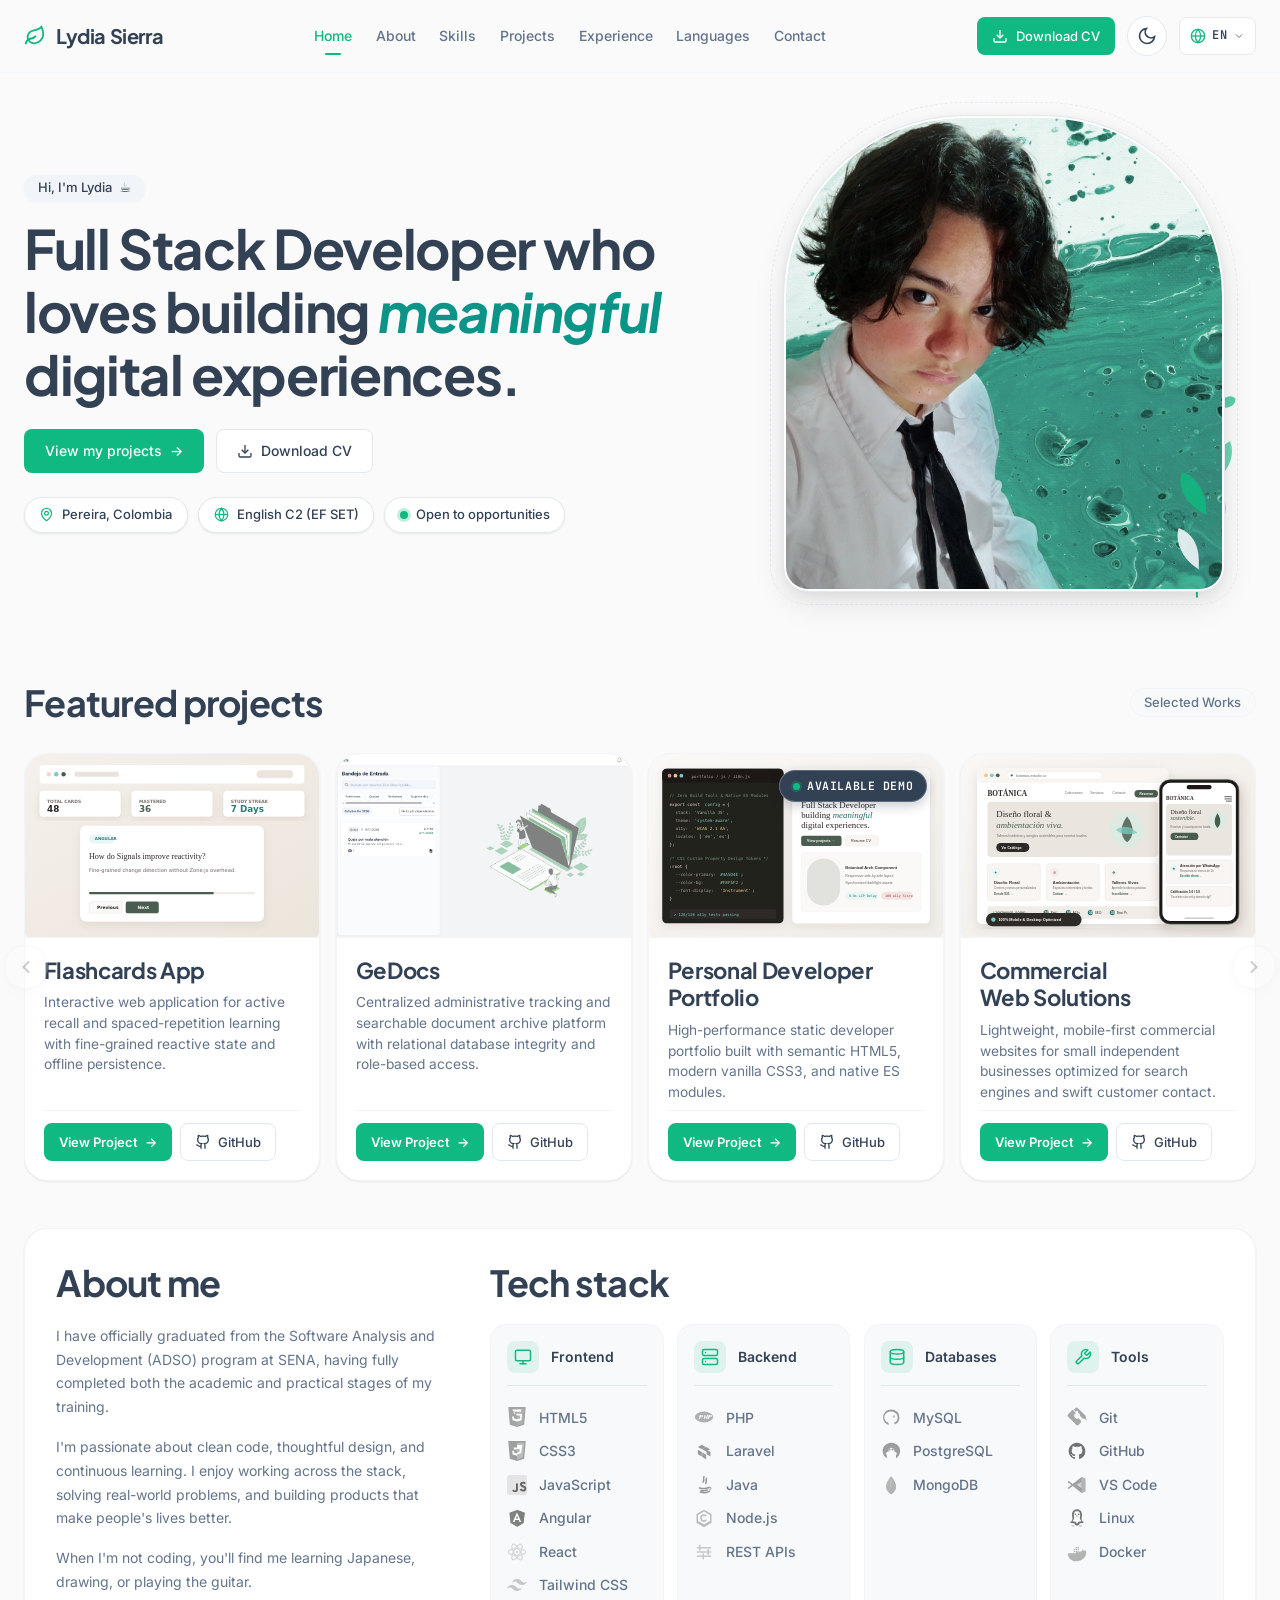
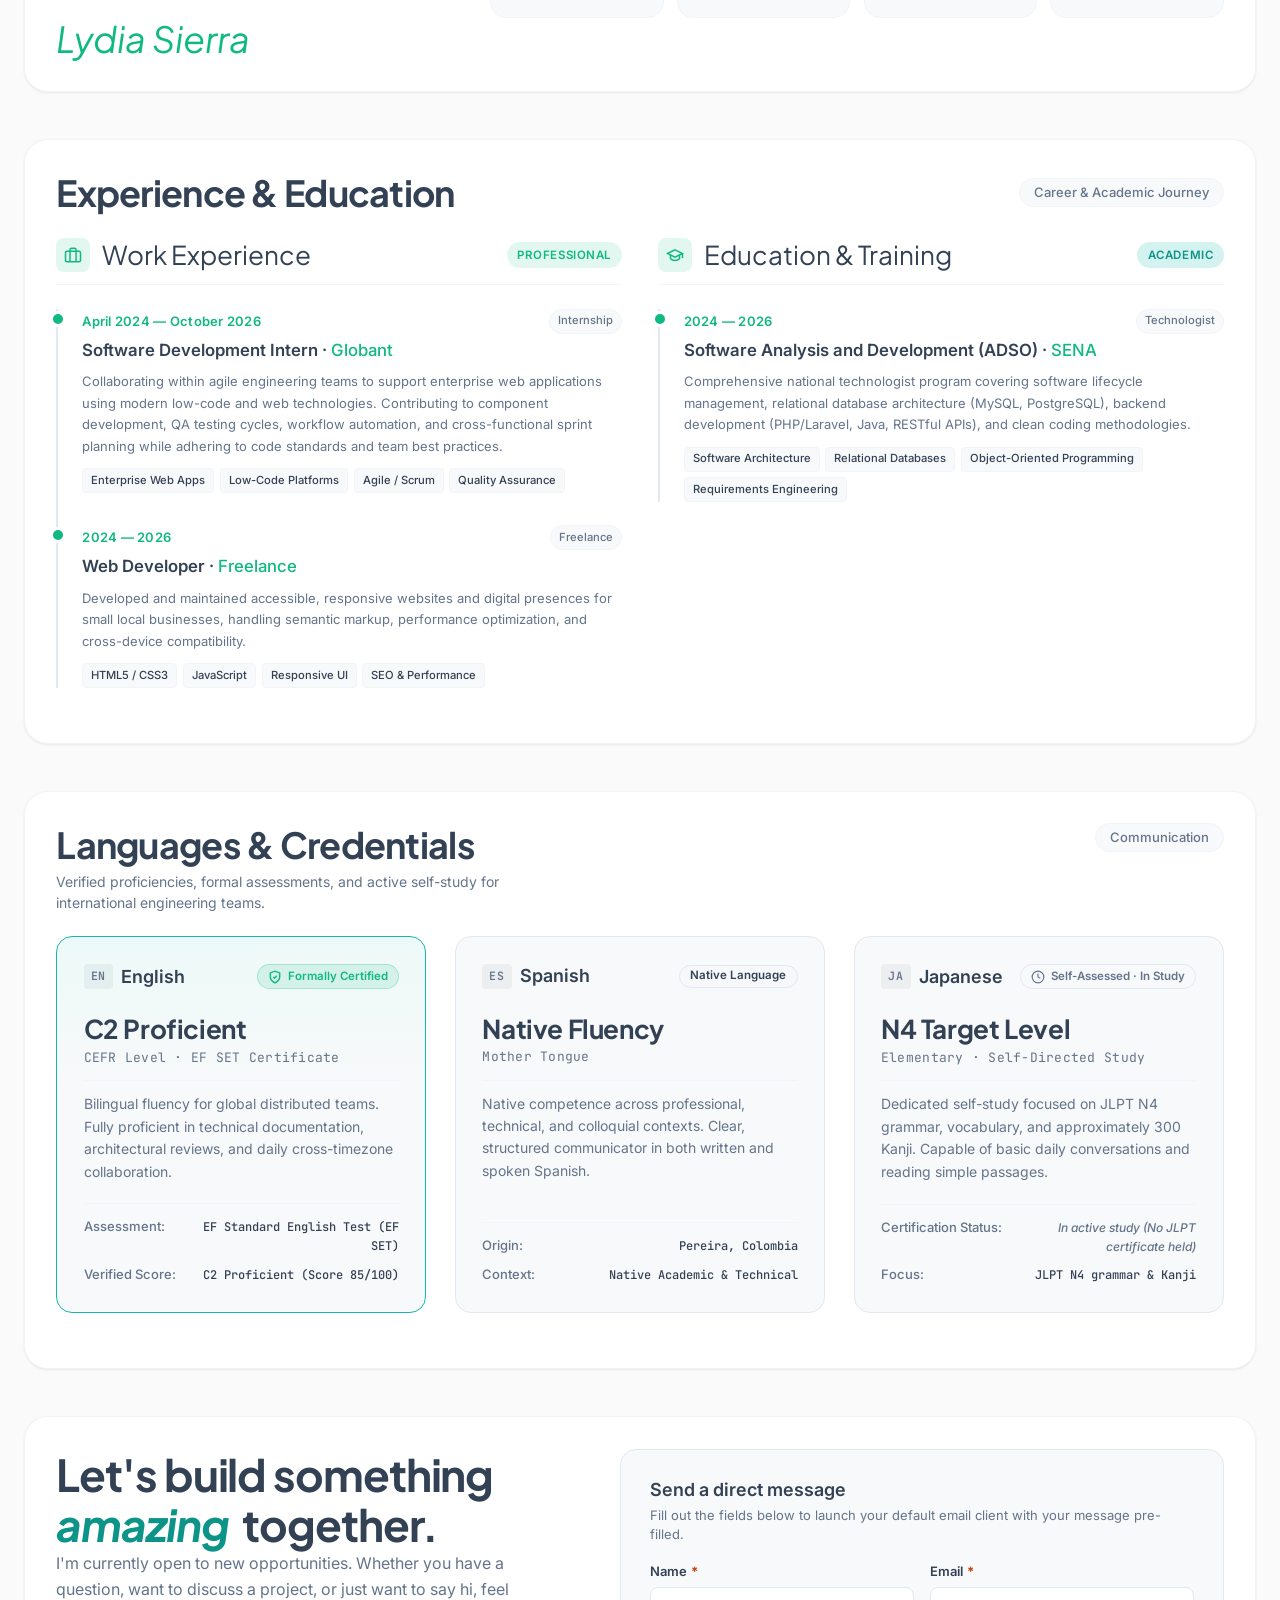
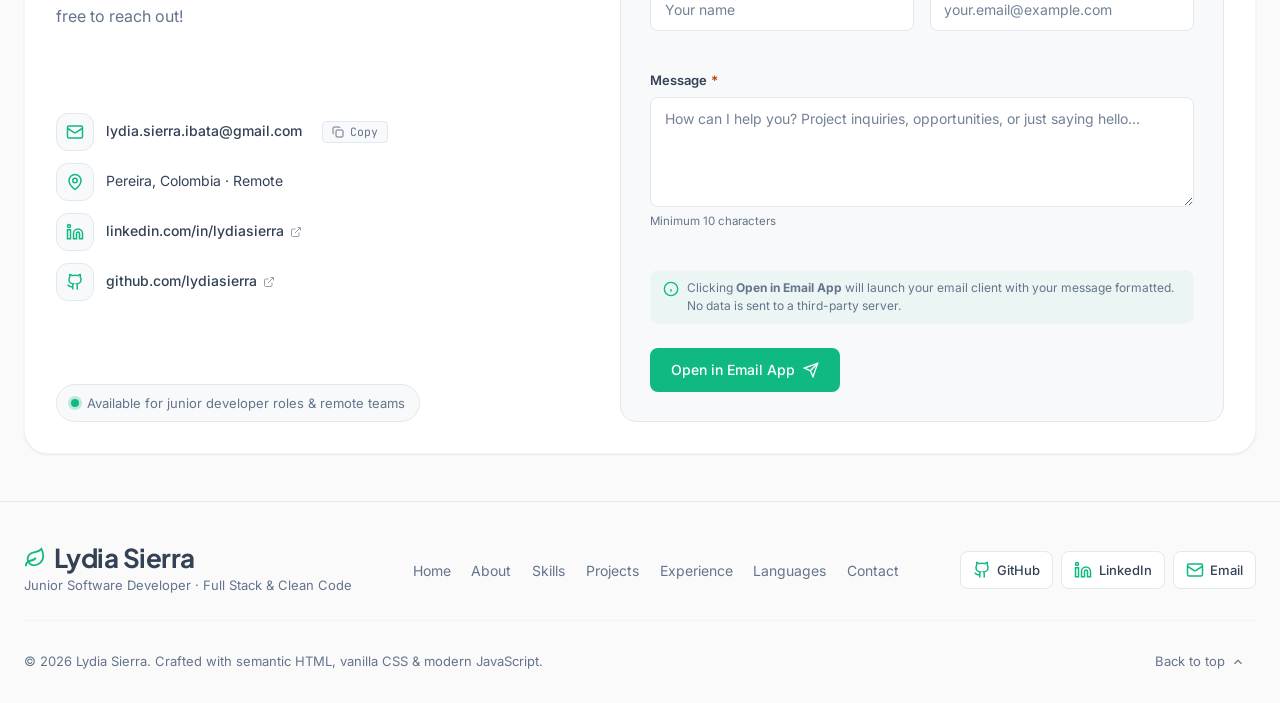
<file: index.html>
<!DOCTYPE html>
<html lang="en">

<head>
  <meta charset="UTF-8">
  <meta name="viewport" content="width=device-width, initial-scale=1.0">
  <meta name="description"
    content="Personal developer portfolio of Lydia Sierra — Junior Software Developer. Explore projects, technical skills, experience, and contact information.">
  <meta name="author" content="Lydia Sierra">
  <title>Lydia Sierra — Personal Developer Portfolio</title>

  <!-- Favicon -->
  <link rel="icon" type="image/svg+xml" href="assets/icons/favicon.svg">

  <!-- Open Graph / Social Media Metadata (Uses verified repository preview image) -->
  <meta property="og:type" content="website">
  <meta property="og:site_name" content="Lydia Sierra — Developer Portfolio">
  <meta property="og:title" content="Lydia Sierra — Personal Developer Portfolio">
  <meta property="og:description"
    content="Personal developer portfolio of Lydia Sierra — Junior Software Developer. Explore projects, technical skills, experience, and contact information.">
  <meta property="og:image" content="assets/images/hero-workspace.jpg">
  <meta property="og:image:width" content="1024">
  <meta property="og:image:height" content="682">
  <meta property="og:image:alt"
    content="Developer workspace setup with laptop displaying code, coffee cup, and open notebook">
  <meta property="og:locale" content="en_US">
  <meta property="og:locale:alternate" content="es_CO">

  <!-- Twitter Card Metadata -->
  <meta name="twitter:card" content="summary_large_image">
  <meta name="twitter:title" content="Lydia Sierra — Personal Developer Portfolio">
  <meta name="twitter:description"
    content="Personal developer portfolio of Lydia Sierra — Junior Software Developer. Explore projects, technical skills, experience, and contact information.">
  <meta name="twitter:image" content="assets/images/hero-workspace.jpg">
  <meta name="twitter:image:alt"
    content="Developer workspace setup with laptop displaying code, coffee cup, and open notebook">

  <!-- Canonical URL (Uncomment and configure once public production domain is finalized) -->
  <!-- <link rel="canonical" href="https://your-domain.com/"> -->

  <!-- Early Theme Detection Script (FOUC Prevention) -->
  <script>
    (function () {
      try {
        const stored = localStorage.getItem('portfolio-theme');
        const isValid = stored === 'dark' || stored === 'light';
        const prefersDark = window.matchMedia && window.matchMedia('(prefers-color-scheme: dark)').matches;
        const theme = isValid ? stored : (prefersDark ? 'dark' : 'light');
        document.documentElement.setAttribute('data-theme', theme);
      } catch (err) { }
    })();
  </script>

  <!-- Typography: Google Fonts Preconnect & Stylesheets -->
  <link rel="preconnect" href="https://fonts.googleapis.com">
  <link rel="preconnect" href="https://fonts.gstatic.com" crossorigin>
  <link
    href="https://fonts.googleapis.com/css2?family=Inter:wght@400;500;600;700&family=JetBrains+Mono:wght@400;500&family=Plus+Jakarta+Sans:wght@400;600;700&display=swap"
    rel="stylesheet">

  <!-- Stylesheets -->
  <link rel="stylesheet" href="css/variables.css">
  <link rel="stylesheet" href="css/style.css">
  <link rel="stylesheet" href="css/header.css">
  <link rel="stylesheet" href="css/hero.css">
  <link rel="stylesheet" href="css/about-skills.css">
  <link rel="stylesheet" href="css/projects.css">
  <link rel="stylesheet" href="css/experience.css">
  <link rel="stylesheet" href="css/languages.css">
  <link rel="stylesheet" href="css/contact.css">
  <link rel="stylesheet" href="css/footer.css">
</head>

<body>
  <!-- Accessible Skip-to-Content Link -->
  <a href="#main-content" class="skip-link" data-i18n="a11y.skipLink">Skip to main content</a>

  <!-- Polite Screen Reader Announcement Region for i18n -->
  <div id="i18n-announcer" class="sr-only" aria-live="polite" aria-atomic="true"></div>

  <!-- 1. Header and Navigation Landmark -->
  <header class="site-header" id="header">
    <div class="container header-container">
      <a href="#hero" class="brand-link" data-i18n-aria-label="brand.ariaLabel" aria-label="Lydia Sierra — Home">
        <svg class="brand-icon" aria-hidden="true" width="24" height="24" viewBox="0 0 24 24" fill="none"
          stroke="currentColor" stroke-width="2">
          <path d="M11 20A7 7 0 0 1 9.8 6.1C15.5 5 17 4.48 19 2c1 2 2 4.18 2 8 0 5.5-4.78 10-10 10Z" />
          <path d="M2 21c0-3 1.85-5.36 5.08-6C9.5 14.52 12 13 13 12" />
        </svg>
        <span class="brand-name">Lydia Sierra</span>
      </a>

      <!-- Mobile Navigation Toggle -->
      <button type="button" class="nav-toggle" aria-expanded="false" aria-controls="primary-nav"
        data-i18n-aria-label="nav.toggleAria" aria-label="Toggle navigation menu">
        <span class="nav-toggle-icon" aria-hidden="true"></span>
      </button>

      <!-- Navigation Links -->
      <nav id="primary-nav" class="nav-menu" data-i18n-aria-label="nav.ariaLabel" aria-label="Primary navigation">
        <ul class="nav-list" id="nav-list">
          <li data-nav-id="hero"><a href="#hero" class="nav-link active" aria-current="page"
              data-i18n="nav.home">Home</a></li>
          <li data-nav-id="about"><a href="#about" class="nav-link" data-i18n="nav.about">About</a></li>
          <li data-nav-id="skills"><a href="#skills" class="nav-link" data-i18n="nav.skills">Skills</a></li>
          <li data-nav-id="projects"><a href="#projects" class="nav-link" data-i18n="nav.projects">Projects</a></li>
          <li data-nav-id="experience"><a href="#experience" class="nav-link" data-i18n="nav.experience">Experience</a>
          </li>
          <li data-nav-id="languages"><a href="#languages" class="nav-link" data-i18n="nav.languages">Languages</a></li>
          <li data-nav-id="contact"><a href="#contact" class="nav-link" data-i18n="nav.contact">Contact</a></li>
          <!-- Progressive Overflow Menu Item for Desktop & Tablet -->
          <li class="nav-overflow-item" id="nav-overflow-item" hidden>
            <button type="button" id="nav-overflow-btn" class="nav-link nav-overflow-btn" aria-expanded="false"
              aria-haspopup="true" aria-controls="nav-overflow-menu" data-i18n-aria-label="nav.moreLinks"
              aria-label="More navigation links">
              <span class="nav-overflow-text" data-i18n="nav.more">More</span>
              <svg class="nav-overflow-caret" width="12" height="12" viewBox="0 0 24 24" fill="none"
                stroke="currentColor" stroke-width="2.5" aria-hidden="true">
                <polyline points="6 9 12 15 18 9" />
              </svg>
            </button>
            <ul id="nav-overflow-menu" class="nav-overflow-menu" role="menu" data-i18n-aria-label="nav.moreLinks"
              aria-label="More navigation links" hidden></ul>
          </li>
        </ul>

        <!-- Mobile Drawer Action Controls (Rendered inside mobile navigation drawer only) -->
        <div class="nav-drawer-actions" id="nav-drawer-actions">
          <a href="assets/documents/Lydia_Sierra_CV_EN.pdf" class="btn btn-primary btn-sm btn-drawer-cv cv-download-link"
            download="Lydia_Sierra_Resume_EN.pdf" target="_blank" rel="noopener noreferrer"
            data-i18n-title="actions.cvTitle" title="Download CV (PDF)"
            data-i18n-aria-label="actions.cvAriaLabel" aria-label="Download Lydia Sierra's CV in English (PDF)">
            <svg class="btn-icon" aria-hidden="true" width="16" height="16" viewBox="0 0 24 24" fill="none"
              stroke="currentColor" stroke-width="2">
              <path d="M21 15v4a2 2 0 0 1-2 2H5a2 2 0 0 1-2-2v-4" />
              <polyline points="7 10 12 15 17 10" />
              <line x1="12" y1="15" x2="12" y2="3" />
            </svg>
            <span data-i18n="actions.downloadCv">Download CV</span>
          </a>

          <button type="button" class="btn-theme-drawer theme-toggle-btn" data-action="theme-toggle"
            aria-label="Switch to dark theme" title="Switch to dark theme">
            <span class="theme-icon-slot" aria-hidden="true">
              <svg class="theme-icon" aria-hidden="true" width="18" height="18" viewBox="0 0 24 24" fill="none"
                stroke="currentColor" stroke-width="2">
                <path d="M21 12.79A9 9 0 1 1 11.21 3 7 7 0 0 0 21 12.79z" />
              </svg>
            </span>
            <span class="theme-drawer-text">Switch to dark theme</span>
          </button>
        </div>
      </nav>

      <!-- Header Action Controls -->
      <div class="header-actions">


        <a href="assets/documents/Lydia_Sierra_CV_EN.pdf" class="btn btn-primary btn-sm desktop-only-action cv-download-link"
          download="Lydia_Sierra_Resume_EN.pdf" target="_blank" rel="noopener noreferrer"
          data-i18n-title="actions.cvTitle" title="Download CV (PDF)"
          data-i18n-aria-label="actions.cvAriaLabel" aria-label="Download Lydia Sierra's CV in English (PDF)">
          <svg class="btn-icon" aria-hidden="true" width="16" height="16" viewBox="0 0 24 24" fill="none"
            stroke="currentColor" stroke-width="2">
            <path d="M21 15v4a2 2 0 0 1-2 2H5a2 2 0 0 1-2-2v-4" />
            <polyline points="7 10 12 15 17 10" />
            <line x1="12" y1="15" x2="12" y2="3" />
          </svg>
          <span data-i18n="actions.downloadCv">Download CV</span>
        </a>

        <button type="button" id="theme-toggle" class="btn-icon-toggle desktop-only-action theme-toggle-btn"
          data-action="theme-toggle" aria-label="Switch to dark theme" title="Switch to dark theme">
          <svg class="theme-icon" aria-hidden="true" width="20" height="20" viewBox="0 0 24 24" fill="none"
            stroke="currentColor" stroke-width="2">
            <path d="M21 12.79A9 9 0 1 1 11.21 3 7 7 0 0 0 21 12.79z" />
          </svg>
        </button>

        <!-- Language Selector Dropdown -->
        <div class="lang-selector-wrapper" id="lang-selector-wrapper">
          <button type="button" id="lang-selector-btn" class="lang-selector-btn" aria-expanded="false"
            aria-haspopup="listbox" aria-controls="lang-menu" data-i18n-aria-label="actions.langBtnAria"
            aria-label="Change language. Current language: English">
            <svg class="lang-icon" width="16" height="16" viewBox="0 0 24 24" fill="none" stroke="currentColor"
              stroke-width="2" aria-hidden="true">
              <circle cx="12" cy="12" r="10" />
              <line x1="2" y1="12" x2="22" y2="12" />
              <path d="M12 2a15.3 15.3 0 0 1 4 10 15.3 15.3 0 0 1-4 10 15.3 15.3 0 0 1-4-10 15.3 15.3 0 0 1 4-10z" />
            </svg>
            <span class="lang-current-code" id="lang-current-code">EN</span>
            <svg class="lang-caret" width="12" height="12" viewBox="0 0 24 24" fill="none" stroke="currentColor"
              stroke-width="2" aria-hidden="true">
              <polyline points="6 9 12 15 18 9" />
            </svg>
          </button>

          <ul id="lang-menu" class="lang-menu" role="listbox" data-i18n-aria-label="actions.langMenuAria"
            aria-label="Language selection" hidden>
            <li role="option" id="lang-opt-en" class="lang-option selected" data-lang="en" aria-selected="true"
              tabindex="-1">
              <span class="lang-option-code">EN</span>
              <span class="lang-option-name">English</span>
              <svg class="lang-check" width="14" height="14" viewBox="0 0 24 24" fill="none" stroke="currentColor"
                stroke-width="2.5" aria-hidden="true">
                <polyline points="20 6 9 17 4 12" />
              </svg>
            </li>
            <li role="option" id="lang-opt-es" class="lang-option" data-lang="es" aria-selected="false" tabindex="-1">
              <span class="lang-option-code">ES</span>
              <span class="lang-option-name">Español</span>
              <svg class="lang-check" width="14" height="14" viewBox="0 0 24 24" fill="none" stroke="currentColor"
                stroke-width="2.5" aria-hidden="true">
                <polyline points="20 6 9 17 4 12" />
              </svg>
            </li>
          </ul>
        </div>
      </div>
    </div>
  </header>

  <!-- Main Content Landmark -->
  <main id="main-content" class="main-content">

    <!-- 2. Hero Section -->
    <section id="hero" class="hero-section" aria-labelledby="hero-title">
      <div class="container hero-container">
        <div class="hero-content">
          <p class="badge badge-greeting">
            <span data-i18n="hero.greeting">Hi, I'm Lydia</span> <span role="img" aria-label="coffee cup">☕</span>
          </p>

          <div class="hero-title-row">
            <h1 id="hero-title" class="hero-title" data-i18n-html="hero.titleHtml">
              Full Stack Developer who loves building <span class="accent-text"><em>meaningful</em></span> digital
              experiences.
            </h1>
            <!-- Compact Circular Portrait (Visible exclusively on narrow viewports beside title) -->
            <div class="hero-portrait-compact">
              <img src="assets/images/hero-portrait-light.png" class="portrait-compact-img portrait-light"
                data-i18n-alt="hero.imageAlt"
                alt="Portrait of Lydia Sierra wearing a white shirt and black tie against an emerald green fluid art background"
                width="92" height="92" loading="eager" fetchpriority="high" decoding="async">
              <img src="assets/images/hero-portrait-dark.png" class="portrait-compact-img portrait-dark"
                data-i18n-alt="hero.imageAlt"
                alt="Portrait of Lydia Sierra wearing a white shirt and black tie against an emerald green fluid art background"
                width="92" height="92" loading="eager" fetchpriority="high" decoding="async">
            </div>
          </div>

          <div class="hero-actions">
            <a href="#projects" class="btn btn-primary">
              <span data-i18n="hero.ctaProjects">View my projects</span> <span aria-hidden="true">&rarr;</span>
            </a>
            <a href="assets/documents/Lydia_Sierra_CV_EN.pdf" class="btn btn-secondary cv-download-link"
              download="Lydia_Sierra_Resume_EN.pdf" target="_blank" rel="noopener noreferrer"
              data-i18n-title="actions.cvTitle" title="Download CV (PDF)"
              data-i18n-aria-label="actions.cvAriaLabel" aria-label="Download Lydia Sierra's CV in English (PDF)">
              <svg class="btn-icon" aria-hidden="true" width="16" height="16" viewBox="0 0 24 24" fill="none"
                stroke="currentColor" stroke-width="2">
                <path d="M21 15v4a2 2 0 0 1-2 2H5a2 2 0 0 1-2-2v-4" />
                <polyline points="7 10 12 15 17 10" />
                <line x1="12" y1="15" x2="12" y2="3" />
              </svg>
              <span data-i18n="hero.ctaCv">Download CV</span>
            </a>
          </div>

          <ul class="hero-meta-list" aria-label="Key professional attributes">
            <li>
              <svg class="meta-icon" aria-hidden="true" width="16" height="16" viewBox="0 0 24 24" fill="none"
                stroke="currentColor" stroke-width="2">
                <path d="M20 10c0 6-8 12-8 12s-8-6-8-12a8 8 0 0 1 16 0Z" />
                <circle cx="12" cy="10" r="3" />
              </svg>
              <span data-i18n="hero.pillLocation">Pereira, Colombia</span>
            </li>
            <li>
              <svg class="meta-icon" aria-hidden="true" width="16" height="16" viewBox="0 0 24 24" fill="none"
                stroke="currentColor" stroke-width="2">
                <circle cx="12" cy="12" r="10" />
                <line x1="2" y1="12" x2="22" y2="12" />
                <path d="M12 2a15.3 15.3 0 0 1 4 10 15.3 15.3 0 0 1-4 10 15.3 15.3 0 0 1-4-10 15.3 15.3 0 0 1 4-10z" />
              </svg>
              <span data-i18n="hero.pillEnglish">English C2 (EF SET)</span>
            </li>
            <li>
              <span class="status-indicator-dot" aria-hidden="true"></span>
              <span data-i18n="hero.pillStatus">Open to opportunities</span>
            </li>
          </ul>
        </div>

        <!-- Wide Botanical Canopy & Arch (Visible on wide viewports beside hero text) -->
        <div class="hero-visual-wrapper" id="hero-visual-wrapper">
          <div class="hero-arch-wrapper">
            <!-- Dashed outer architectural aura -->
            <div class="hero-arch-aura" aria-hidden="true"></div>

            <!-- Background foliage layer (stem emerging from behind the arch) -->
            <svg class="hero-foliage hero-foliage-back" aria-hidden="true" width="120" height="240"
              viewBox="0 0 120 240" fill="none">
              <path d="M60 230 C 58 170, 75 110, 85 20" stroke="var(--color-primary)" stroke-width="2.25"
                stroke-linecap="round" />
              <path d="M66 170 C 85 160, 95 140, 90 125 C 75 130, 68 145, 67 160" fill="var(--color-primary)"
                opacity="0.65" />
              <path d="M76 105 C 95 95, 102 75, 96 60 C 82 68, 77 82, 76 96" fill="var(--color-primary)"
                opacity="0.65" />
              <path d="M80 75 C 65 65, 60 48, 66 35 C 78 40, 82 55, 81 68" fill="var(--color-accent-pink)"
                opacity="0.9" />
              <path d="M85 20 C 88 12, 98 8, 102 14 C 102 22, 94 25, 87 23" fill="var(--color-primary)"
                opacity="0.75" />
            </svg>

            <!-- Architectural Arch Frame -->
            <figure class="hero-arch-frame">
              <img src="assets/images/hero-portrait-light.png" class="portrait-arch-img portrait-light"
                data-i18n-alt="hero.imageAlt"
                alt="Portrait of Lydia Sierra wearing a white shirt and black tie against an emerald green fluid art background"
                width="1024" height="784" loading="eager" fetchpriority="high" decoding="async">
              <img src="assets/images/hero-portrait-dark.png" class="portrait-arch-img portrait-dark"
                data-i18n-alt="hero.imageAlt"
                alt="Portrait of Lydia Sierra wearing a white shirt and black tie against an emerald green fluid art background"
                width="1024" height="784" loading="eager" fetchpriority="high" decoding="async">
            </figure>

            <!-- Foreground foliage layer (olive leaf & blush leaf draping over front arch perimeter) -->
            <svg class="hero-foliage hero-foliage-front" aria-hidden="true" width="120" height="240"
              viewBox="0 0 120 240" fill="none">
              <!-- Blush pink leaf resting near lower edge -->
              <path d="M62 200 C 45 190, 35 170, 40 155 C 55 160, 62 175, 62 190" fill="var(--color-accent-pink)"
                opacity="0.95" />
              <!-- Overlapping olive leaf crossing the front perimeter of the arch -->
              <path d="M70 140 C 46 130, 38 108, 44 94 C 58 98, 68 114, 70 130" fill="var(--color-primary)"
                opacity="0.9" />
            </svg>
          </div>
        </div>
      </div>
    </section>

    <!-- 5. Featured Projects Section (Full-Width Immersive Showcase) -->
    <section id="projects" class="projects-section" aria-labelledby="projects-title">
      <div class="container container-wide projects-container">
        <div class="projects-panel surface-card">
          <div class="projects-header-bar">
            <h2 id="projects-title" class="section-title" data-i18n="projects.title">Featured projects</h2>
            <span class="badge badge-subtle" data-i18n="projects.badge">Selected Works</span>
          </div>

          <!-- Horizontal Scrolling Project Track Container -->
          <div class="projects-track-wrapper">
            <!-- Desktop Controls: Left Navigation Arrow -->
            <button
              type="button"
              class="track-nav-btn track-nav-prev"
              id="track-nav-prev"
              aria-label="Scroll projects left"
              data-i18n-aria-label="projects.trackPrevAria"
              title="Previous projects"
              data-i18n-title="projects.trackPrevTitle"
            >
              <svg aria-hidden="true" width="20" height="20" viewBox="0 0 24 24" fill="none" stroke="currentColor" stroke-width="2.5" stroke-linecap="round" stroke-linejoin="round">
                <polyline points="15 18 9 12 15 6"></polyline>
              </svg>
            </button>

            <!-- Horizontal Scrolling Track -->
            <div class="projects-track" id="projects-track" tabindex="0" role="region" aria-label="Featured projects track">
            <!-- Project 1: Flashcards App -->
            <article class="project-card" data-project-id="flashcards-app" id="card-flashcards-app" tabindex="0" role="region" aria-label="Flashcards App project card">
              <div class="project-card-media">
                <img
                  src="assets/images/project-flashcards.svg"
                  alt="Flashcards App interface preview showing a study card on Angular Signals with progress tracking"
                  data-i18n-alt="projects.flashcards.alt"
                  width="600"
                  height="375"
                  loading="lazy"
                  decoding="async"
                  class="project-card-img"
                >
              </div>
              <div class="project-card-body">
                <div class="project-card-header">
                  <h3 class="project-card-title" data-i18n="projects.flashcards.title">Flashcards App</h3>
                </div>
                <p class="project-card-desc" data-i18n="projects.flashcards.desc">
                  Interactive web application for active recall and spaced-repetition learning with fine-grained reactive state and offline persistence.
                </p>
<!--                 <ul class="project-card-tags" aria-label="Technologies used">
                  <li class="project-card-tag accent-primary">Angular</li>
                  <li class="project-card-tag neutral">TypeScript</li>
                  <li class="project-card-tag accent-turquoise">Signals</li>
                  <li class="project-card-tag accent-pink">Tailwind CSS</li>
                  <li class="project-card-tag neutral">Local Storage</li>
                </ul> -->
                <div class="project-card-actions">
                  <button type="button" class="btn btn-primary btn-sm btn-card-explore" data-project-id="flashcards-app" aria-label="Explore Case Study for Flashcards App">
                    <span data-i18n="projects.exploreCaseStudy">View Project</span>
                    <span aria-hidden="true">&rarr;</span>
                  </button>
                  <a href="https://github.com/LydiaSierra" target="_blank" rel="noopener noreferrer" class="btn btn-secondary btn-sm btn-card-repo" aria-label="View Flashcards App on GitHub (opens in new tab)">
                    <svg aria-hidden="true" width="16" height="16" viewBox="0 0 24 24" fill="none" stroke="currentColor" stroke-width="2">
                      <path d="M15 22v-4a4.8 4.8 0 0 0-1-3.5c3 0 6-2 6-5.5.08-1.25-.27-2.48-1-3.5.28-1.15.28-2.35 0-3.5 0 0-1 0-3 1.5-2.64-.5-5.36-.5-8 0C6 2 5 2 5 2c-.3 1.15-.3 2.35 0 3.5A5.403 5.403 0 0 0 4 9c0 3.5 3 5.5 6 5.5-.39.49-.68 1.05-.85 1.65-.17.6-.22 1.23-.15 1.85v4"/>
                      <path d="M9 18c-4.51 2-5-2-7-2"/>
                    </svg>
                    <span data-i18n="projects.githubRepo">GitHub</span>
                  </a>
                </div>
              </div>
            </article>

            <!-- Project 2: GeDocs -->
            <article class="project-card" data-project-id="gedocs" id="card-gedocs" tabindex="0" role="region" aria-label="GeDocs project card">
              <div class="project-card-media">
                <img
                  src="assets/images/gedocs-screenshot.png"
                  alt="GeDocs document management system dashboard showing document list, search filters, and status indicators"
                  data-i18n-alt="projects.gedocs.alt"
                  width="600"
                  height="375"
                  loading="lazy"
                  decoding="async"
                  class="project-card-img"
                >
              </div>
              <div class="project-card-body">
                <div class="project-card-header">
                  <h3 class="project-card-title" data-i18n="projects.gedocs.title">GeDocs — Document Management</h3>
                </div>
                <p class="project-card-desc" data-i18n="projects.gedocs.desc">
                  Centralized administrative tracking and searchable document archive platform with relational database integrity and role-based access.
                </p>
<!--                 <ul class="project-card-tags" aria-label="Technologies used">
                  <li class="project-card-tag accent-primary">PHP Laravel</li>
                  <li class="project-card-tag neutral">MySQL</li>
                  <li class="project-card-tag neutral">JavaScript</li>
                  <li class="project-card-tag accent-turquoise">Bootstrap</li>
                  <li class="project-card-tag accent-pink">MVC Architecture</li>
                </ul> -->
                <div class="project-card-actions">
                  <button type="button" class="btn btn-primary btn-sm btn-card-explore" data-project-id="gedocs" aria-label="Explore Case Study for GeDocs">
                    <span data-i18n="projects.exploreCaseStudy">View Project</span>
                    <span aria-hidden="true">&rarr;</span>
                  </button>
                  <a href="https://github.com/LydiaSierra" target="_blank" rel="noopener noreferrer" class="btn btn-secondary btn-sm btn-card-repo" aria-label="View GeDocs on GitHub (opens in new tab)">
                    <svg aria-hidden="true" width="16" height="16" viewBox="0 0 24 24" fill="none" stroke="currentColor" stroke-width="2">
                      <path d="M15 22v-4a4.8 4.8 0 0 0-1-3.5c3 0 6-2 6-5.5.08-1.25-.27-2.48-1-3.5.28-1.15.28-2.35 0-3.5 0 0-1 0-3 1.5-2.64-.5-5.36-.5-8 0C6 2 5 2 5 2c-.3 1.15-.3 2.35 0 3.5A5.403 5.403 0 0 0 4 9c0 3.5 3 5.5 6 5.5-.39.49-.68 1.05-.85 1.65-.17.6-.22 1.23-.15 1.85v4"/>
                      <path d="M9 18c-4.51 2-5-2-7-2"/>
                    </svg>
                    <span data-i18n="projects.githubRepo">GitHub</span>
                  </a>
                </div>
              </div>
            </article>

            <!-- Project 3: Personal Developer Portfolio -->
            <article class="project-card" data-project-id="portfolio" id="card-portfolio" tabindex="0" role="region" aria-label="Personal Developer Portfolio project card">
              <div class="project-card-media">
                <img
                  src="assets/images/project-portfolio.svg"
                  alt="Personal developer portfolio website preview showcasing editorial layout and warm aesthetic"
                  data-i18n-alt="projects.portfolio.alt"
                  width="600"
                  height="375"
                  loading="lazy"
                  decoding="async"
                  class="project-card-img"
                >
                <!-- Visually distinct "Available Demo" overlay badge -->
                <span class="project-demo-badge">
                  <span class="demo-indicator-dot" aria-hidden="true"></span>
                  <span data-i18n="projects.demoAvailable">Available Demo</span>
                </span>
              </div>
              <div class="project-card-body">
                <div class="project-card-header">
                  <h3 class="project-card-title" data-i18n="projects.portfolio.title">Personal Developer Portfolio</h3>
                </div>
                <p class="project-card-desc" data-i18n="projects.portfolio.desc">
                  High-performance static developer portfolio built with semantic HTML5, modern vanilla CSS3, and native ES modules.
                </p>
<!--                 <ul class="project-card-tags" aria-label="Technologies used">
                  <li class="project-card-tag accent-primary">Vanilla HTML5</li>
                  <li class="project-card-tag accent-turquoise">Modern CSS3</li>
                  <li class="project-card-tag neutral">JavaScript ES6+</li>
                  <li class="project-card-tag accent-pink">Bilingual i18n</li>
                  <li class="project-card-tag neutral">WCAG 2.1 AA</li>
                </ul> -->
                <div class="project-card-actions">
                  <button type="button" class="btn btn-primary btn-sm btn-card-explore" data-project-id="portfolio" aria-label="Explore Case Study for Personal Developer Portfolio">
                    <span data-i18n="projects.exploreCaseStudy">View Project</span>
                    <span aria-hidden="true">&rarr;</span>
                  </button>
                  <a href="https://github.com/LydiaSierra" target="_blank" rel="noopener noreferrer" class="btn btn-secondary btn-sm btn-card-repo" aria-label="View Portfolio on GitHub (opens in new tab)">
                    <svg aria-hidden="true" width="16" height="16" viewBox="0 0 24 24" fill="none" stroke="currentColor" stroke-width="2">
                      <path d="M15 22v-4a4.8 4.8 0 0 0-1-3.5c3 0 6-2 6-5.5.08-1.25-.27-2.48-1-3.5.28-1.15.28-2.35 0-3.5 0 0-1 0-3 1.5-2.64-.5-5.36-.5-8 0C6 2 5 2 5 2c-.3 1.15-.3 2.35 0 3.5A5.403 5.403 0 0 0 4 9c0 3.5 3 5.5 6 5.5-.39.49-.68 1.05-.85 1.65-.17.6-.22 1.23-.15 1.85v4"/>
                      <path d="M9 18c-4.51 2-5-2-7-2"/>
                    </svg>
                    <span data-i18n="projects.githubRepo">GitHub</span>
                  </a>
                </div>
              </div>
            </article>

            <!-- Project 4: Commercial Web Solutions -->
            <article class="project-card" data-project-id="freelance-sites" id="card-freelance-sites" tabindex="0" role="region" aria-label="Commercial Web Solutions project card">
              <div class="project-card-media">
                <img
                  src="assets/images/project-freelance.svg"
                  alt="Collection of responsive freelance websites and landing pages for business clients"
                  data-i18n-alt="projects.freelance.alt"
                  width="600"
                  height="375"
                  loading="lazy"
                  decoding="async"
                  class="project-card-img"
                >
              </div>
              <div class="project-card-body">
                <div class="project-card-header">
                  <h3 class="project-card-title" data-i18n="projects.freelance.title">Commercial Web Solutions</h3>
                </div>
                <p class="project-card-desc" data-i18n="projects.freelance.desc">
                  Lightweight, mobile-first commercial websites for small independent businesses optimized for search engines and swift customer contact.
                </p>
<!--                 <ul class="project-card-tags" aria-label="Technologies used">
                  <li class="project-card-tag accent-primary">JavaScript</li>
                  <li class="project-card-tag accent-turquoise">CSS Grid/Flexbox</li>
                  <li class="project-card-tag neutral">Semantic HTML</li>
                  <li class="project-card-tag accent-pink">Responsive Design</li>
                  <li class="project-card-tag neutral">SEO Optimization</li>
                </ul> -->
                <div class="project-card-actions">
                  <button type="button" class="btn btn-primary btn-sm btn-card-explore" data-project-id="freelance-sites" aria-label="Explore Case Study for Commercial Web Solutions">
                    <span data-i18n="projects.exploreCaseStudy">View Project</span>
                    <span aria-hidden="true">&rarr;</span>
                  </button>
                  <a href="https://github.com/LydiaSierra" target="_blank" rel="noopener noreferrer" class="btn btn-secondary btn-sm btn-card-repo" aria-label="View Commercial Web Solutions on GitHub (opens in new tab)">
                    <svg aria-hidden="true" width="16" height="16" viewBox="0 0 24 24" fill="none" stroke="currentColor" stroke-width="2">
                      <path d="M15 22v-4a4.8 4.8 0 0 0-1-3.5c3 0 6-2 6-5.5.08-1.25-.27-2.48-1-3.5.28-1.15.28-2.35 0-3.5 0 0-1 0-3 1.5-2.64-.5-5.36-.5-8 0C6 2 5 2 5 2c-.3 1.15-.3 2.35 0 3.5A5.403 5.403 0 0 0 4 9c0 3.5 3 5.5 6 5.5-.39.49-.68 1.05-.85 1.65-.17.6-.22 1.23-.15 1.85v4"/>
                      <path d="M9 18c-4.51 2-5-2-7-2"/>
                    </svg>
                    <span data-i18n="projects.githubRepo">GitHub</span>
                  </a>
                </div>
              </div>
            </article>
            </div>

            <!-- Desktop Controls: Right Navigation Arrow -->
            <button
              type="button"
              class="track-nav-btn track-nav-next"
              id="track-nav-next"
              aria-label="Scroll projects right"
              data-i18n-aria-label="projects.trackNextAria"
              title="Next projects"
              data-i18n-title="projects.trackNextTitle"
            >
              <svg aria-hidden="true" width="20" height="20" viewBox="0 0 24 24" fill="none" stroke="currentColor" stroke-width="2.5" stroke-linecap="round" stroke-linejoin="round">
                <polyline points="9 18 15 12 9 6"></polyline>
              </svg>
            </button>
          </div>

          <!-- Mobile & Touch Visual Scroll Indicator -->
          <div class="projects-scroll-indicator" id="projects-scroll-indicator" aria-hidden="true">
            <div class="projects-scroll-progress" id="projects-scroll-progress"></div>
          </div>
        </div>
      </div>

      <!-- Accessible Case Study Detail Modal (Substantially Wider with Screenshot Gallery) -->
      <div class="modal-overlay" id="project-detail-modal" role="dialog" aria-modal="true"
        aria-labelledby="modal-project-title" aria-hidden="true">
        <div class="modal-dialog" id="modal-project-dialog">
          <button class="modal-close" id="modal-close-btn" aria-label="Close project details">✕</button>
          <div class="modal-body" id="modal-project-body">
            <!-- Dynamic Case Study Content with Screenshot Gallery rendered via JS -->
          </div>
        </div>
      </div>
    </section>

    <!-- 3 & 4. About & Skills Surface Landmark Panel -->
    <section class="about-skills-section container about-skills-container" aria-label="About and skills">
      <div class="about-skills-panel about-skills-wrapper surface-card">

        <!-- 3. About Section -->
        <section id="about" class="about-column" aria-labelledby="about-title">
          <h2 id="about-title" class="section-title" data-i18n="about.title">About me</h2>
          <div class="about-content-inner">
            <div class="about-body">
              <p data-i18n="about.p1">
                I have officially graduated from the Software Analysis and Development (ADSO) program at SENA, having
                fully completed both the academic and practical stages of my training.
              </p>
              <p data-i18n="about.p2">
                I'm passionate about clean code, thoughtful design, and continuous learning. I enjoy working across the
                stack, solving real-world problems, and building products that make people's lives better.
              </p>
              <p data-i18n="about.p3">
                When I'm not coding, you'll find me learning Japanese, drawing, or playing the guitar.
              </p>
            </div>
            <p class="signature" data-i18n-aria-label="about.signatureAria"
              aria-label="Personal signature: Lydia Sierra">
              Lydia Sierra
            </p>
          </div>
        </section>

        <!-- 4. Skills Section (Tech Stack) -->
        <section id="skills" class="skills-column" aria-labelledby="skills-title">
          <div class="skills-header">
            <h2 id="skills-title" class="section-title" data-i18n="skills.title">Tech stack</h2>
          </div>

          <div class="skills-grid">
            <!-- Frontend Category -->
            <div class="skill-category">
              <div class="category-header">
                <div class="category-icon" aria-hidden="true">
                  <svg class="skill-icon" aria-hidden="true" width="18" height="18" viewBox="0 0 24 24" fill="none"
                    stroke="currentColor" stroke-width="2" stroke-linecap="round" stroke-linejoin="round">
                    <rect width="20" height="14" x="2" y="3" rx="2" />
                    <line x1="8" x2="16" y1="21" y2="21" />
                    <line x1="12" x2="12" y1="17" y2="21" />
                  </svg>
                </div>
                <h3 class="skill-category-title" data-i18n="skills.catFrontend">Frontend</h3>
              </div>
              <div class="tech-list">
                <div class="tech-item" data-tech="html5" style="--brand-color: #E34F26;">
                  <img src="assets/icons/html5.svg" alt="" class="tech-item-icon" width="20" height="20">
                  <span class="tech-item-name">HTML5</span>
                </div>
                <div class="tech-item" data-tech="css3" style="--brand-color: #1572B6;">
                  <img src="assets/icons/css3.svg" alt="" class="tech-item-icon" width="20" height="20">
                  <span class="tech-item-name">CSS3</span>
                </div>
                <div class="tech-item" data-tech="javascript" style="--brand-color: #F7DF1E;">
                  <img src="assets/icons/javascript.svg" alt="" class="tech-item-icon" width="20" height="20">
                  <span class="tech-item-name">JavaScript</span>
                </div>
                <div class="tech-item" data-tech="angular" style="--brand-color: #DD0031;">
                  <img src="assets/icons/angular.svg" alt="" class="tech-item-icon" width="20" height="20">
                  <span class="tech-item-name">Angular</span>
                </div>
                <div class="tech-item" data-tech="react" style="--brand-color: #61DAFB;">
                  <img src="assets/icons/react.svg" alt="" class="tech-item-icon" width="20" height="20">
                  <span class="tech-item-name">React</span>
                </div>
                <div class="tech-item" data-tech="tailwind" style="--brand-color: #06B6D4;">
                  <img src="assets/icons/tailwind.svg" alt="" class="tech-item-icon" width="20" height="20">
                  <span class="tech-item-name">Tailwind CSS</span>
                </div>
              </div>
            </div>

            <!-- Backend Category -->
            <div class="skill-category">
              <div class="category-header">
                <div class="category-icon" aria-hidden="true">
                  <svg class="skill-icon" aria-hidden="true" width="18" height="18" viewBox="0 0 24 24" fill="none"
                    stroke="currentColor" stroke-width="2" stroke-linecap="round" stroke-linejoin="round">
                    <rect width="20" height="8" x="2" y="2" rx="2" />
                    <rect width="20" height="8" x="2" y="14" rx="2" />
                    <line x1="6" x2="6.01" y1="6" y2="6" />
                    <line x1="6" x2="6.01" y1="18" y2="18" />
                  </svg>
                </div>
                <h3 class="skill-category-title" data-i18n="skills.catBackend">Backend</h3>
              </div>
              <div class="tech-list">
                <div class="tech-item" data-tech="php" style="--brand-color: #777BB4;">
                  <img src="assets/icons/php.svg" alt="" class="tech-item-icon" width="20" height="20">
                  <span class="tech-item-name">PHP</span>
                </div>
                <div class="tech-item" data-tech="laravel" style="--brand-color: #FF2D20;">
                  <img src="assets/icons/laravel.svg" alt="" class="tech-item-icon" width="20" height="20">
                  <span class="tech-item-name">Laravel</span>
                </div>
                <div class="tech-item" data-tech="java" style="--brand-color: #EA2D2E;">
                  <img src="assets/icons/java.svg" alt="" class="tech-item-icon" width="20" height="20">
                  <span class="tech-item-name">Java</span>
                </div>
                <div class="tech-item" data-tech="nodejs" style="--brand-color: #5FA04E;">
                  <img src="assets/icons/nodejs.svg" alt="" class="tech-item-icon" width="20" height="20">
                  <span class="tech-item-name">Node.js</span>
                </div>
                <div class="tech-item" data-tech="rest-api" style="--brand-color: #0284C7;">
                  <img src="assets/icons/rest-api.svg" alt="" class="tech-item-icon" width="20" height="20">
                  <span class="tech-item-name">REST APIs</span>
                </div>
              </div>
            </div>

            <!-- Databases Category -->
            <div class="skill-category">
              <div class="category-header">
                <div class="category-icon" aria-hidden="true">
                  <svg class="skill-icon" aria-hidden="true" width="18" height="18" viewBox="0 0 24 24" fill="none"
                    stroke="currentColor" stroke-width="2" stroke-linecap="round" stroke-linejoin="round">
                    <ellipse cx="12" cy="5" rx="9" ry="3" />
                    <path d="M3 5V19A9 3 0 0 0 21 19V5" />
                    <path d="M3 12A9 3 0 0 0 21 12" />
                  </svg>
                </div>
                <h3 class="skill-category-title" data-i18n="skills.catDatabases">Databases</h3>
              </div>
              <div class="tech-list">
                <div class="tech-item" data-tech="mysql" style="--brand-color: #4479A1;">
                  <img src="assets/icons/mysql.svg" alt="" class="tech-item-icon" width="20" height="20">
                  <span class="tech-item-name">MySQL</span>
                </div>
                <div class="tech-item" data-tech="postgresql" style="--brand-color: #4169E1;">
                  <img src="assets/icons/postgresql.svg" alt="" class="tech-item-icon" width="20" height="20">
                  <span class="tech-item-name">PostgreSQL</span>
                </div>
                <div class="tech-item" data-tech="mongodb" style="--brand-color: #47A248;">
                  <img src="assets/icons/mongodb.svg" alt="" class="tech-item-icon" width="20" height="20">
                  <span class="tech-item-name">MongoDB</span>
                </div>
              </div>
            </div>

            <!-- Tools Category -->
            <div class="skill-category">
              <div class="category-header">
                <div class="category-icon" aria-hidden="true">
                  <svg class="skill-icon" aria-hidden="true" width="18" height="18" viewBox="0 0 24 24" fill="none"
                    stroke="currentColor" stroke-width="2" stroke-linecap="round" stroke-linejoin="round">
                    <path
                      d="M14.7 6.3a1 1 0 0 0 0 1.4l1.6 1.6a1 1 0 0 0 1.4 0l3.77-3.77a6 6 0 0 1-7.94 7.94l-6.91 6.91a2.12 2.12 0 0 1-3-3l6.91-6.91a6 6 0 0 1 7.94-7.94l-3.76 3.76z" />
                  </svg>
                </div>
                <h3 class="skill-category-title" data-i18n="skills.catTools">Tools</h3>
              </div>
              <div class="tech-list">
                <div class="tech-item" data-tech="git" style="--brand-color: #F05032;">
                  <img src="assets/icons/git.svg" alt="" class="tech-item-icon" width="20" height="20">
                  <span class="tech-item-name">Git</span>
                </div>
                <div class="tech-item" data-tech="github" style="--brand-color: #181717;">
                  <img src="assets/icons/github.svg" alt="" class="tech-item-icon" width="20" height="20">
                  <span class="tech-item-name">GitHub</span>
                </div>
                <div class="tech-item" data-tech="vscode" style="--brand-color: #007ACC;">
                  <img src="assets/icons/vscode.svg" alt="" class="tech-item-icon" width="20" height="20">
                  <span class="tech-item-name">VS Code</span>
                </div>
                <div class="tech-item" data-tech="linux" style="--brand-color: #FCC624;">
                  <img src="assets/icons/linux.svg" alt="" class="tech-item-icon" width="20" height="20">
                  <span class="tech-item-name">Linux</span>
                </div>
                <div class="tech-item" data-tech="docker" style="--brand-color: #2496ED;">
                  <img src="assets/icons/docker.svg" alt="" class="tech-item-icon" width="20" height="20">
                  <span class="tech-item-name">Docker</span>
                </div>
              </div>
            </div>
          </div>
        </section>

      </div>
    </section>



    <!-- 6. Experience and Education Section -->
    <section id="experience" class="experience-section" aria-labelledby="experience-title">
      <div class="container experience-container">
        <div class="experience-panel surface-card">
          <div class="experience-header-bar">
            <h2 id="experience-title" class="section-title" data-i18n="experience.title">Experience &amp; Education</h2>
            <span class="badge badge-subtle" data-i18n="experience.badge">Career &amp; Academic Journey</span>
          </div>

          <div class="journey-grid">
            <!-- Column 1: Professional Experience -->
            <div class="journey-column experience-column">
              <div class="column-header">
                <div class="column-icon-wrapper" aria-hidden="true">
                  <svg aria-hidden="true" width="18" height="18" viewBox="0 0 24 24" fill="none" stroke="currentColor"
                    stroke-width="2">
                    <rect width="20" height="14" x="2" y="7" rx="2" ry="2" />
                    <path d="M16 21V5a2 2 0 0 0-2-2h-4a2 2 0 0 0-2 2v16" />
                  </svg>
                </div>
                <h3 class="journey-heading" data-i18n="experience.workHeading">Work Experience</h3>
                <span class="journey-type-badge journey-type--work"
                  data-i18n="experience.workTypeBadge">Professional</span>
              </div>

              <ol class="timeline-list" aria-label="Professional work experience timeline">
                <!-- Globant -->
                <li class="timeline-item">
                  <div class="timeline-item-header">
                    <time datetime="2024" class="timeline-date" data-i18n="exp.globant.date">2024 &mdash; Present</time>
                    <span class="experience-tag" data-i18n="exp.globant.tag">Internship</span>
                  </div>
                  <h4 class="timeline-role">
                    <span data-i18n="exp.globant.role">Software Development Intern</span> &middot; <span
                      class="timeline-company">Globant</span>
                  </h4>
                  <p class="timeline-desc" data-i18n="exp.globant.desc">
                    Collaborating within agile engineering teams to support enterprise web applications using modern
                    low-code and web technologies. Contributing to component development, QA testing cycles, workflow
                    automation, and cross-functional sprint planning while adhering to code standards and team best
                    practices.
                  </p>
                  <ul class="timeline-tech-stack" aria-label="Core technologies used at Globant">
                    <li data-i18n="exp.globant.tech1">Enterprise Web Apps</li>
                    <li data-i18n="exp.globant.tech2">Low-Code Platforms</li>
                    <li data-i18n="exp.globant.tech3">Agile / Scrum</li>
                    <li data-i18n="exp.globant.tech4">Quality Assurance</li>
                  </ul>
                </li>

                <!-- Freelance -->
                <li class="timeline-item">
                  <div class="timeline-item-header">
                    <time datetime="2022" class="timeline-date" data-i18n="exp.freelance.date">2024 &mdash; 2026</time>
                    <span class="experience-tag" data-i18n="exp.freelance.tag">Freelance</span>
                  </div>
                  <h4 class="timeline-role">
                    <span data-i18n="exp.freelance.role">Web Developer</span> &middot; <span class="timeline-company"
                      data-i18n="exp.freelance.company">Freelance</span>
                  </h4>
                  <p class="timeline-desc" data-i18n="exp.freelance.desc">
                    Developed and maintained accessible, responsive websites and digital presences for small local
                    businesses, handling semantic markup, performance optimization, and cross-device compatibility.
                  </p>
                  <ul class="timeline-tech-stack" aria-label="Technologies used in freelance work">
                    <li>HTML5 / CSS3</li>
                    <li>JavaScript</li>
                    <li data-i18n="exp.freelance.tech3">Responsive UI</li>
                    <li data-i18n="exp.freelance.tech4">SEO &amp; Performance</li>
                  </ul>
                </li>
              </ol>
            </div>

            <!-- Column 2: Formal Education & Academic Foundation -->
            <div class="journey-column education-column">
              <div class="column-header">
                <div class="column-icon-wrapper" aria-hidden="true">
                  <svg aria-hidden="true" width="18" height="18" viewBox="0 0 24 24" fill="none" stroke="currentColor"
                    stroke-width="2">
                    <path d="M22 10v6M2 10l10-5 10 5-10 5z" />
                    <path d="M6 12v5c3 3 9 3 12 0v-5" />
                  </svg>
                </div>
                <h3 class="journey-heading" data-i18n="experience.eduHeading">Education &amp; Training</h3>
                <span class="journey-type-badge journey-type--edu" data-i18n="experience.eduTypeBadge">Academic</span>
              </div>

              <ol class="timeline-list" aria-label="Education and academic timeline">
                <!-- SENA -->
                <li class="timeline-item">
                  <div class="timeline-item-header">
                    <time datetime="2023" class="timeline-date" data-i18n="edu.sena.date">2023 &mdash; Present</time>
                    <span class="experience-tag" data-i18n="edu.sena.tag">Technologist</span>
                  </div>
                  <h4 class="timeline-role">
                    <span data-i18n="edu.sena.role">Software Analysis and Development (ADSO)</span> &middot; <span
                      class="education-institution" data-i18n="edu.sena.institution">SENA</span>
                  </h4>
                  <p class="timeline-desc" data-i18n="edu.sena.desc">
                    Comprehensive national technologist program covering software lifecycle management, relational
                    database architecture (MySQL, PostgreSQL), backend development (PHP/Laravel, Java, RESTful APIs),
                    and clean coding methodologies.
                  </p>
                  <ul class="timeline-tech-stack" aria-label="Academic competencies acquired at SENA">
                    <li data-i18n="edu.sena.tech1">Software Architecture</li>
                    <li data-i18n="edu.sena.tech2">Relational Databases</li>
                    <li data-i18n="edu.sena.tech3">Object-Oriented Programming</li>
                    <li data-i18n="edu.sena.tech4">Requirements Engineering</li>
                  </ul>
                </li>
              </ol>
            </div>
          </div>
        </div>
      </div>
    </section>

    <!-- 7. Languages & Credentials Section -->
    <section id="languages" class="languages-section" aria-labelledby="languages-title">
      <div class="container languages-container">
        <div class="languages-panel surface-card">
          <div class="languages-header-bar">
            <div>
              <h2 id="languages-title" class="section-title" data-i18n="languages.title">Languages &amp; Credentials
              </h2>
              <p class="languages-subtitle" data-i18n="languages.subtitle">
                Verified proficiencies, formal assessments, and active self-study for international engineering teams.
              </p>
            </div>
            <span class="badge badge-subtle" data-i18n="languages.badge">Communication</span>
          </div>

          <ul class="languages-grid" aria-label="Spoken and written language proficiencies and credentials">
            <!-- English Card (Highlighted for international recruiters) -->
            <li class="language-card-wrapper">
              <article class="language-card language-card-highlight">
                <header class="language-card-header">
                  <div class="language-title-group">
                    <span class="language-locale-tag" aria-hidden="true">EN</span>
                    <h3 class="language-name" data-i18n="lang.en.name">English</h3>
                  </div>
                  <span class="language-status-badge status-certified">
                    <svg class="status-icon" width="14" height="14" viewBox="0 0 24 24" fill="none"
                      stroke="currentColor" stroke-width="2.5" aria-hidden="true">
                      <path d="M12 22s8-4 8-10V5l-8-3-8 3v7c0 6 8 10 8 10z" />
                      <path d="m9 12 2 2 4-4" />
                    </svg>
                    <span data-i18n="lang.en.status">Formally Certified</span>
                  </span>
                </header>

                <div class="language-level-box">
                  <span class="language-level-tier" data-i18n="lang.en.tier">C2 Proficient</span>
                  <span class="language-standard" data-i18n="lang.en.standard">CEFR Level &middot; EF SET
                    Certificate</span>
                </div>

                <p class="language-detail" data-i18n="lang.en.detail">
                  Bilingual fluency for global distributed teams. Fully proficient in technical documentation,
                  architectural reviews, and daily cross-timezone collaboration.
                </p>

                <footer class="language-card-footer">
                  <div class="credential-meta">
                    <span class="credential-label" data-i18n="lang.en.assessmentLabel">Assessment:</span>
                    <span class="credential-value" data-i18n="lang.en.assessmentVal">EF Standard English Test (EF
                      SET)</span>
                  </div>
                  <div class="credential-meta">
                    <span class="credential-label" data-i18n="lang.en.scoreLabel">Verified Score:</span>
                    <span class="credential-value" data-i18n="lang.en.scoreVal">C2 Proficient (Score 71+/100)</span>
                  </div>
                </footer>
              </article>
            </li>

            <!-- Spanish Card -->
            <li class="language-card-wrapper">
              <article class="language-card">
                <header class="language-card-header">
                  <div class="language-title-group">
                    <span class="language-locale-tag" aria-hidden="true">ES</span>
                    <h3 class="language-name" data-i18n="lang.es.name">Spanish</h3>
                  </div>
                  <span class="language-status-badge status-native">
                    <span data-i18n="lang.es.status">Native Language</span>
                  </span>
                </header>

                <div class="language-level-box">
                  <span class="language-level-tier" data-i18n="lang.es.tier">Native Fluency</span>
                  <span class="language-standard" data-i18n="lang.es.standard">Mother Tongue</span>
                </div>

                <p class="language-detail" data-i18n="lang.es.detail">
                  Native competence across professional, technical, and colloquial contexts. Clear, structured
                  communicator in both written and spoken Spanish.
                </p>

                <footer class="language-card-footer">
                  <div class="credential-meta">
                    <span class="credential-label" data-i18n="lang.es.originLabel">Origin:</span>
                    <span class="credential-value" data-i18n="lang.es.originVal">Pereira, Colombia</span>
                  </div>
                  <div class="credential-meta">
                    <span class="credential-label" data-i18n="lang.es.contextLabel">Context:</span>
                    <span class="credential-value" data-i18n="lang.es.contextVal">Native Academic &amp; Technical</span>
                  </div>
                </footer>
              </article>
            </li>

            <!-- Japanese Card (Explicit distinction: study in progress, NOT JLPT certified) -->
            <li class="language-card-wrapper">
              <article class="language-card">
                <header class="language-card-header">
                  <div class="language-title-group">
                    <span class="language-locale-tag" aria-hidden="true">JA</span>
                    <h3 class="language-name" data-i18n="lang.ja.name">Japanese</h3>
                  </div>
                  <span class="language-status-badge status-study">
                    <svg class="status-icon" width="14" height="14" viewBox="0 0 24 24" fill="none"
                      stroke="currentColor" stroke-width="2" aria-hidden="true">
                      <circle cx="12" cy="12" r="10" />
                      <polyline points="12 6 12 12 16 14" />
                    </svg>
                    <span data-i18n="lang.ja.status">Self-Assessed &middot; In Study</span>
                  </span>
                </header>

                <div class="language-level-box">
                  <span class="language-level-tier" data-i18n="lang.ja.tier">N4 Target Level</span>
                  <span class="language-standard" data-i18n="lang.ja.standard">Elementary &middot; Self-Directed
                    Study</span>
                </div>

                <p class="language-detail" data-i18n="lang.ja.detail">
                  Dedicated self-study focused on JLPT N4 grammar, vocabulary, and approximately 300 Kanji. Capable of
                  basic daily conversations and reading simple passages.
                </p>

                <footer class="language-card-footer">
                  <div class="credential-meta">
                    <span class="credential-label" data-i18n="lang.ja.statusLabel">Certification Status:</span>
                    <span class="credential-value disclaimer-text" data-i18n="lang.ja.statusVal">In active study (No
                      JLPT certificate held)</span>
                  </div>
                  <div class="credential-meta">
                    <span class="credential-label" data-i18n="lang.ja.focusLabel">Focus:</span>
                    <span class="credential-value" data-i18n="lang.ja.focusVal">JLPT N4 grammar &amp; Kanji</span>
                  </div>
                </footer>
              </article>
            </li>
          </ul>
        </div>
      </div>
    </section>

    <!-- 8. Contact Section -->
    <section id="contact" class="contact-section" aria-labelledby="contact-title">
      <div class="container contact-container">
        <div class="contact-panel surface-card">
          <!-- Left Column: Editorial & Verified Channels -->
          <div class="contact-editorial">
            <div class="contact-header-group">
              <h2 id="contact-title" class="contact-heading" data-i18n-html="contact.headingHtml">
                Let's build something <span class="accent-text"><em>amazing</em></span> together.
              </h2>
              <p class="contact-subtitle" data-i18n="contact.subtitle">
                I'm currently open to new opportunities. Whether you have a question, want to discuss a project, or just
                want to say hi, feel free to reach out!
              </p>
            </div>

            <ul class="contact-channels" aria-label="Direct contact channels">
              <li class="contact-channel-item">
                <span class="channel-icon-wrap" aria-hidden="true">
                  <svg aria-hidden="true" width="18" height="18" viewBox="0 0 24 24" fill="none" stroke="currentColor"
                    stroke-width="2">
                    <rect width="20" height="16" x="2" y="4" rx="2" />
                    <path d="m22 7-8.97 5.7a1.94 1.94 0 0 1-2.06 0L2 7" />
                  </svg>
                </span>
                <a href="mailto:lydia.sierra.ibata@gmail.com"
                  class="contact-channel-link">lydia.sierra.ibata@gmail.com</a>
                <button type="button" class="btn-copy-email" data-email="lydia.sierra.ibata@gmail.com"
                  data-i18n-aria-label="contact.copyAria" data-i18n-title="contact.copyAria"
                  aria-label="Copy email address to clipboard" title="Copy email address">
                  <svg width="12" height="12" viewBox="0 0 24 24" fill="none" stroke="currentColor" stroke-width="2"
                    aria-hidden="true">
                    <rect width="14" height="14" x="8" y="8" rx="2" ry="2" />
                    <path d="M4 16c-1.1 0-2-.9-2-2V4c0-1.1.9-2 2-2h10c1.1 0 2 .9 2 2" />
                  </svg>
                  <span data-i18n="contact.copyBtn">Copy</span>
                </button>
              </li>

              <li class="contact-channel-item">
                <span class="channel-icon-wrap" aria-hidden="true">
                  <svg aria-hidden="true" width="18" height="18" viewBox="0 0 24 24" fill="none" stroke="currentColor"
                    stroke-width="2">
                    <path d="M20 10c0 6-8 12-8 12s-8-6-8-12a8 8 0 0 1 16 0Z" />
                    <circle cx="12" cy="10" r="3" />
                  </svg>
                </span>
                <span data-i18n="contact.location">Pereira, Colombia &middot; Remote</span>
              </li>

              <li class="contact-channel-item">
                <span class="channel-icon-wrap" aria-hidden="true">
                  <svg aria-hidden="true" width="18" height="18" viewBox="0 0 24 24" fill="none" stroke="currentColor"
                    stroke-width="2">
                    <path d="M16 8a6 6 0 0 1 6 6v7h-4v-7a2 2 0 0 0-2-2 2 2 0 0 0-2 2v7h-4v-7a6 6 0 0 1 6-6z" />
                    <rect width="4" height="12" x="2" y="9" />
                    <circle cx="4" cy="4" r="2" />
                  </svg>
                </span>
                <a href="https://linkedin.com/in/lydiasierra" target="_blank" rel="noopener noreferrer"
                  class="contact-channel-link" data-i18n-aria-label="contact.linkedinAria"
                  aria-label="Lydia Sierra on LinkedIn (opens in new tab)">
                  <span>linkedin.com/in/lydiasierra</span>
                  <svg class="external-icon" width="12" height="12" viewBox="0 0 24 24" fill="none"
                    stroke="currentColor" stroke-width="2" aria-hidden="true">
                    <path d="M18 13v6a2 2 0 0 1-2 2H5a2 2 0 0 1-2-2V8a2 2 0 0 1 2-2h6" />
                    <polyline points="15 3 21 3 21 9" />
                    <line x1="10" y1="14" x2="21" y2="3" />
                  </svg>
                </a>
              </li>

              <li class="contact-channel-item">
                <span class="channel-icon-wrap" aria-hidden="true">
                  <svg aria-hidden="true" width="18" height="18" viewBox="0 0 24 24" fill="none" stroke="currentColor"
                    stroke-width="2">
                    <path
                      d="M15 22v-4a4.8 4.8 0 0 0-1-3.5c3 0 6-2 6-5.5.08-1.25-.27-2.48-1-3.5.28-1.15.28-2.35 0-3.5 0 0-1 0-3 1.5-2.64-.5-5.36-.5-8 0C6 2 5 2 5 2c-.3 1.15-.3 2.35 0 3.5A5.403 5.403 0 0 0 4 9c0 3.5 3 5.5 6 5.5-.39.49-.68 1.05-.85 1.65-.17.6-.22 1.23-.15 1.85v4" />
                    <path d="M9 18c-4.51 2-5-2-7-2" />
                  </svg>
                </span>
                <a href="https://github.com/lydiasierra" target="_blank" rel="noopener noreferrer"
                  class="contact-channel-link" data-i18n-aria-label="contact.githubAria"
                  aria-label="Lydia Sierra on GitHub (opens in new tab)">
                  <span>github.com/lydiasierra</span>
                  <svg class="external-icon" width="12" height="12" viewBox="0 0 24 24" fill="none"
                    stroke="currentColor" stroke-width="2" aria-hidden="true">
                    <path d="M18 13v6a2 2 0 0 1-2 2H5a2 2 0 0 1-2-2V8a2 2 0 0 1 2-2h6" />
                    <polyline points="15 3 21 3 21 9" />
                    <line x1="10" y1="14" x2="21" y2="3" />
                  </svg>
                </a>
              </li>
            </ul>

            <div class="contact-availability-badge">
              <span class="status-indicator-dot" aria-hidden="true"></span>
              <span data-i18n="contact.availability">Available for junior developer roles &amp; remote teams</span>
            </div>
          </div>

          <!-- Right Column: Accessible mailto Contact Form -->
          <div class="contact-form-wrapper">
            <div class="form-header">
              <h3 class="form-title" data-i18n="contact.formTitle">Send a direct message</h3>
              <p class="form-description" data-i18n="contact.formDesc">
                Fill out the fields below to launch your default email client with your message pre-filled.
              </p>
            </div>

            <form id="contact-form" class="contact-form" action="mailto:lydia.sierra.ibata@gmail.com" method="post"
              enctype="text/plain" novalidate>
              <div class="form-row">
                <div class="form-group" id="group-name">
                  <label for="contact-name" class="form-label">
                    <span data-i18n="contact.nameLabel">Name</span>
                    <span class="required-indicator" aria-hidden="true">*</span>
                  </label>
                  <input type="text" id="contact-name" name="name" class="form-input" required autocomplete="name"
                    placeholder="Your name" data-i18n-placeholder="contact.namePlaceholder" aria-required="true"
                    aria-describedby="name-error">
                  <span id="name-error" class="form-error-msg" aria-live="polite"></span>
                </div>

                <div class="form-group" id="group-email">
                  <label for="contact-email" class="form-label">
                    <span data-i18n="contact.emailLabel">Email</span>
                    <span class="required-indicator" aria-hidden="true">*</span>
                  </label>
                  <input type="email" id="contact-email" name="email" class="form-input" required autocomplete="email"
                    placeholder="your.email@example.com" data-i18n-placeholder="contact.emailPlaceholder"
                    aria-required="true" aria-describedby="email-error">
                  <span id="email-error" class="form-error-msg" aria-live="polite"></span>
                </div>
              </div>

              <div class="form-group" id="group-message">
                <label for="contact-message" class="form-label">
                  <span data-i18n="contact.msgLabel">Message</span>
                  <span class="required-indicator" aria-hidden="true">*</span>
                </label>
                <textarea id="contact-message" name="message" class="form-textarea" rows="4" required
                  placeholder="How can I help you? Project inquiries, opportunities, or just saying hello..."
                  data-i18n-placeholder="contact.msgPlaceholder" aria-required="true"
                  aria-describedby="message-hint message-error"></textarea>
                <span id="message-hint" class="form-hint" data-i18n="contact.msgHint">Minimum 10 characters</span>
                <span id="message-error" class="form-error-msg" aria-live="polite"></span>
              </div>

              <div class="form-notice" role="note">
                <svg class="notice-icon" width="16" height="16" viewBox="0 0 24 24" fill="none" stroke="currentColor"
                  stroke-width="2" aria-hidden="true">
                  <circle cx="12" cy="12" r="10" />
                  <line x1="12" y1="16" x2="12" y2="12" />
                  <line x1="12" y1="8" x2="12.01" y2="8" />
                </svg>
                <span data-i18n-html="contact.noticeHtml">
                  Clicking <strong>Open in Email App</strong> will launch your email client with your message formatted.
                  No data is sent to a third-party server.
                </span>
              </div>

              <div class="form-actions">
                <button type="submit" id="contact-submit-btn" class="btn btn-primary btn-submit">
                  <span data-i18n="contact.submitBtn">Open in Email App</span>
                  <svg class="btn-icon" aria-hidden="true" width="16" height="16" viewBox="0 0 24 24" fill="none"
                    stroke="currentColor" stroke-width="2">
                    <line x1="22" y1="2" x2="11" y2="13" />
                    <polygon points="22 2 15 22 11 13 2 9 22 2" />
                  </svg>
                </button>
              </div>

              <!-- Live Status Banner (Polite status notification, NO fake success) -->
              <div id="form-status-banner" class="form-status-banner" role="status" aria-live="polite"></div>
            </form>
          </div>
        </div>
      </div>
    </section>

  </main>

  <!-- 9. Footer Landmark -->
  <footer id="footer" class="site-footer">
    <div class="container footer-container">
      <div class="footer-top">
        <div class="footer-brand">
          <a href="#hero" class="brand-link" data-i18n-aria-label="footer.brandAria"
            aria-label="Lydia Sierra — Back to top">
            <svg class="brand-icon" aria-hidden="true" width="22" height="22" viewBox="0 0 24 24" fill="none"
              stroke="currentColor" stroke-width="2">
              <path d="M11 20A7 7 0 0 1 9.8 6.1C15.5 5 17 4.48 19 2c1 2 2 4.18 2 8 0 5.5-4.78 10-10 10Z" />
              <path d="M2 21c0-3 1.85-5.36 5.08-6C9.5 14.52 12 13 13 12" />
            </svg>
            <span class="brand-name">Lydia Sierra</span>
          </a>
          <p class="footer-tagline" data-i18n="footer.tagline">Junior Software Developer &middot; Full Stack &amp; Clean
            Code</p>
        </div>

        <!-- Navigation & Quick Links -->
        <nav class="footer-nav" data-i18n-aria-label="footer.navAria" aria-label="Footer navigation">
          <ul class="footer-nav-list">
            <li><a href="#hero" class="footer-nav-link" data-i18n="nav.home">Home</a></li>
            <li><a href="#about" class="footer-nav-link" data-i18n="nav.about">About</a></li>
            <li><a href="#skills" class="footer-nav-link" data-i18n="nav.skills">Skills</a></li>
            <li><a href="#projects" class="footer-nav-link" data-i18n="nav.projects">Projects</a></li>
            <li><a href="#experience" class="footer-nav-link" data-i18n="nav.experience">Experience</a></li>
            <li><a href="#languages" class="footer-nav-link" data-i18n="nav.languages">Languages</a></li>
            <li><a href="#contact" class="footer-nav-link" data-i18n="nav.contact">Contact</a></li>
          </ul>
        </nav>

        <!-- Social & Professional Links -->
        <ul class="footer-socials" data-i18n-aria-label="footer.socialsAria" aria-label="Professional and social links">
          <li>
            <a href="https://github.com/lydiasierra" target="_blank" rel="noopener noreferrer"
              class="footer-social-link" data-i18n-aria-label="footer.githubAria"
              aria-label="Lydia Sierra on GitHub (opens in new tab)">
              <svg aria-hidden="true" width="18" height="18" viewBox="0 0 24 24" fill="none" stroke="currentColor"
                stroke-width="2">
                <path
                  d="M15 22v-4a4.8 4.8 0 0 0-1-3.5c3 0 6-2 6-5.5.08-1.25-.27-2.48-1-3.5.28-1.15.28-2.35 0-3.5 0 0-1 0-3 1.5-2.64-.5-5.36-.5-8 0C6 2 5 2 5 2c-.3 1.15-.3 2.35 0 3.5A5.403 5.403 0 0 0 4 9c0 3.5 3 5.5 6 5.5-.39.49-.68 1.05-.85 1.65-.17.6-.22 1.23-.15 1.85v4" />
                <path d="M9 18c-4.51 2-5-2-7-2" />
              </svg>
              <span class="social-label">GitHub</span>
            </a>
          </li>
          <li>
            <a href="https://linkedin.com/in/lydiasierra" target="_blank" rel="noopener noreferrer"
              class="footer-social-link" data-i18n-aria-label="footer.linkedinAria"
              aria-label="Lydia Sierra on LinkedIn (opens in new tab)">
              <svg aria-hidden="true" width="18" height="18" viewBox="0 0 24 24" fill="none" stroke="currentColor"
                stroke-width="2">
                <path d="M16 8a6 6 0 0 1 6 6v7h-4v-7a2 2 0 0 0-2-2 2 2 0 0 0-2 2v7h-4v-7a6 6 0 0 1 6-6z" />
                <rect width="4" height="12" x="2" y="9" />
                <circle cx="4" cy="4" r="2" />
              </svg>
              <span class="social-label">LinkedIn</span>
            </a>
          </li>
          <li>
            <a href="mailto:lydia.sierra.ibata@gmail.com" class="footer-social-link"
              data-i18n-aria-label="footer.emailAria" aria-label="Send email to lydia.sierra.ibata@gmail.com">
              <svg aria-hidden="true" width="18" height="18" viewBox="0 0 24 24" fill="none" stroke="currentColor"
                stroke-width="2">
                <rect width="20" height="16" x="2" y="4" rx="2" />
                <path d="m22 7-8.97 5.7a1.94 1.94 0 0 1-2.06 0L2 7" />
              </svg>
              <span class="social-label">Email</span>
            </a>
          </li>
        </ul>
      </div>

      <div class="footer-bottom">
        <p class="footer-copy" data-i18n="footer.copy">
          &copy; 2024 Lydia Sierra. Crafted with semantic HTML, vanilla CSS &amp; modern JavaScript.
        </p>
        <a href="#hero" class="back-to-top-link" data-i18n-aria-label="footer.backToTopAria"
          aria-label="Back to top of page">
          <span data-i18n="footer.backToTop">Back to top</span>
          <svg aria-hidden="true" width="14" height="14" viewBox="0 0 24 24" fill="none" stroke="currentColor"
            stroke-width="2">
            <polyline points="18 15 12 9 6 15" />
          </svg>
        </a>
      </div>
    </div>
  </footer>

  <!-- Scripts -->
  <script type="module" src="js/main.js"></script>
</body>

</html>
</file>
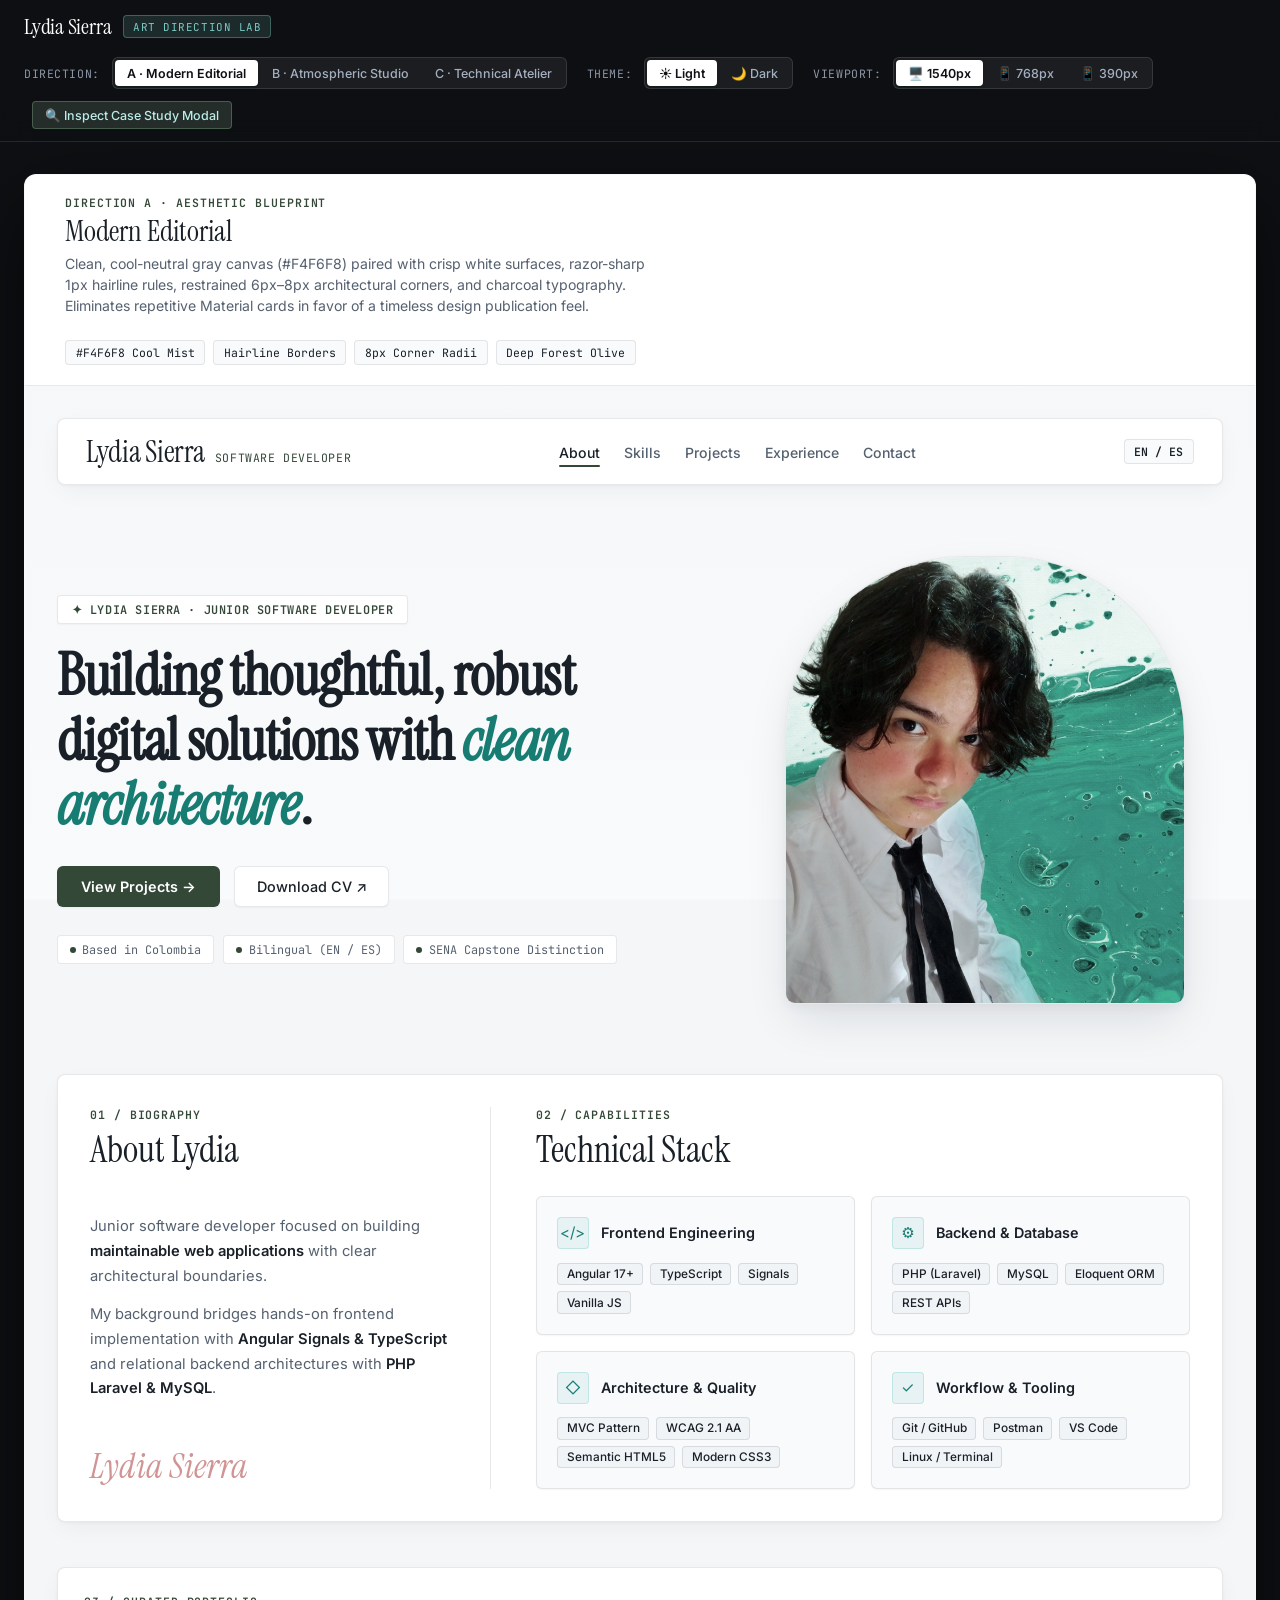
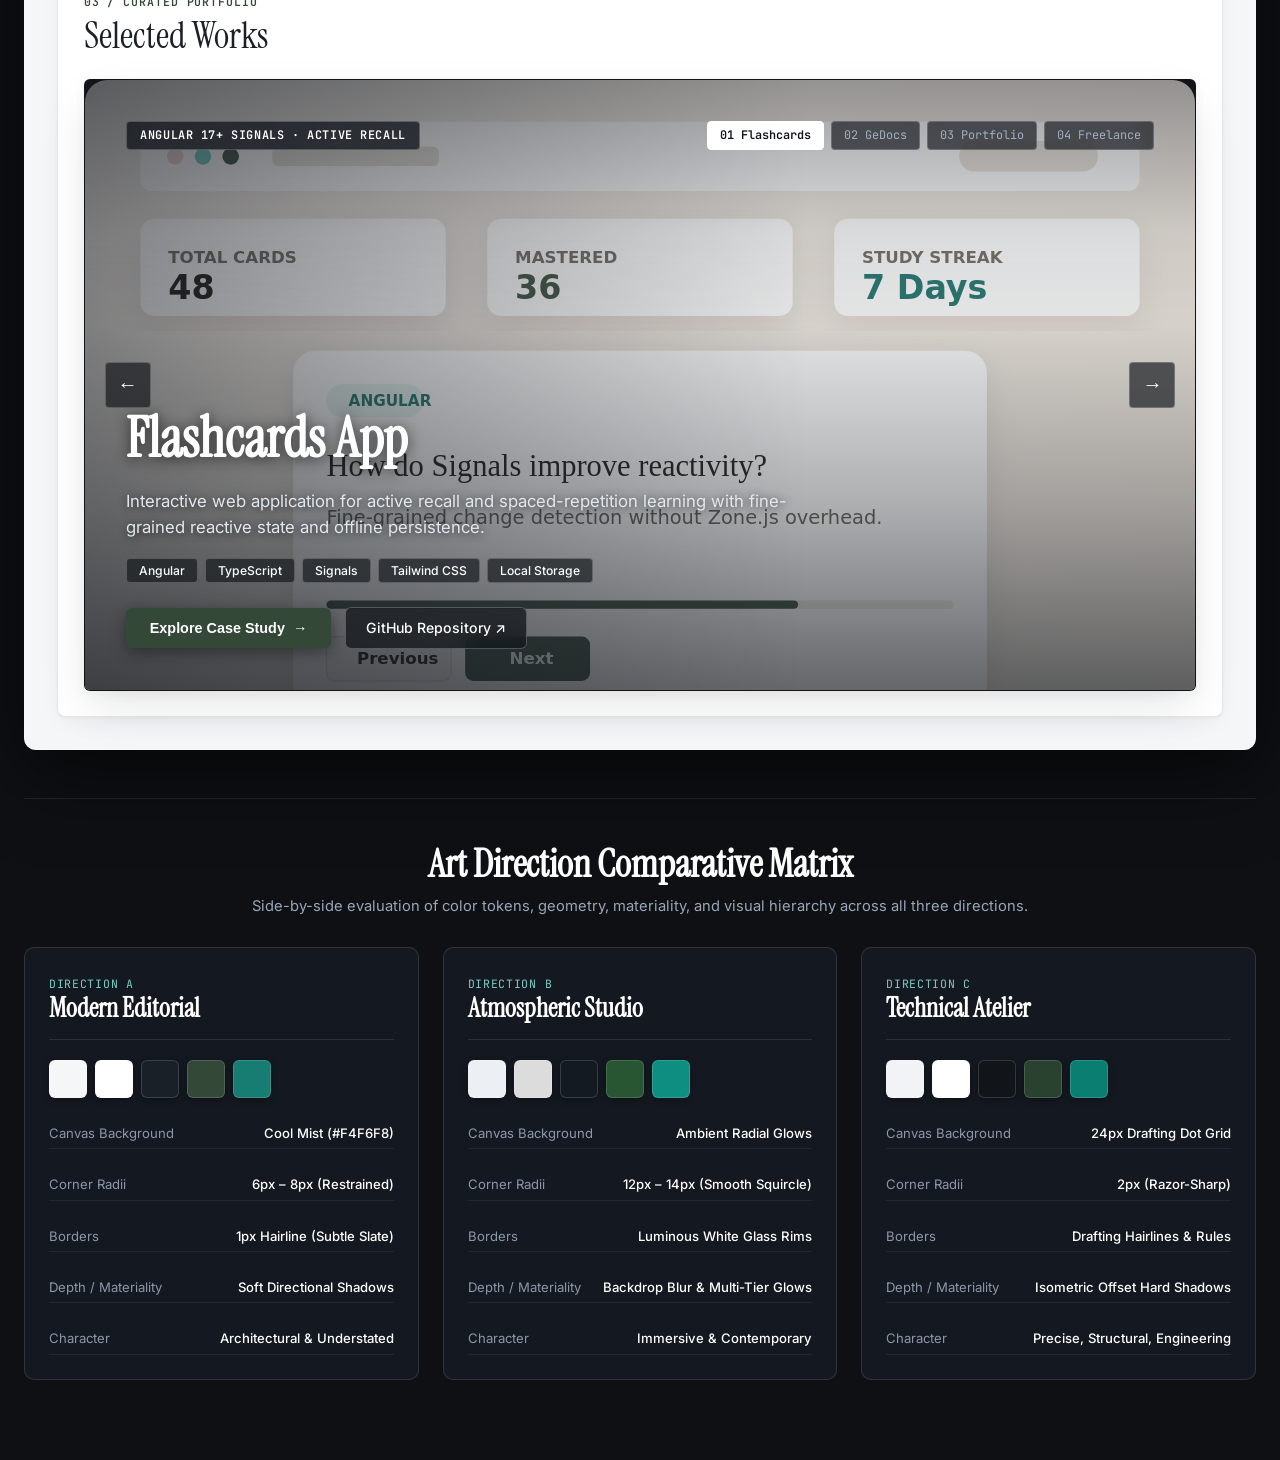
<file: scratch/portfolio-art-direction-board.html>
<!DOCTYPE html>
<html lang="en" data-direction="direction-a" data-theme="light">
<head>
  <meta charset="UTF-8">
  <meta name="viewport" content="width=device-width, initial-scale=1.0">
  <title>Lydia Sierra — Art Direction Refresh Lab (Modern Editorial Depth)</title>
  <link rel="preconnect" href="https://fonts.googleapis.com">
  <link rel="preconnect" href="https://fonts.gstatic.com" crossorigin>
  <link href="https://fonts.googleapis.com/css2?family=Instrument+Serif:ital@0;1&family=Inter:wght@300;400;500;600;700&family=JetBrains+Mono:wght@400;500;600&display=swap" rel="stylesheet">
  <style>
    /* ==========================================================================
       0. Reset & Base CSS
       ========================================================================== */
    *, *::before, *::after {
      box-sizing: border-box;
      margin: 0;
      padding: 0;
    }

    body {
      font-family: var(--font-body);
      background-color: #0E1013;
      color: #E2E6EC;
      min-height: 100vh;
      overflow-x: hidden;
      -webkit-font-smoothing: antialiased;
    }

    /* Top Persistent Lab Navigation Bar */
    .lab-toolbar {
      position: sticky;
      top: 0;
      z-index: 1000;
      background: rgba(14, 16, 19, 0.92);
      backdrop-filter: blur(14px);
      -webkit-backdrop-filter: blur(14px);
      border-bottom: 1px solid rgba(255, 255, 255, 0.1);
      padding: 0.75rem 1.5rem;
      display: flex;
      align-items: center;
      justify-content: space-between;
      gap: 1rem;
      flex-wrap: wrap;
    }

    .lab-brand {
      display: flex;
      align-items: center;
      gap: 0.75rem;
    }

    .lab-title {
      font-family: 'Instrument Serif', serif;
      font-size: 1.4rem;
      color: #FFFFFF;
      letter-spacing: -0.01em;
    }

    .lab-badge {
      font-family: 'JetBrains Mono', monospace;
      font-size: 0.68rem;
      background: rgba(123, 203, 196, 0.15);
      border: 1px solid rgba(123, 203, 196, 0.35);
      color: #7BCBC4;
      padding: 0.2rem 0.55rem;
      border-radius: 4px;
      text-transform: uppercase;
      letter-spacing: 0.05em;
    }

    .lab-controls-group {
      display: flex;
      align-items: center;
      gap: 0.75rem;
      flex-wrap: wrap;
    }

    .lab-control-label {
      font-family: 'JetBrains Mono', monospace;
      font-size: 0.72rem;
      text-transform: uppercase;
      color: #8C96A5;
      letter-spacing: 0.05em;
    }

    .lab-btn-cluster {
      display: inline-flex;
      background: rgba(255, 255, 255, 0.06);
      border: 1px solid rgba(255, 255, 255, 0.12);
      border-radius: 6px;
      padding: 2px;
      gap: 2px;
    }

    .lab-btn {
      font-family: 'Inter', sans-serif;
      font-size: 0.78rem;
      font-weight: 500;
      padding: 0.35rem 0.75rem;
      border-radius: 4px;
      background: transparent;
      border: none;
      color: #A4B0C0;
      cursor: pointer;
      transition: all 180ms ease;
      display: inline-flex;
      align-items: center;
      gap: 0.35rem;
    }

    .lab-btn:hover {
      color: #FFFFFF;
      background: rgba(255, 255, 255, 0.08);
    }

    .lab-btn.active {
      background: #FFFFFF;
      color: #0E1013;
      font-weight: 600;
      box-shadow: 0 1px 3px rgba(0, 0, 0, 0.2);
    }

    .lab-btn-special {
      background: rgba(74, 93, 78, 0.4);
      border: 1px solid rgba(110, 142, 116, 0.5);
      color: #BBECE7;
    }
    .lab-btn-special:hover {
      background: rgba(74, 93, 78, 0.7);
      color: #FFFFFF;
    }

    /* Lab Viewport Container & Frame */
    .lab-viewport-container {
      width: 100%;
      display: flex;
      flex-direction: column;
      align-items: center;
      padding: 2rem 1.5rem 5rem;
      transition: all 300ms cubic-bezier(0.16, 1, 0.3, 1);
    }

    .lab-frame {
      width: 100%;
      max-width: 1540px;
      background-color: var(--dir-bg);
      background-image: var(--dir-bg-ambient);
      background-attachment: fixed;
      background-size: cover;
      color: var(--dir-text-main);
      border: 1px solid rgba(255, 255, 255, 0.1);
      box-shadow: 0 24px 80px rgba(0, 0, 0, 0.6);
      border-radius: 12px;
      overflow: hidden;
      transition: max-width 350ms cubic-bezier(0.16, 1, 0.3, 1), background-color 300ms ease;
      position: relative;
    }

    .lab-frame[data-viewport="tablet"] {
      max-width: 768px;
    }

    .lab-frame[data-viewport="mobile"] {
      max-width: 390px;
    }

    /* Direction Concept Descriptor Banner */
    .direction-banner {
      background: var(--dir-surface);
      border-bottom: var(--dir-border-style);
      padding: 1.25rem 2.5rem;
      display: flex;
      align-items: center;
      justify-content: space-between;
      gap: 1.5rem;
      flex-wrap: wrap;
      transition: all 250ms ease;
    }

    .direction-meta-left {
      display: flex;
      flex-direction: column;
      gap: 0.25rem;
    }

    .direction-tag {
      font-family: 'JetBrains Mono', monospace;
      font-size: 0.72rem;
      letter-spacing: 0.08em;
      text-transform: uppercase;
      color: var(--dir-primary);
      font-weight: 600;
    }

    .direction-heading {
      font-family: 'Instrument Serif', serif;
      font-size: 1.8rem;
      color: var(--dir-text-main);
      font-weight: 400;
      line-height: 1.2;
    }

    .direction-summary {
      font-size: 0.88rem;
      color: var(--dir-text-muted);
      max-width: 65ch;
      line-height: 1.5;
    }

    .direction-traits {
      display: flex;
      align-items: center;
      gap: 0.5rem;
      flex-wrap: wrap;
    }

    .trait-pill {
      font-family: 'JetBrains Mono', monospace;
      font-size: 0.72rem;
      padding: 0.25rem 0.6rem;
      border-radius: var(--dir-radius-tag);
      background: var(--dir-surface-subtle);
      border: var(--dir-border-style);
      color: var(--dir-text-main);
    }

    /* ==========================================================================
       1. DIRECTION DESIGN TOKENS
       ========================================================================== */

    /* Universal Font Tokens */
    :root {
      --font-display: 'Instrument Serif', Georgia, serif;
      --font-body: 'Inter', system-ui, -apple-system, sans-serif;
      --font-mono: 'JetBrains Mono', ui-monospace, monospace;
      --transition-fast: 150ms cubic-bezier(0.4, 0, 0.2, 1);
      --transition-base: 250ms cubic-bezier(0.4, 0, 0.2, 1);
      --transition-smooth: 350ms cubic-bezier(0.16, 1, 0.3, 1);
    }

    /* -------------------------------------------------------------------------
       DIRECTION A: MODERN EDITORIAL
       - Clean, neutral cool-gray (#F3F5F7)
       - Razor-sharp 1px hairline borders
       - Restrained 6px-8px architectural radii
       - Charcoal text (#1B2026), deep forest-ink olive (#35493A)
       - High-end print editorial rhythm
       ------------------------------------------------------------------------- */
    [data-direction="direction-a"][data-theme="light"] {
      --dir-bg: #F4F6F8;
      --dir-bg-ambient: linear-gradient(180deg, #EDF0F3 0%, #F4F6F8 16%, #F8FAFB 100%);
      --dir-surface: #FFFFFF;
      --dir-surface-subtle: #F9FAFC;
      --dir-surface-elevated: #FFFFFF;
      --dir-backdrop: none;
      --dir-text-main: #1A2028;
      --dir-text-muted: #566170;
      --dir-primary: #344838;
      --dir-primary-hover: #26362A;
      --dir-primary-contrast: #FFFFFF;
      --dir-accent-teal: #177C72;
      --dir-teal-text: #177C72;
      --dir-accent-pink: #D19494;
      --dir-border-color: rgba(26, 32, 40, 0.1);
      --dir-border-subtle: rgba(26, 32, 40, 0.05);
      --dir-border-style: 1px solid var(--dir-border-color);
      --dir-radius-panel: 8px;
      --dir-radius-card: 6px;
      --dir-radius-btn: 6px;
      --dir-radius-tag: 4px;
      --dir-shadow-panel: 0 1px 3px rgba(20, 26, 32, 0.04), 0 8px 24px -4px rgba(20, 26, 32, 0.05);
      --dir-shadow-card: 0 1px 2px rgba(20, 26, 32, 0.04);
      --dir-shadow-elevated: 0 20px 48px -8px rgba(20, 26, 32, 0.12), 0 4px 12px rgba(20, 26, 32, 0.04);
      --dir-tag-bg: #F1F4F7;
      --dir-tag-border: 1px solid rgba(26, 32, 40, 0.12);
      --dir-arch-border: 1px solid var(--dir-border-color);
      --dir-arch-radius: 180px 180px 10px 10px;
      --dir-scrim-top: linear-gradient(180deg, rgba(18, 22, 28, 0.42) 0%, transparent 40%);
      --dir-scrim-bottom: linear-gradient(0deg, rgba(18, 22, 28, 0.65) 0%, rgba(18, 22, 28, 0.35) 30%, transparent 75%);
      --dir-scrim-left: linear-gradient(90deg, rgba(18, 22, 28, 0.45) 0%, transparent 65%);
    }

    [data-direction="direction-a"][data-theme="dark"] {
      --dir-bg: #0F1216;
      --dir-bg-ambient: linear-gradient(180deg, #14181E 0%, #0F1216 20%, #0B0D10 100%);
      --dir-surface: #161B22;
      --dir-surface-subtle: #1C222B;
      --dir-surface-elevated: #222935;
      --dir-backdrop: none;
      --dir-text-main: #F0F3F6;
      --dir-text-muted: #9AA4B2;
      --dir-primary: #558062;
      --dir-primary-hover: #679974;
      --dir-primary-contrast: #0F1216;
      --dir-accent-teal: #42BCB2;
      --dir-teal-text: #42BCB2;
      --dir-accent-pink: #E2AFA8;
      --dir-border-color: rgba(255, 255, 255, 0.1);
      --dir-border-subtle: rgba(255, 255, 255, 0.05);
      --dir-border-style: 1px solid var(--dir-border-color);
      --dir-radius-panel: 8px;
      --dir-radius-card: 6px;
      --dir-radius-btn: 6px;
      --dir-radius-tag: 4px;
      --dir-shadow-panel: 0 4px 20px -2px rgba(0, 0, 0, 0.5);
      --dir-shadow-card: 0 2px 6px rgba(0, 0, 0, 0.4);
      --dir-shadow-elevated: 0 24px 60px -10px rgba(0, 0, 0, 0.75);
      --dir-tag-bg: rgba(255, 255, 255, 0.06);
      --dir-tag-border: 1px solid rgba(255, 255, 255, 0.12);
      --dir-arch-border: 1px solid rgba(255, 255, 255, 0.14);
      --dir-arch-radius: 180px 180px 10px 10px;
      --dir-scrim-top: linear-gradient(180deg, rgba(8, 10, 14, 0.5) 0%, transparent 40%);
      --dir-scrim-bottom: linear-gradient(0deg, rgba(8, 10, 14, 0.75) 0%, rgba(8, 10, 14, 0.4) 30%, transparent 80%);
      --dir-scrim-left: linear-gradient(90deg, rgba(8, 10, 14, 0.55) 0%, transparent 65%);
    }

    /* -------------------------------------------------------------------------
       DIRECTION B: ATMOSPHERIC DIGITAL STUDIO
       - Zinc/slate gradient canvas with multi-layer radial glows
       - Translucent frosted glass surfaces (backdrop-filter: blur(20px))
       - Luminous white borders in light mode, deep ambient glass in dark mode
       - Smooth 12px-14px studio radii, floating depth
       ------------------------------------------------------------------------- */
    [data-direction="direction-b"][data-theme="light"] {
      --dir-bg: #ECEFF4;
      --dir-bg-ambient: radial-gradient(circle 900px at 50% -120px, rgba(58, 98, 70, 0.14), transparent), radial-gradient(circle 700px at 85% 25%, rgba(46, 150, 140, 0.11), transparent), radial-gradient(circle 600px at 15% 65%, rgba(214, 160, 160, 0.12), transparent);
      --dir-surface: rgba(255, 255, 255, 0.82);
      --dir-surface-subtle: rgba(245, 248, 252, 0.7);
      --dir-surface-elevated: rgba(255, 255, 255, 0.95);
      --dir-backdrop: blur(18px);
      --dir-text-main: #141A22;
      --dir-text-muted: #4F5A6A;
      --dir-primary: #285532;
      --dir-primary-hover: #1E4025;
      --dir-primary-contrast: #FFFFFF;
      --dir-accent-teal: #0D8E81;
      --dir-teal-text: #0D8E81;
      --dir-accent-pink: #C77D7D;
      --dir-border-color: rgba(255, 255, 255, 0.9);
      --dir-border-subtle: rgba(20, 30, 45, 0.08);
      --dir-border-style: 1px solid var(--dir-border-color);
      --dir-radius-panel: 14px;
      --dir-radius-card: 12px;
      --dir-radius-btn: 10px;
      --dir-radius-tag: 9999px;
      --dir-shadow-panel: 0 16px 40px -6px rgba(22, 34, 48, 0.08), 0 2px 8px -1px rgba(22, 34, 48, 0.04);
      --dir-shadow-card: 0 8px 24px -4px rgba(22, 34, 48, 0.06), 0 1px 4px rgba(22, 34, 48, 0.03);
      --dir-shadow-elevated: 0 28px 70px -12px rgba(22, 34, 48, 0.18), 0 8px 20px -2px rgba(22, 34, 48, 0.06);
      --dir-tag-bg: rgba(255, 255, 255, 0.7);
      --dir-tag-border: 1px solid rgba(255, 255, 255, 0.85);
      --dir-arch-border: 2px solid rgba(255, 255, 255, 0.9);
      --dir-arch-radius: 190px 190px 16px 16px;
      --dir-scrim-top: linear-gradient(180deg, rgba(14, 20, 26, 0.38) 0%, transparent 40%);
      --dir-scrim-bottom: linear-gradient(0deg, rgba(14, 20, 26, 0.6) 0%, rgba(14, 20, 26, 0.3) 30%, transparent 75%);
      --dir-scrim-left: linear-gradient(90deg, rgba(14, 20, 26, 0.4) 0%, transparent 65%);
    }

    [data-direction="direction-b"][data-theme="dark"] {
      --dir-bg: #0A0D12;
      --dir-bg-ambient: radial-gradient(circle 900px at 50% -100px, rgba(65, 120, 85, 0.22), transparent), radial-gradient(circle 700px at 85% 30%, rgba(40, 150, 140, 0.16), transparent), radial-gradient(circle 600px at 15% 70%, rgba(150, 80, 80, 0.12), transparent);
      --dir-surface: rgba(18, 24, 34, 0.78);
      --dir-surface-subtle: rgba(24, 32, 45, 0.65);
      --dir-surface-elevated: rgba(28, 38, 54, 0.9);
      --dir-backdrop: blur(24px);
      --dir-text-main: #F4F7FB;
      --dir-text-muted: #9EACC0;
      --dir-primary: #4B915F;
      --dir-primary-hover: #5DAF75;
      --dir-primary-contrast: #0A0D12;
      --dir-accent-teal: #36D4C4;
      --dir-teal-text: #36D4C4;
      --dir-accent-pink: #F2BDBD;
      --dir-border-color: rgba(255, 255, 255, 0.12);
      --dir-border-subtle: rgba(255, 255, 255, 0.06);
      --dir-border-style: 1px solid var(--dir-border-color);
      --dir-radius-panel: 14px;
      --dir-radius-card: 12px;
      --dir-radius-btn: 10px;
      --dir-radius-tag: 9999px;
      --dir-shadow-panel: 0 16px 48px -8px rgba(0, 0, 0, 0.65), inset 0 1px 0 rgba(255, 255, 255, 0.12);
      --dir-shadow-card: 0 8px 28px -4px rgba(0, 0, 0, 0.5), inset 0 1px 0 rgba(255, 255, 255, 0.08);
      --dir-shadow-elevated: 0 32px 80px -14px rgba(0, 0, 0, 0.85), inset 0 1px 0 rgba(255, 255, 255, 0.16);
      --dir-tag-bg: rgba(255, 255, 255, 0.08);
      --dir-tag-border: 1px solid rgba(255, 255, 255, 0.15);
      --dir-arch-border: 1px solid rgba(255, 255, 255, 0.18);
      --dir-arch-radius: 190px 190px 16px 16px;
      --dir-scrim-top: linear-gradient(180deg, rgba(6, 8, 12, 0.48) 0%, transparent 40%);
      --dir-scrim-bottom: linear-gradient(0deg, rgba(6, 8, 12, 0.72) 0%, rgba(6, 8, 12, 0.38) 30%, transparent 80%);
      --dir-scrim-left: linear-gradient(90deg, rgba(6, 8, 12, 0.5) 0%, transparent 65%);
    }

    /* -------------------------------------------------------------------------
       DIRECTION C: CONTEMPORARY TECHNICAL ATELIER
       - Blueprint/drafting paper with subtle technical alignment dot grid
       - Structural rules & dividers rather than rounded floating boxes
       - Razor-sharp 2px corners, technical brackets [ 01 ], monospace metadata
       - Swiss modernism meets software engineering precision
       ------------------------------------------------------------------------- */
    [data-direction="direction-c"][data-theme="light"] {
      --dir-bg: #F1F3F6;
      --dir-bg-ambient: radial-gradient(#CBD2DC 1px, transparent 1px);
      background-size: 24px 24px;
      --dir-surface: #FFFFFF;
      --dir-surface-subtle: #F6F8FA;
      --dir-surface-elevated: #FFFFFF;
      --dir-backdrop: none;
      --dir-text-main: #11151A;
      --dir-text-muted: #505967;
      --dir-primary: #29422F;
      --dir-primary-hover: #1B2B1F;
      --dir-primary-contrast: #FFFFFF;
      --dir-accent-teal: #0B7E72;
      --dir-teal-text: #0B7E72;
      --dir-accent-pink: #C27676;
      --dir-border-color: #D1D6DE;
      --dir-border-subtle: #E2E6EC;
      --dir-border-style: 1px solid var(--dir-border-color);
      --dir-radius-panel: 2px;
      --dir-radius-card: 2px;
      --dir-radius-btn: 2px;
      --dir-radius-tag: 2px;
      --dir-shadow-panel: 2px 2px 0 #D1D6DE;
      --dir-shadow-card: 1px 1px 0 #D1D6DE;
      --dir-shadow-elevated: 4px 4px 0 #CBD2DC, 0 16px 36px rgba(0, 0, 0, 0.08);
      --dir-tag-bg: #FFFFFF;
      --dir-tag-border: 1px solid #D1D6DE;
      --dir-arch-border: 1px solid #A8B2C0;
      --dir-arch-radius: 175px 175px 2px 2px;
      --dir-scrim-top: linear-gradient(180deg, rgba(17, 21, 26, 0.44) 0%, transparent 40%);
      --dir-scrim-bottom: linear-gradient(0deg, rgba(17, 21, 26, 0.68) 0%, rgba(17, 21, 26, 0.36) 30%, transparent 75%);
      --dir-scrim-left: linear-gradient(90deg, rgba(17, 21, 26, 0.48) 0%, transparent 65%);
    }

    [data-direction="direction-c"][data-theme="dark"] {
      --dir-bg: #0B0E12;
      --dir-bg-ambient: radial-gradient(rgba(255, 255, 255, 0.08) 1px, transparent 1px);
      background-size: 24px 24px;
      --dir-surface: #12161D;
      --dir-surface-subtle: #171C25;
      --dir-surface-elevated: #1D232E;
      --dir-backdrop: none;
      --dir-text-main: #F2F5F8;
      --dir-text-muted: #8E99A8;
      --dir-primary: #4B7855;
      --dir-primary-hover: #5B9267;
      --dir-primary-contrast: #0B0E12;
      --dir-accent-teal: #2FE0CE;
      --dir-teal-text: #2FE0CE;
      --dir-accent-pink: #E6A7A7;
      --dir-border-color: rgba(255, 255, 255, 0.12);
      --dir-border-subtle: rgba(255, 255, 255, 0.06);
      --dir-border-style: 1px solid var(--dir-border-color);
      --dir-radius-panel: 2px;
      --dir-radius-card: 2px;
      --dir-radius-btn: 2px;
      --dir-radius-tag: 2px;
      --dir-shadow-panel: 2px 2px 0 rgba(255, 255, 255, 0.1);
      --dir-shadow-card: 1px 1px 0 rgba(255, 255, 255, 0.08);
      --dir-shadow-elevated: 4px 4px 0 rgba(0, 0, 0, 0.8), 0 20px 48px rgba(0, 0, 0, 0.7);
      --dir-tag-bg: rgba(255, 255, 255, 0.05);
      --dir-tag-border: 1px solid rgba(255, 255, 255, 0.14);
      --dir-arch-border: 1px solid rgba(255, 255, 255, 0.16);
      --dir-arch-radius: 175px 175px 2px 2px;
      --dir-scrim-top: linear-gradient(180deg, rgba(6, 8, 12, 0.52) 0%, transparent 40%);
      --dir-scrim-bottom: linear-gradient(0deg, rgba(6, 8, 12, 0.78) 0%, rgba(6, 8, 12, 0.42) 30%, transparent 80%);
      --dir-scrim-left: linear-gradient(90deg, rgba(6, 8, 12, 0.58) 0%, transparent 65%);
    }

    /* ==========================================================================
       2. PORTFOLIO COMPONENT STYLING (THEMED VIA DIR VARIABLES)
       ========================================================================== */
    .portfolio-wrapper {
      padding: clamp(1.5rem, 2.5vw, 3rem);
      display: flex;
      flex-direction: column;
      gap: clamp(2rem, 3.5vw, 4rem);
    }

    /* Navigation Header */
    .site-header {
      background: var(--dir-surface);
      backdrop-filter: var(--dir-backdrop);
      -webkit-backdrop-filter: var(--dir-backdrop);
      border: var(--dir-border-style);
      border-radius: var(--dir-radius-panel);
      box-shadow: var(--dir-shadow-panel);
      padding: 0.85rem 1.75rem;
      display: flex;
      align-items: center;
      justify-content: space-between;
      gap: 1rem;
      transition: all var(--transition-base);
    }

    .site-brand {
      display: flex;
      align-items: baseline;
      gap: 0.65rem;
      text-decoration: none;
    }

    .brand-name {
      font-family: var(--font-display);
      font-size: 1.85rem;
      color: var(--dir-text-main);
      font-weight: 400;
      letter-spacing: -0.01em;
    }

    .brand-sub {
      font-family: var(--font-mono);
      font-size: 0.72rem;
      color: var(--dir-primary);
      text-transform: uppercase;
      letter-spacing: 0.05em;
    }

    .site-nav {
      display: flex;
      align-items: center;
      gap: 1.5rem;
      list-style: none;
    }

    .site-nav a {
      font-size: 0.88rem;
      font-weight: 500;
      color: var(--dir-text-muted);
      text-decoration: none;
      transition: color var(--transition-fast);
      position: relative;
    }

    .site-nav a:hover,
    .site-nav a.active {
      color: var(--dir-text-main);
    }

    .site-nav a.active::after {
      content: "";
      position: absolute;
      bottom: -6px;
      left: 0;
      right: 0;
      height: 2px;
      background: var(--dir-primary);
      border-radius: 1px;
    }

    .header-actions {
      display: flex;
      align-items: center;
      gap: 0.65rem;
    }

    .lang-chip {
      font-family: var(--font-mono);
      font-size: 0.72rem;
      padding: 0.25rem 0.6rem;
      border-radius: var(--dir-radius-tag);
      background: var(--dir-surface-subtle);
      border: var(--dir-border-style);
      color: var(--dir-text-main);
      font-weight: 600;
    }

    /* -------------------------------------------------------------------------
       Hero Section
       ------------------------------------------------------------------------- */
    .hero-container {
      display: grid;
      grid-template-columns: 1.15fr 0.85fr;
      align-items: center;
      gap: clamp(2rem, 3.5vw, 4rem);
      padding: clamp(1rem, 2vw, 2.5rem) 0;
    }

    @media (max-width: 900px) {
      .hero-container {
        grid-template-columns: 1fr;
      }
    }

    .hero-content {
      display: flex;
      flex-direction: column;
      align-items: flex-start;
      gap: 1.25rem;
    }

    .hero-badge {
      font-family: var(--font-mono);
      font-size: 0.74rem;
      font-weight: 600;
      letter-spacing: 0.05em;
      text-transform: uppercase;
      padding: 0.35rem 0.85rem;
      border-radius: var(--dir-radius-tag);
      background: var(--dir-surface);
      border: var(--dir-border-style);
      color: var(--dir-primary);
      box-shadow: var(--dir-shadow-card);
      display: inline-flex;
      align-items: center;
      gap: 0.45rem;
    }

    .hero-title {
      font-family: var(--font-display);
      font-size: clamp(2.4rem, 2rem + 2vw, 3.8rem);
      line-height: 1.12;
      color: var(--dir-text-main);
      letter-spacing: -0.015em;
    }

    .hero-title .accent-italic {
      font-style: italic;
      color: var(--dir-teal-text);
      font-family: var(--font-display);
    }

    .hero-actions {
      display: flex;
      align-items: center;
      gap: 0.85rem;
      flex-wrap: wrap;
      margin-top: 0.5rem;
    }

    .btn-primary {
      font-size: 0.9rem;
      font-weight: 600;
      padding: 0.7rem 1.45rem;
      border-radius: var(--dir-radius-btn);
      background: var(--dir-primary);
      color: var(--dir-primary-contrast);
      border: 1px solid transparent;
      cursor: pointer;
      display: inline-flex;
      align-items: center;
      gap: 0.5rem;
      text-decoration: none;
      box-shadow: var(--dir-shadow-card);
      transition: all var(--transition-fast);
    }

    .btn-primary:hover {
      background: var(--dir-primary-hover);
      transform: translateY(-1px);
    }

    .btn-secondary {
      font-size: 0.9rem;
      font-weight: 500;
      padding: 0.7rem 1.35rem;
      border-radius: var(--dir-radius-btn);
      background: var(--dir-surface);
      color: var(--dir-text-main);
      border: var(--dir-border-style);
      cursor: pointer;
      display: inline-flex;
      align-items: center;
      gap: 0.5rem;
      text-decoration: none;
      box-shadow: var(--dir-shadow-card);
      transition: all var(--transition-fast);
    }

    .btn-secondary:hover {
      background: var(--dir-surface-subtle);
      border-color: var(--dir-primary);
    }

    .hero-meta-list {
      display: flex;
      align-items: center;
      gap: 0.55rem;
      flex-wrap: wrap;
      margin-top: 0.5rem;
      list-style: none;
    }

    .hero-meta-list li {
      font-family: var(--font-mono);
      font-size: 0.74rem;
      padding: 0.35rem 0.75rem;
      border-radius: var(--dir-radius-tag);
      background: var(--dir-surface);
      border: var(--dir-border-style);
      color: var(--dir-text-muted);
      display: inline-flex;
      align-items: center;
      gap: 0.4rem;
    }

    .hero-meta-list li .dot {
      width: 6px;
      height: 6px;
      border-radius: 50%;
      background: var(--dir-primary);
    }

    /* Hero Visual Column (Arch + Botanical Foliage) */
    .hero-visual-col {
      display: flex;
      justify-content: center;
      position: relative;
    }

    .arch-composition {
      position: relative;
      width: 100%;
      max-width: 400px;
      aspect-ratio: 1 / 1.12;
      border-radius: var(--dir-arch-radius);
      overflow: hidden;
      border: var(--dir-arch-border);
      box-shadow: var(--dir-shadow-elevated);
      background: var(--dir-surface);
      transition: all var(--transition-base);
    }

    /* Direction C Technical Crosshairs */
    [data-direction="direction-c"] .arch-composition::before {
      content: "+ [GEO_REF_4.7]";
      position: absolute;
      top: 10px;
      left: 12px;
      font-family: var(--font-mono);
      font-size: 0.65rem;
      color: #FFFFFF;
      background: rgba(11, 14, 18, 0.75);
      padding: 2px 6px;
      border-radius: 2px;
      z-index: 10;
      letter-spacing: 0.05em;
    }

    .portrait-arch-img {
      width: 100%;
      height: 100%;
      object-fit: cover;
      object-position: 22% 35%;
      display: block;
    }

    /* Direction B Ambient Glow behind arch */
    [data-direction="direction-b"] .hero-visual-col::before {
      content: "";
      position: absolute;
      inset: -20px;
      background: radial-gradient(circle, rgba(74, 140, 110, 0.28), transparent 70%);
      border-radius: 50%;
      z-index: 0;
      filter: blur(25px);
      pointer-events: none;
    }

    /* -------------------------------------------------------------------------
       About & Skills Section (Strictly Preserving Side-by-Side Arrangement!)
       ------------------------------------------------------------------------- */
    .about-skills-panel {
      background: var(--dir-surface);
      backdrop-filter: var(--dir-backdrop);
      -webkit-backdrop-filter: var(--dir-backdrop);
      border: var(--dir-border-style);
      border-radius: var(--dir-radius-panel);
      box-shadow: var(--dir-shadow-panel);
      padding: clamp(1.5rem, 2.5vw, 2.75rem);
      display: grid;
      grid-template-columns: 3.8fr 6.2fr;
      gap: clamp(2rem, 3.5vw, 3.5rem);
      transition: all var(--transition-base);
      position: relative;
    }

    @media (max-width: 980px) {
      .about-skills-panel {
        grid-template-columns: 1fr;
      }
    }

    /* Left Column: About Narrative */
    .about-col {
      display: flex;
      flex-direction: column;
      justify-content: space-between;
      gap: 1.5rem;
      border-right: var(--dir-border-style);
      padding-right: clamp(1.5rem, 2.5vw, 2.5rem);
    }

    @media (max-width: 980px) {
      .about-col {
        border-right: none;
        border-bottom: var(--dir-border-style);
        padding-right: 0;
        padding-bottom: 2rem;
      }
    }

    .section-eyebrow {
      font-family: var(--font-mono);
      font-size: 0.72rem;
      text-transform: uppercase;
      letter-spacing: 0.08em;
      color: var(--dir-primary);
      font-weight: 600;
      display: block;
      margin-bottom: 0.35rem;
    }

    .section-title {
      font-family: var(--font-display);
      font-size: clamp(1.8rem, 1.5rem + 1vw, 2.4rem);
      color: var(--dir-text-main);
      font-weight: 400;
      line-height: 1.2;
    }

    .about-text {
      font-size: 0.92rem;
      color: var(--dir-text-muted);
      line-height: 1.68;
      display: flex;
      flex-direction: column;
      gap: 0.85rem;
    }

    .about-text strong {
      color: var(--dir-text-main);
      font-weight: 600;
    }

    .about-signature {
      font-family: var(--font-display);
      font-style: italic;
      font-size: 2.2rem;
      color: var(--dir-accent-pink);
      user-select: none;
    }

    /* Right Column: Skills 4-Card Grid */
    .skills-col {
      display: flex;
      flex-direction: column;
      gap: 1.5rem;
    }

    .skills-header-row {
      display: flex;
      align-items: center;
      justify-content: space-between;
      gap: 1rem;
    }

    .skills-grid {
      display: grid;
      grid-template-columns: repeat(2, 1fr);
      gap: 1rem;
    }

    @media (max-width: 600px) {
      .skills-grid {
        grid-template-columns: 1fr;
      }
    }

    .skill-card {
      background: var(--dir-surface-subtle);
      border: var(--dir-border-style);
      border-radius: var(--dir-radius-card);
      box-shadow: var(--dir-shadow-card);
      padding: 1.25rem;
      display: flex;
      flex-direction: column;
      gap: 0.85rem;
      transition: all var(--transition-fast);
    }

    .skill-card:hover {
      border-color: var(--dir-primary);
      transform: translateY(-2px);
    }

    .skill-card-top {
      display: flex;
      align-items: center;
      gap: 0.75rem;
    }

    .skill-icon-frame {
      width: 32px;
      height: 32px;
      border-radius: var(--dir-radius-tag);
      background: rgba(123, 203, 196, 0.15);
      border: 1px solid rgba(123, 203, 196, 0.35);
      color: var(--dir-teal-text);
      display: flex;
      align-items: center;
      justify-content: center;
      font-size: 0.95rem;
    }

    .skill-card-title {
      font-family: var(--font-body);
      font-size: 0.9rem;
      font-weight: 600;
      color: var(--dir-text-main);
    }

    .skill-tag-cloud {
      display: flex;
      flex-wrap: wrap;
      gap: 0.4rem;
    }

    .skill-mini-tag {
      font-size: 0.74rem;
      font-weight: 500;
      padding: 0.2rem 0.55rem;
      border-radius: var(--dir-radius-tag);
      background: var(--dir-tag-bg);
      border: var(--dir-tag-border);
      color: var(--dir-text-main);
    }

    /* -------------------------------------------------------------------------
       Featured Projects Section (Full-Width Immersive Showcase)
       ------------------------------------------------------------------------- */
    .projects-panel {
      background: var(--dir-surface);
      backdrop-filter: var(--dir-backdrop);
      -webkit-backdrop-filter: var(--dir-backdrop);
      border: var(--dir-border-style);
      border-radius: var(--dir-radius-panel);
      box-shadow: var(--dir-shadow-panel);
      padding: clamp(1.25rem, 2vw, 2.25rem);
      display: flex;
      flex-direction: column;
      gap: 1.25rem;
      transition: all var(--transition-base);
    }

    .projects-header-row {
      display: flex;
      align-items: center;
      justify-content: space-between;
      gap: 1rem;
    }

    .showcase-stage {
      position: relative;
      width: 100%;
      height: clamp(520px, 68vh, 700px);
      border-radius: var(--dir-radius-card);
      overflow: hidden;
      border: var(--dir-border-style);
      box-shadow: var(--dir-shadow-elevated);
      background: #111418;
    }

    .showcase-bg-img {
      position: absolute;
      inset: 0;
      width: 100%;
      height: 100%;
      object-fit: cover;
      object-position: center top;
      transition: opacity 300ms ease;
    }

    /* Direction-specific 50% Reduced Scrim Overlay */
    .showcase-scrim {
      position: absolute;
      inset: 0;
      background:
        var(--dir-scrim-top),
        var(--dir-scrim-bottom),
        var(--dir-scrim-left);
      pointer-events: none;
      z-index: 2;
    }

    .showcase-overlay {
      position: absolute;
      inset: 0;
      z-index: 3;
      display: flex;
      flex-direction: column;
      justify-content: space-between;
      padding: clamp(1.5rem, 3.2vw, 3rem);
      pointer-events: none;
    }

    .showcase-top-bar {
      display: flex;
      align-items: center;
      justify-content: space-between;
      gap: 1rem;
      pointer-events: auto;
    }

    .showcase-eyebrow-pill {
      font-family: var(--font-mono);
      font-size: 0.74rem;
      font-weight: 600;
      letter-spacing: 0.05em;
      text-transform: uppercase;
      padding: 0.35rem 0.85rem;
      border-radius: var(--dir-radius-tag);
      background: rgba(14, 18, 24, 0.75);
      backdrop-filter: blur(8px);
      -webkit-backdrop-filter: blur(8px);
      border: 1px solid rgba(255, 255, 255, 0.22);
      color: #FFFFFF;
    }

    .showcase-steppers {
      display: flex;
      align-items: center;
      gap: 0.45rem;
    }

    .stepper-btn {
      font-family: var(--font-mono);
      font-size: 0.74rem;
      padding: 0.35rem 0.75rem;
      border-radius: var(--dir-radius-tag);
      background: rgba(14, 18, 24, 0.65);
      backdrop-filter: blur(8px);
      -webkit-backdrop-filter: blur(8px);
      border: 1px solid rgba(255, 255, 255, 0.2);
      color: #A0B0C0;
      cursor: pointer;
      transition: all var(--transition-fast);
    }

    .stepper-btn:hover,
    .stepper-btn.active {
      background: #FFFFFF;
      color: #0E1218;
      border-color: #FFFFFF;
      font-weight: 600;
    }

    .showcase-bottom-area {
      display: flex;
      flex-direction: column;
      gap: 1.15rem;
      max-width: 680px;
      pointer-events: auto;
    }

    .showcase-proj-title {
      font-family: var(--font-display);
      font-size: clamp(2.4rem, 2rem + 1.8vw, 3.8rem);
      line-height: 1.1;
      color: #FFFFFF;
      text-shadow: 0 2px 14px rgba(0, 0, 0, 0.65);
    }

    .showcase-proj-desc {
      font-size: clamp(0.92rem, 0.85rem + 0.3vw, 1.05rem);
      color: #E2E8F0;
      line-height: 1.55;
      text-shadow: 0 1px 8px rgba(0, 0, 0, 0.7);
    }

    .showcase-tags-strip {
      display: flex;
      flex-wrap: wrap;
      gap: 0.45rem;
    }

    .showcase-tag-pill {
      font-family: var(--font-body);
      font-size: 0.76rem;
      font-weight: 500;
      padding: 0.25rem 0.75rem;
      border-radius: var(--dir-radius-tag);
      background: rgba(16, 20, 26, 0.65);
      backdrop-filter: blur(10px);
      -webkit-backdrop-filter: blur(10px);
      border: 1px solid rgba(255, 255, 255, 0.22);
      color: #FFFFFF;
    }

    .showcase-actions-row {
      display: flex;
      align-items: center;
      gap: 0.85rem;
      flex-wrap: wrap;
      margin-top: 0.35rem;
    }

    .btn-showcase-primary {
      font-size: 0.9rem;
      font-weight: 600;
      padding: 0.7rem 1.45rem;
      border-radius: var(--dir-radius-btn);
      background: var(--dir-primary);
      color: var(--dir-primary-contrast);
      border: 1px solid transparent;
      cursor: pointer;
      display: inline-flex;
      align-items: center;
      gap: 0.5rem;
      box-shadow: 0 4px 16px rgba(0, 0, 0, 0.4);
      transition: all var(--transition-fast);
    }

    .btn-showcase-primary:hover {
      background: var(--dir-primary-hover);
      transform: translateY(-1px);
    }

    .btn-showcase-secondary {
      font-size: 0.88rem;
      font-weight: 500;
      padding: 0.7rem 1.25rem;
      border-radius: var(--dir-radius-btn);
      background: rgba(16, 20, 26, 0.75);
      backdrop-filter: blur(10px);
      -webkit-backdrop-filter: blur(10px);
      border: 1px solid rgba(255, 255, 255, 0.25);
      color: #FFFFFF;
      text-decoration: none;
      display: inline-flex;
      align-items: center;
      gap: 0.45rem;
      transition: all var(--transition-fast);
    }

    .btn-showcase-secondary:hover {
      background: rgba(255, 255, 255, 0.15);
      border-color: #FFFFFF;
    }

    /* Edge Navigation Arrows */
    .edge-arrow {
      position: absolute;
      top: 50%;
      transform: translateY(-50%);
      width: 46px;
      height: 46px;
      border-radius: var(--dir-radius-tag);
      background: rgba(14, 18, 24, 0.65);
      backdrop-filter: blur(10px);
      -webkit-backdrop-filter: blur(10px);
      border: 1px solid rgba(255, 255, 255, 0.22);
      color: #FFFFFF;
      display: flex;
      align-items: center;
      justify-content: center;
      font-size: 1.25rem;
      cursor: pointer;
      z-index: 5;
      transition: all var(--transition-fast);
    }

    .edge-arrow:hover {
      background: var(--dir-primary);
      border-color: var(--dir-primary);
      transform: translateY(-50%) scale(1.06);
    }

    .edge-arrow.prev { left: 1.25rem; }
    .edge-arrow.next { right: 1.25rem; }

    /* -------------------------------------------------------------------------
       3. CASE STUDY DETAIL MODAL (SUBSTANTIALLY WIDER 2-COLUMN WITH GALLERY)
       ------------------------------------------------------------------------- */
    .modal-overlay {
      position: fixed;
      inset: 0;
      background: rgba(10, 12, 16, 0.72);
      backdrop-filter: blur(10px);
      -webkit-backdrop-filter: blur(10px);
      z-index: 2000;
      display: none;
      align-items: center;
      justify-content: center;
      padding: clamp(1rem, 2vw, 2.5rem);
    }

    .modal-overlay.active {
      display: flex;
    }

    .modal-dialog {
      background: var(--dir-surface);
      border: var(--dir-border-style);
      border-radius: var(--dir-radius-panel);
      box-shadow: var(--dir-shadow-elevated);
      width: min(94vw, 1560px);
      max-height: 92vh;
      overflow-y: auto;
      padding: clamp(1.5rem, 2.5vw, 2.75rem);
      position: relative;
      color: var(--dir-text-main);
    }

    .modal-close-btn {
      position: absolute;
      top: 1.25rem;
      right: 1.25rem;
      width: 40px;
      height: 40px;
      border-radius: var(--dir-radius-tag);
      border: var(--dir-border-style);
      background: var(--dir-surface-subtle);
      color: var(--dir-text-main);
      display: flex;
      align-items: center;
      justify-content: center;
      cursor: pointer;
      font-size: 1.2rem;
      transition: all var(--transition-fast);
      z-index: 10;
    }

    .modal-close-btn:hover {
      background: var(--dir-primary);
      color: var(--dir-primary-contrast);
      border-color: var(--dir-primary);
    }

    .modal-case-study-grid {
      display: grid;
      grid-template-columns: 1.15fr 1fr;
      gap: clamp(1.75rem, 2.5vw, 3.25rem);
      align-items: start;
    }

    @media (max-width: 1024px) {
      .modal-case-study-grid {
        grid-template-columns: 1fr;
      }
    }

    /* Modal Gallery */
    .modal-gallery {
      display: flex;
      flex-direction: column;
      gap: 0.85rem;
    }

    .modal-gallery-stage {
      position: relative;
      width: 100%;
      aspect-ratio: 16 / 10;
      border-radius: var(--dir-radius-card);
      overflow: hidden;
      border: var(--dir-border-style);
      background: var(--dir-surface-subtle);
    }

    .modal-gallery-img {
      width: 100%;
      height: 100%;
      object-fit: contain;
      display: block;
    }

    .modal-gallery-counter {
      position: absolute;
      top: 0.85rem;
      right: 0.85rem;
      font-family: var(--font-mono);
      font-size: 0.74rem;
      font-weight: 600;
      color: #FFFFFF;
      background: rgba(14, 18, 24, 0.75);
      backdrop-filter: blur(8px);
      padding: 0.25rem 0.65rem;
      border-radius: var(--dir-radius-tag);
      border: 1px solid rgba(255, 255, 255, 0.2);
    }

    .gallery-arrow {
      position: absolute;
      top: 50%;
      transform: translateY(-50%);
      width: 40px;
      height: 40px;
      border-radius: var(--dir-radius-tag);
      background: rgba(14, 18, 24, 0.7);
      backdrop-filter: blur(8px);
      border: 1px solid rgba(255, 255, 255, 0.25);
      color: #FFFFFF;
      display: flex;
      align-items: center;
      justify-content: center;
      cursor: pointer;
      font-size: 1.1rem;
      transition: all var(--transition-fast);
    }

    .gallery-arrow:hover {
      background: var(--dir-primary);
      border-color: var(--dir-primary);
    }

    .gallery-arrow.prev { left: 0.75rem; }
    .gallery-arrow.next { right: 0.75rem; }

    .modal-gallery-thumbs {
      display: flex;
      gap: 0.65rem;
    }

    .thumb-btn {
      width: 78px;
      height: 50px;
      border-radius: var(--dir-radius-tag);
      border: 2px solid var(--dir-border-color);
      overflow: hidden;
      padding: 0;
      background: var(--dir-surface-subtle);
      cursor: pointer;
      opacity: 0.6;
      transition: all var(--transition-fast);
    }

    .thumb-btn.active,
    .thumb-btn:hover {
      opacity: 1;
      border-color: var(--dir-primary);
    }

    .thumb-btn img {
      width: 100%;
      height: 100%;
      object-fit: cover;
    }

    /* Modal Narrative Column */
    .modal-details {
      display: flex;
      flex-direction: column;
      gap: 1.25rem;
    }

    .modal-badge {
      font-family: var(--font-mono);
      font-size: 0.75rem;
      text-transform: uppercase;
      letter-spacing: 0.06em;
      color: var(--dir-teal-text);
      font-weight: 600;
    }

    .modal-title {
      font-family: var(--font-display);
      font-size: clamp(2rem, 1.8rem + 1vw, 2.8rem);
      line-height: 1.15;
      color: var(--dir-text-main);
    }

    .modal-subtitle {
      font-size: 0.95rem;
      color: var(--dir-text-muted);
      line-height: 1.55;
    }

    .modal-block {
      background: var(--dir-surface-subtle);
      border: var(--dir-border-style);
      border-radius: var(--dir-radius-card);
      padding: 1.15rem 1.35rem;
      display: flex;
      flex-direction: column;
      gap: 0.4rem;
    }

    .modal-block-label {
      font-family: var(--font-mono);
      font-size: 0.75rem;
      text-transform: uppercase;
      letter-spacing: 0.06em;
      color: var(--dir-primary);
      font-weight: 600;
    }

    .modal-block-text {
      font-size: 0.9rem;
      color: var(--dir-text-main);
      line-height: 1.6;
    }

    .modal-highlights-list {
      list-style: none;
      display: flex;
      flex-direction: column;
      gap: 0.5rem;
      margin-top: 0.25rem;
    }

    .modal-highlights-list li {
      font-size: 0.88rem;
      color: var(--dir-text-main);
      line-height: 1.5;
      padding-left: 1.35rem;
      position: relative;
    }

    .modal-highlights-list li::before {
      content: "✦";
      position: absolute;
      left: 0;
      top: 0;
      color: var(--dir-accent-teal);
      font-size: 0.75rem;
    }

    /* ==========================================================================
       4. COMPARISON MATRIX (SIDE-BY-SIDE EVALUATION INSPECTOR)
       ========================================================================== */
    .comparison-section {
      margin-top: 3rem;
      padding-top: 2.5rem;
      border-top: 1px solid rgba(255, 255, 255, 0.1);
      width: 100%;
      max-width: 1540px;
    }

    .comparison-header {
      margin-bottom: 2rem;
      text-align: center;
    }

    .comparison-title {
      font-family: 'Instrument Serif', serif;
      font-size: 2.4rem;
      color: #FFFFFF;
      margin-bottom: 0.5rem;
    }

    .comparison-sub {
      font-size: 0.92rem;
      color: #9AA6B8;
    }

    .matrix-grid {
      display: grid;
      grid-template-columns: repeat(3, 1fr);
      gap: 1.5rem;
    }

    @media (max-width: 1024px) {
      .matrix-grid {
        grid-template-columns: 1fr;
      }
    }

    .matrix-col {
      background: #141820;
      border: 1px solid rgba(255, 255, 255, 0.12);
      border-radius: 10px;
      padding: 1.5rem;
      display: flex;
      flex-direction: column;
      gap: 1.25rem;
    }

    .matrix-col-header {
      border-bottom: 1px solid rgba(255, 255, 255, 0.1);
      padding-bottom: 0.85rem;
    }

    .matrix-col-dir {
      font-family: 'JetBrains Mono', monospace;
      font-size: 0.72rem;
      color: #7BCBC4;
      text-transform: uppercase;
      letter-spacing: 0.06em;
    }

    .matrix-col-name {
      font-family: 'Instrument Serif', serif;
      font-size: 1.6rem;
      color: #FFFFFF;
    }

    .matrix-swatches {
      display: flex;
      gap: 0.5rem;
    }

    .swatch {
      width: 38px;
      height: 38px;
      border-radius: 6px;
      border: 1px solid rgba(255, 255, 255, 0.15);
      box-shadow: 0 2px 6px rgba(0, 0, 0, 0.3);
      position: relative;
    }

    .swatch-label {
      font-family: 'JetBrains Mono', monospace;
      font-size: 0.65rem;
      color: #8C98AA;
      margin-top: 0.25rem;
      text-align: center;
    }

    .matrix-spec-row {
      display: flex;
      justify-content: space-between;
      font-size: 0.82rem;
      padding: 0.45rem 0;
      border-bottom: 1px solid rgba(255, 255, 255, 0.06);
    }

    .matrix-spec-label {
      color: #8C98AA;
    }

    .matrix-spec-val {
      font-weight: 500;
      color: #FFFFFF;
      text-align: right;
    }
  </style>
</head>
<body data-direction="direction-a" data-theme="light">

  <!-- ==========================================================================
       Persistent Interactive Lab Control Bar
       ========================================================================== -->
  <header class="lab-toolbar">
    <div class="lab-brand">
      <span class="lab-title">Lydia Sierra</span>
      <span class="lab-badge">Art Direction Lab</span>
    </div>

    <div class="lab-controls-group">
      <!-- Direction Switcher -->
      <span class="lab-control-label">Direction:</span>
      <div class="lab-btn-cluster" id="direction-switcher">
        <button class="lab-btn active" data-set-dir="direction-a">A · Modern Editorial</button>
        <button class="lab-btn" data-set-dir="direction-b">B · Atmospheric Studio</button>
        <button class="lab-btn" data-set-dir="direction-c">C · Technical Atelier</button>
      </div>

      <!-- Theme Switcher -->
      <span class="lab-control-label" style="margin-left: 0.5rem;">Theme:</span>
      <div class="lab-btn-cluster" id="theme-switcher">
        <button class="lab-btn active" data-set-theme="light">☀️ Light</button>
        <button class="lab-btn" data-set-theme="dark">🌙 Dark</button>
      </div>

      <!-- Viewport Switcher -->
      <span class="lab-control-label" style="margin-left: 0.5rem;">Viewport:</span>
      <div class="lab-btn-cluster" id="viewport-switcher">
        <button class="lab-btn active" data-set-viewport="desktop">🖥️ 1540px</button>
        <button class="lab-btn" data-set-viewport="tablet">📱 768px</button>
        <button class="lab-btn" data-set-viewport="mobile">📱 390px</button>
      </div>

      <!-- Quick Action: Launch Modal -->
      <button class="lab-btn lab-btn-special" id="btn-trigger-modal" style="margin-left: 0.5rem;">
        <span>🔍 Inspect Case Study Modal</span>
      </button>
    </div>
  </header>

  <!-- ==========================================================================
       Main Viewport Canvas
       ========================================================================== -->
  <main class="lab-viewport-container">

    <!-- Active Direction Frame -->
    <div class="lab-frame" id="lab-frame" data-viewport="desktop">

      <!-- Direction Overview Header Banner -->
      <div class="direction-banner" id="direction-banner">
        <div class="direction-meta-left">
          <span class="direction-tag" id="dir-banner-tag">DIRECTION A · AESTHETIC BLUEPRINT</span>
          <h1 class="direction-heading" id="dir-banner-title">Modern Editorial</h1>
          <p class="direction-summary" id="dir-banner-desc">
            Clean, cool-neutral gray canvas (#F4F6F8) paired with crisp white surfaces, razor-sharp 1px hairline rules, restrained 6px–8px architectural corners, and charcoal typography. Eliminates repetitive Material cards in favor of a timeless design publication feel.
          </p>
        </div>
        <div class="direction-traits" id="dir-banner-traits">
          <span class="trait-pill">#F4F6F8 Cool Mist</span>
          <span class="trait-pill">Hairline Borders</span>
          <span class="trait-pill">8px Corner Radii</span>
          <span class="trait-pill">Deep Forest Olive</span>
        </div>
      </div>

      <!-- Representative Portfolio Wrapper -->
      <div class="portfolio-wrapper">

        <!-- 1. Navigation Header -->
        <header class="site-header">
          <a href="#" class="site-brand">
            <span class="brand-name">Lydia Sierra</span>
            <span class="brand-sub">Software Developer</span>
          </a>
          <ul class="site-nav">
            <li><a href="#about" class="active">About</a></li>
            <li><a href="#skills">Skills</a></li>
            <li><a href="#projects">Projects</a></li>
            <li><a href="#experience">Experience</a></li>
            <li><a href="#contact">Contact</a></li>
          </ul>
          <div class="header-actions">
            <span class="lang-chip">EN / ES</span>
          </div>
        </header>

        <!-- 2. Hero Section (with Lydia's Portrait Arch & Botanical Details) -->
        <section class="hero-container">
          <div class="hero-content">
            <span class="hero-badge">✦ Lydia Sierra · Junior Software Developer</span>
            <h1 class="hero-title">
              Building thoughtful, robust digital solutions with <span class="accent-italic">clean architecture</span>.
            </h1>
            <div class="hero-actions">
              <a href="#projects" class="btn-primary">View Projects &rarr;</a>
              <a href="#contact" class="btn-secondary">Download CV &nearr;</a>
            </div>
            <ul class="hero-meta-list">
              <li><span class="dot"></span> Based in Colombia</li>
              <li><span class="dot"></span> Bilingual (EN / ES)</li>
              <li><span class="dot"></span> SENA Capstone Distinction</li>
            </ul>
          </div>

          <div class="hero-visual-col">
            <div class="arch-composition">
              <img
                src="../assets/images/hero-portrait-light.png"
                alt="Lydia Sierra Portrait"
                class="portrait-arch-img"
                id="hero-portrait-img"
              >
            </div>
          </div>
        </section>

        <!-- 3. About & Skills Section (Preserving Side-by-Side Arrangement) -->
        <section class="about-skills-panel">
          <!-- Left: About Narrative -->
          <div class="about-col">
            <div>
              <span class="section-eyebrow">01 / Biography</span>
              <h2 class="section-title">About Lydia</h2>
            </div>
            <div class="about-text">
              <p>
                Junior software developer focused on building <strong>maintainable web applications</strong> with clear architectural boundaries.
              </p>
              <p>
                My background bridges hands-on frontend implementation with <strong>Angular Signals &amp; TypeScript</strong> and relational backend architectures with <strong>PHP Laravel &amp; MySQL</strong>.
              </p>
            </div>
            <div class="about-signature">Lydia Sierra</div>
          </div>

          <!-- Right: Skills 4-Card Grid -->
          <div class="skills-col">
            <div class="skills-header-row">
              <div>
                <span class="section-eyebrow">02 / Capabilities</span>
                <h2 class="section-title">Technical Stack</h2>
              </div>
            </div>

            <div class="skills-grid">
              <!-- Frontend -->
              <div class="skill-card">
                <div class="skill-card-top">
                  <div class="skill-icon-frame">&lt;/&gt;</div>
                  <h3 class="skill-card-title">Frontend Engineering</h3>
                </div>
                <div class="skill-tag-cloud">
                  <span class="skill-mini-tag">Angular 17+</span>
                  <span class="skill-mini-tag">TypeScript</span>
                  <span class="skill-mini-tag">Signals</span>
                  <span class="skill-mini-tag">Vanilla JS</span>
                </div>
              </div>

              <!-- Backend -->
              <div class="skill-card">
                <div class="skill-card-top">
                  <div class="skill-icon-frame">&#9881;</div>
                  <h3 class="skill-card-title">Backend &amp; Database</h3>
                </div>
                <div class="skill-tag-cloud">
                  <span class="skill-mini-tag">PHP (Laravel)</span>
                  <span class="skill-mini-tag">MySQL</span>
                  <span class="skill-mini-tag">Eloquent ORM</span>
                  <span class="skill-mini-tag">REST APIs</span>
                </div>
              </div>

              <!-- Architecture -->
              <div class="skill-card">
                <div class="skill-card-top">
                  <div class="skill-icon-frame">&#9671;</div>
                  <h3 class="skill-card-title">Architecture &amp; Quality</h3>
                </div>
                <div class="skill-tag-cloud">
                  <span class="skill-mini-tag">MVC Pattern</span>
                  <span class="skill-mini-tag">WCAG 2.1 AA</span>
                  <span class="skill-mini-tag">Semantic HTML5</span>
                  <span class="skill-mini-tag">Modern CSS3</span>
                </div>
              </div>

              <!-- Tools -->
              <div class="skill-card">
                <div class="skill-card-top">
                  <div class="skill-icon-frame">&#10003;</div>
                  <h3 class="skill-card-title">Workflow &amp; Tooling</h3>
                </div>
                <div class="skill-tag-cloud">
                  <span class="skill-mini-tag">Git / GitHub</span>
                  <span class="skill-mini-tag">Postman</span>
                  <span class="skill-mini-tag">VS Code</span>
                  <span class="skill-mini-tag">Linux / Terminal</span>
                </div>
              </div>
            </div>
          </div>
        </section>

        <!-- 4. Featured Projects Section (Full-Width Immersive Showcase) -->
        <section class="projects-panel">
          <div class="projects-header-row">
            <div>
              <span class="section-eyebrow">03 / Curated Portfolio</span>
              <h2 class="section-title">Selected Works</h2>
            </div>
          </div>

          <div class="showcase-stage">
            <img
              src="../assets/images/project-flashcards.svg"
              alt="Flashcards App interface preview"
              class="showcase-bg-img"
              id="showcase-img"
            >
            <div class="showcase-scrim"></div>

            <div class="showcase-overlay">
              <div class="showcase-top-bar">
                <span class="showcase-eyebrow-pill" id="showcase-badge">Angular 17+ Signals · Active Recall</span>
                <div class="showcase-steppers" id="showcase-stepper-container">
                  <button class="stepper-btn active" onclick="setProject(0)">01 Flashcards</button>
                  <button class="stepper-btn" onclick="setProject(1)">02 GeDocs</button>
                  <button class="stepper-btn" onclick="setProject(2)">03 Portfolio</button>
                  <button class="stepper-btn" onclick="setProject(3)">04 Freelance</button>
                </div>
              </div>

              <div class="showcase-bottom-area">
                <h3 class="showcase-proj-title" id="showcase-title">Flashcards App</h3>
                <p class="showcase-proj-desc" id="showcase-desc">
                  Interactive web application for active recall and spaced-repetition learning with fine-grained reactive state and offline persistence.
                </p>
                <div class="showcase-tags-strip" id="showcase-tags">
                  <span class="showcase-tag-pill">Angular</span>
                  <span class="showcase-tag-pill">TypeScript</span>
                  <span class="showcase-tag-pill">Signals</span>
                  <span class="showcase-tag-pill">Tailwind CSS</span>
                  <span class="showcase-tag-pill">Local Storage</span>
                </div>
                <div class="showcase-actions-row">
                  <button class="btn-showcase-primary" onclick="openModal()">
                    <span>Explore Case Study</span>
                    <span aria-hidden="true">&rarr;</span>
                  </button>
                  <a href="https://github.com/LydiaSierra" target="_blank" rel="noopener noreferrer" class="btn-showcase-secondary">
                    <span>GitHub Repository &nearr;</span>
                  </a>
                </div>
              </div>
            </div>

            <!-- Edge Arrow Buttons -->
            <button class="edge-arrow prev" onclick="prevProject()" aria-label="Previous Project">&larr;</button>
            <button class="edge-arrow next" onclick="nextProject()" aria-label="Next Project">&rarr;</button>
          </div>
        </section>

      </div>
    </div>

    <!-- ==========================================================================
         Side-by-Side Comparison Matrix Inspector
         ========================================================================== -->
    <div class="comparison-section">
      <div class="comparison-header">
        <h2 class="comparison-title">Art Direction Comparative Matrix</h2>
        <p class="comparison-sub">Side-by-side evaluation of color tokens, geometry, materiality, and visual hierarchy across all three directions.</p>
      </div>

      <div class="matrix-grid">
        <!-- Direction A -->
        <div class="matrix-col">
          <div class="matrix-col-header">
            <span class="matrix-col-dir">Direction A</span>
            <h3 class="matrix-col-name">Modern Editorial</h3>
          </div>
          <div class="matrix-swatches">
            <div class="swatch" style="background:#F4F6F8;" title="Canvas #F4F6F8"></div>
            <div class="swatch" style="background:#FFFFFF;" title="Surface #FFFFFF"></div>
            <div class="swatch" style="background:#1A2028;" title="Charcoal #1A2028"></div>
            <div class="swatch" style="background:#344838;" title="Olive #344838"></div>
            <div class="swatch" style="background:#177C72;" title="Teal #177C72"></div>
          </div>
          <div class="matrix-spec-row">
            <span class="matrix-spec-label">Canvas Background</span>
            <span class="matrix-spec-val">Cool Mist (#F4F6F8)</span>
          </div>
          <div class="matrix-spec-row">
            <span class="matrix-spec-label">Corner Radii</span>
            <span class="matrix-spec-val">6px – 8px (Restrained)</span>
          </div>
          <div class="matrix-spec-row">
            <span class="matrix-spec-label">Borders</span>
            <span class="matrix-spec-val">1px Hairline (Subtle Slate)</span>
          </div>
          <div class="matrix-spec-row">
            <span class="matrix-spec-label">Depth / Materiality</span>
            <span class="matrix-spec-val">Soft Directional Shadows</span>
          </div>
          <div class="matrix-spec-row">
            <span class="matrix-spec-label">Character</span>
            <span class="matrix-spec-val">Architectural &amp; Understated</span>
          </div>
        </div>

        <!-- Direction B -->
        <div class="matrix-col">
          <div class="matrix-col-header">
            <span class="matrix-col-dir">Direction B</span>
            <h3 class="matrix-col-name">Atmospheric Studio</h3>
          </div>
          <div class="matrix-swatches">
            <div class="swatch" style="background:#ECEFF4;" title="Canvas #ECEFF4"></div>
            <div class="swatch" style="background:rgba(255,255,255,0.85);" title="Glass Surface"></div>
            <div class="swatch" style="background:#141A22;" title="Ink #141A22"></div>
            <div class="swatch" style="background:#285532;" title="Emerald Olive #285532"></div>
            <div class="swatch" style="background:#0D8E81;" title="Cyan Teal #0D8E81"></div>
          </div>
          <div class="matrix-spec-row">
            <span class="matrix-spec-label">Canvas Background</span>
            <span class="matrix-spec-val">Ambient Radial Glows</span>
          </div>
          <div class="matrix-spec-row">
            <span class="matrix-spec-label">Corner Radii</span>
            <span class="matrix-spec-val">12px – 14px (Smooth Squircle)</span>
          </div>
          <div class="matrix-spec-row">
            <span class="matrix-spec-label">Borders</span>
            <span class="matrix-spec-val">Luminous White Glass Rims</span>
          </div>
          <div class="matrix-spec-row">
            <span class="matrix-spec-label">Depth / Materiality</span>
            <span class="matrix-spec-val">Backdrop Blur &amp; Multi-Tier Glows</span>
          </div>
          <div class="matrix-spec-row">
            <span class="matrix-spec-label">Character</span>
            <span class="matrix-spec-val">Immersive &amp; Contemporary</span>
          </div>
        </div>

        <!-- Direction C -->
        <div class="matrix-col">
          <div class="matrix-col-header">
            <span class="matrix-col-dir">Direction C</span>
            <h3 class="matrix-col-name">Technical Atelier</h3>
          </div>
          <div class="matrix-swatches">
            <div class="swatch" style="background:#F1F3F6;" title="Drafting Gray #F1F3F6"></div>
            <div class="swatch" style="background:#FFFFFF;" title="Surface #FFFFFF"></div>
            <div class="swatch" style="background:#11151A;" title="Black #11151A"></div>
            <div class="swatch" style="background:#29422F;" title="Swiss Pine #29422F"></div>
            <div class="swatch" style="background:#0B7E72;" title="Drafting Teal #0B7E72"></div>
          </div>
          <div class="matrix-spec-row">
            <span class="matrix-spec-label">Canvas Background</span>
            <span class="matrix-spec-val">24px Drafting Dot Grid</span>
          </div>
          <div class="matrix-spec-row">
            <span class="matrix-spec-label">Corner Radii</span>
            <span class="matrix-spec-val">2px (Razor-Sharp)</span>
          </div>
          <div class="matrix-spec-row">
            <span class="matrix-spec-label">Borders</span>
            <span class="matrix-spec-val">Drafting Hairlines &amp; Rules</span>
          </div>
          <div class="matrix-spec-row">
            <span class="matrix-spec-label">Depth / Materiality</span>
            <span class="matrix-spec-val">Isometric Offset Hard Shadows</span>
          </div>
          <div class="matrix-spec-row">
            <span class="matrix-spec-label">Character</span>
            <span class="matrix-spec-val">Precise, Structural, Engineering</span>
          </div>
        </div>
      </div>
    </div>

  </main>

  <!-- ==========================================================================
       Case Study Detail Modal (Testing Directional Styling in Wide 2-Column Mode)
       ========================================================================== -->
  <div class="modal-overlay" id="case-study-modal" onclick="onBackdropClick(event)">
    <div class="modal-dialog">
      <button class="modal-close-btn" onclick="closeModal()">✕</button>

      <div class="modal-case-study-grid">
        <!-- Gallery Column (Left) -->
        <div class="modal-gallery">
          <div class="modal-gallery-stage">
            <img
              src="../assets/images/gedocs-screenshot.png"
              alt="GeDocs System Interface Preview"
              class="modal-gallery-img"
              id="modal-gallery-img"
            >
            <span class="modal-gallery-counter" id="modal-gallery-counter">01 / 02</span>
            <button class="gallery-arrow prev" onclick="prevModalSlide()">←</button>
            <button class="gallery-arrow next" onclick="nextModalSlide()">→</button>
          </div>
          <div class="modal-gallery-thumbs">
            <button class="thumb-btn active" onclick="setModalSlide(0)">
              <img src="../assets/images/gedocs-screenshot.png" alt="GeDocs Interface">
            </button>
            <button class="thumb-btn" onclick="setModalSlide(1)">
              <img src="../assets/images/project-gedocs.svg" alt="GeDocs Architecture Diagram">
            </button>
          </div>
        </div>

        <!-- Case Study Details Column (Right) -->
        <div class="modal-details">
          <div>
            <span class="modal-badge">SENA Capstone · PHP Laravel &amp; MySQL</span>
            <h2 class="modal-title">GeDocs — Document Management</h2>
            <p class="modal-subtitle">Centralized document tracking, classification, and searchable archive platform with relational integrity and role-based permissions.</p>
          </div>

          <div class="modal-block">
            <span class="modal-block-label">01. Problem &amp; Objective</span>
            <p class="modal-block-text">
              Institutional workflows suffered from fragmented document routing and manual version auditing across departments, causing lost documentation and verification delays.
            </p>
          </div>

          <div class="modal-block">
            <span class="modal-block-label">02. Architectural Contribution</span>
            <p class="modal-block-text">
              Engineered the relational MySQL schema and Laravel MVC architecture, implementing Eloquent ORM relationships, RESTful controllers, and role-based access control (RBAC).
            </p>
          </div>

          <div class="modal-block">
            <span class="modal-block-label">03. Key Technical Decisions</span>
            <ul class="modal-highlights-list">
              <li>Normalized 3NF relational database schema guaranteeing referential integrity</li>
              <li>Granular role-based middleware securing confidential document endpoints</li>
              <li>Multi-criteria query builder filtering documents by date range and category</li>
            </ul>
          </div>
        </div>
      </div>
    </div>
  </div>

  <!-- ==========================================================================
       Interactive Lab JavaScript
       ========================================================================== -->
  <script>
    // Project Dataset
    const projects = [
      {
        title: "Flashcards App",
        badge: "Angular 17+ Signals · Active Recall",
        desc: "Interactive web application for active recall and spaced-repetition learning with fine-grained reactive state and offline persistence.",
        img: "../assets/images/project-flashcards.svg",
        tags: ["Angular", "TypeScript", "Signals", "Tailwind CSS", "Local Storage"]
      },
      {
        title: "GeDocs",
        badge: "PHP Laravel & MySQL · SENA Capstone",
        desc: "Centralized document tracking, classification, and searchable archive platform with relational integrity and role-based permissions.",
        img: "../assets/images/gedocs-screenshot.png",
        tags: ["PHP (Laravel)", "MySQL", "REST APIs", "MVC Pattern", "Tailwind CSS"]
      },
      {
        title: "Personal Developer Portfolio",
        badge: "Vanilla JS · Zero Build Tools",
        desc: "High-performance personal developer portfolio engineered with semantic HTML5, modern CSS3 custom properties, and native ES modules.",
        img: "../assets/images/project-portfolio.svg",
        tags: ["HTML5", "Modern CSS3", "Vanilla JS", "ES Modules", "i18n Engine"]
      },
      {
        title: "Commercial Web Sites",
        badge: "Responsive UI & SEO · Freelance",
        desc: "Lightweight commercial websites engineered for independent businesses and local clients, optimized for search engines and high conversion.",
        img: "../assets/images/project-freelance.svg",
        tags: ["CSS Grid", "Flexbox", "SEO Optimization", "Performance", "WCAG 2.1"]
      }
    ];

    let currentProjectIdx = 0;

    function updateShowcase() {
      const p = projects[currentProjectIdx];
      document.getElementById('showcase-img').src = p.img;
      document.getElementById('showcase-badge').textContent = p.badge;
      document.getElementById('showcase-title').textContent = p.title;
      document.getElementById('showcase-desc').textContent = p.desc;

      const tagsContainer = document.getElementById('showcase-tags');
      tagsContainer.innerHTML = p.tags.map(t => `<span class="showcase-tag-pill">${t}</span>`).join('');

      const buttons = document.querySelectorAll('.stepper-btn');
      buttons.forEach((btn, idx) => {
        btn.classList.toggle('active', idx === currentProjectIdx);
      });
    }

    function setProject(idx) {
      currentProjectIdx = idx;
      updateShowcase();
    }

    function nextProject() {
      currentProjectIdx = (currentProjectIdx + 1) % projects.length;
      updateShowcase();
    }

    function prevProject() {
      currentProjectIdx = (currentProjectIdx - 1 + projects.length) % projects.length;
      updateShowcase();
    }

    // Modal Gallery State
    const modalSlides = [
      "../assets/images/gedocs-screenshot.png",
      "../assets/images/project-gedocs.svg"
    ];
    let modalSlideIdx = 0;

    function setModalSlide(idx) {
      modalSlideIdx = idx;
      document.getElementById('modal-gallery-img').src = modalSlides[modalSlideIdx];
      document.getElementById('modal-gallery-counter').textContent = `0${modalSlideIdx + 1} / 02`;
      document.querySelectorAll('.thumb-btn').forEach((btn, i) => {
        btn.classList.toggle('active', i === modalSlideIdx);
      });
    }

    function nextModalSlide() {
      modalSlideIdx = (modalSlideIdx + 1) % modalSlides.length;
      setModalSlide(modalSlideIdx);
    }

    function prevModalSlide() {
      modalSlideIdx = (modalSlideIdx - 1 + modalSlides.length) % modalSlides.length;
      setModalSlide(modalSlideIdx);
    }

    function openModal() {
      document.getElementById('case-study-modal').classList.add('active');
      document.body.style.overflow = 'hidden';
    }

    function closeModal() {
      document.getElementById('case-study-modal').classList.remove('active');
      document.body.style.overflow = '';
    }

    function onBackdropClick(e) {
      if (e.target.id === 'case-study-modal') closeModal();
    }

    // Direction Descriptors & Switcher
    const directionData = {
      'direction-a': {
        tag: 'DIRECTION A · AESTHETIC BLUEPRINT',
        title: 'Modern Editorial',
        desc: 'Clean, cool-neutral gray canvas (#F4F6F8) paired with crisp white surfaces, razor-sharp 1px hairline rules, restrained 6px–8px architectural corners, and charcoal typography. Eliminates repetitive Material cards in favor of a timeless design publication feel.',
        traits: ['#F4F6F8 Cool Mist', 'Hairline Borders', '8px Corner Radii', 'Deep Forest Olive']
      },
      'direction-b': {
        tag: 'DIRECTION B · AESTHETIC BLUEPRINT',
        title: 'Atmospheric Digital Studio',
        desc: 'Zinc/slate neutral background with subtle layered radial ambient lighting, translucent frosted-glass surfaces (backdrop-filter: blur(20px)), delicate luminous edge borders, smooth 12px–14px squircle curves, and multi-tier ambient shadows. Contemporary digital product studio feel.',
        traits: ['Ambient Radial Glows', 'Frosted Glass Surfaces', '14px Studio Squircles', 'Luminous Edge Rims']
      },
      'direction-c': {
        tag: 'DIRECTION C · AESTHETIC BLUEPRINT',
        title: 'Contemporary Technical Atelier',
        desc: 'Drafting gray blueprint canvas with a subtle 24px dot alignment grid, structural hairline dividing rules instead of card boxes, 2px razor-sharp corners, monospace technical metadata, and hard isometric offset shadows. Swiss modernism meets software engineering precision.',
        traits: ['24px Drafting Dot Grid', 'Structural Rules', '2px Razor Corners', 'Monospace Coordinates']
      }
    };

    function applyDirection(dirKey) {
      document.documentElement.setAttribute('data-direction', dirKey);
      document.body.setAttribute('data-direction', dirKey);

      const d = directionData[dirKey];
      document.getElementById('dir-banner-tag').textContent = d.tag;
      document.getElementById('dir-banner-title').textContent = d.title;
      document.getElementById('dir-banner-desc').textContent = d.desc;

      const traitsContainer = document.getElementById('dir-banner-traits');
      traitsContainer.innerHTML = d.traits.map(t => `<span class="trait-pill">${t}</span>`).join('');

      document.querySelectorAll('#direction-switcher .lab-btn').forEach(btn => {
        btn.classList.toggle('active', btn.getAttribute('data-set-dir') === dirKey);
      });
    }

    function applyTheme(themeKey) {
      document.documentElement.setAttribute('data-theme', themeKey);
      document.body.setAttribute('data-theme', themeKey);

      const portrait = document.getElementById('hero-portrait-img');
      if (portrait) {
        portrait.src = themeKey === 'dark'
          ? '../assets/images/hero-portrait-dark.png'
          : '../assets/images/hero-portrait-light.png';
      }

      document.querySelectorAll('#theme-switcher .lab-btn').forEach(btn => {
        btn.classList.toggle('active', btn.getAttribute('data-set-theme') === themeKey);
      });
    }

    function applyViewport(vpKey) {
      const frame = document.getElementById('lab-frame');
      frame.setAttribute('data-viewport', vpKey);

      document.querySelectorAll('#viewport-switcher .lab-btn').forEach(btn => {
        btn.classList.toggle('active', btn.getAttribute('data-set-viewport') === vpKey);
      });
    }

    // Attach Event Handlers
    document.getElementById('direction-switcher').addEventListener('click', (e) => {
      const btn = e.target.closest('button[data-set-dir]');
      if (btn) applyDirection(btn.getAttribute('data-set-dir'));
    });

    document.getElementById('theme-switcher').addEventListener('click', (e) => {
      const btn = e.target.closest('button[data-set-theme]');
      if (btn) applyTheme(btn.getAttribute('data-set-theme'));
    });

    document.getElementById('viewport-switcher').addEventListener('click', (e) => {
      const btn = e.target.closest('button[data-set-viewport]');
      if (btn) applyViewport(btn.getAttribute('data-set-viewport'));
    });

    document.getElementById('btn-trigger-modal').addEventListener('click', openModal);

    window.addEventListener('keydown', (e) => {
      if (e.key === 'Escape') closeModal();
      if (e.key === 'ArrowRight' && !document.getElementById('case-study-modal').classList.contains('active')) nextProject();
      if (e.key === 'ArrowLeft' && !document.getElementById('case-study-modal').classList.contains('active')) prevProject();
    });

    // Initial setup
    updateShowcase();
    setModalSlide(0);
  </script>
</body>
</html>
</file>
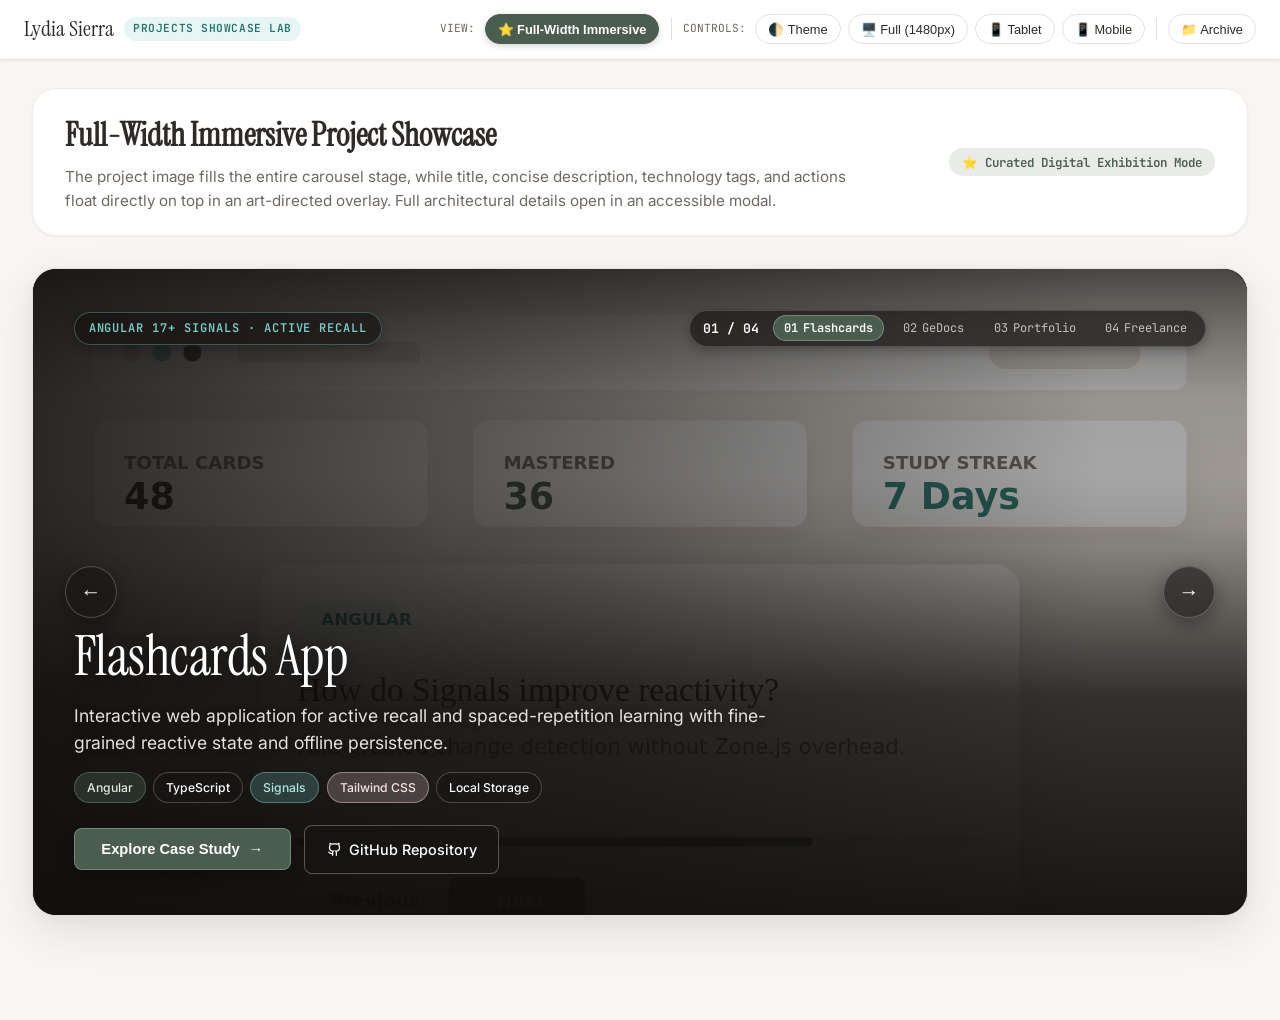
<file: scratch/projects-carousel-prototypes.html>
<!DOCTYPE html>
<html lang="en" data-theme="light">
<head>
  <meta charset="UTF-8">
  <meta name="viewport" content="width=device-width, initial-scale=1.0">
  <title>Projects Section Redesign — Full-Width Immersive Showcase Lab</title>
  <link rel="preconnect" href="https://fonts.googleapis.com">
  <link rel="preconnect" href="https://fonts.gstatic.com" crossorigin>
  <link href="https://fonts.googleapis.com/css2?family=Instrument+Serif:ital@0;1&family=Inter:wght@400;500;600;700&family=JetBrains+Mono:wght@400;500&display=swap" rel="stylesheet">
  <style>
    /* ==========================================================================
       1. Design Tokens & Root Theme (Exact Portfolio Tokens)
       ========================================================================== */
    :root, [data-theme="light"] {
      --color-bg: #F8F5F2;
      --color-surface: #FFFFFF;
      --color-surface-subtle: #FBF9F7;
      --color-text-main: #2E2A27;
      --color-text-muted: #6E6862;
      --color-primary: #4A5D4E;
      --color-primary-hover: #3C4B3F;
      --color-primary-contrast: #FFFFFF;
      --color-accent-turquoise: #7BCBC4;
      --color-turquoise-text: #25726B;
      --color-accent-pink: #F2D5D5;
      --color-border: #E6E1DC;
      --color-border-subtle: #F0ECE7;
      --font-display: 'Instrument Serif', Georgia, serif;
      --font-body: 'Inter', system-ui, -apple-system, sans-serif;
      --font-mono: 'JetBrains Mono', ui-monospace, monospace;
      --radius-xs: 4px;
      --radius-sm: 8px;
      --radius-md: 12px;
      --radius-lg: 16px;
      --radius-xl: 24px;
      --radius-full: 9999px;
      --shadow-sm: 0 1px 3px rgba(46, 42, 39, 0.04), 0 1px 2px rgba(46, 42, 39, 0.02);
      --shadow-md: 0 4px 16px rgba(46, 42, 39, 0.06), 0 2px 6px rgba(46, 42, 39, 0.03);
      --shadow-lg: 0 16px 44px rgba(46, 42, 39, 0.1), 0 4px 14px rgba(46, 42, 39, 0.04);
      --shadow-elevated: 0 24px 54px rgba(46, 42, 39, 0.16);
      --transition-fast: 150ms cubic-bezier(0.4, 0, 0.2, 1);
      --transition-base: 250ms cubic-bezier(0.4, 0, 0.2, 1);
      --transition-smooth: 350ms cubic-bezier(0.16, 1, 0.3, 1);
    }

    [data-theme="dark"] {
      --color-bg: #181614;
      --color-surface: #24201D;
      --color-surface-subtle: #2D2825;
      --color-text-main: #F5F2EE;
      --color-text-muted: #A8A199;
      --color-primary: #6E8E74;
      --color-primary-hover: #82A388;
      --color-primary-contrast: #181614;
      --color-accent-turquoise: #7BCBC4;
      --color-turquoise-text: #7BCBC4;
      --color-accent-pink: #F2D5D5;
      --color-border: #3A342F;
      --color-border-subtle: #2F2925;
      --shadow-sm: 0 1px 3px rgba(0, 0, 0, 0.25);
      --shadow-md: 0 4px 18px rgba(0, 0, 0, 0.35);
      --shadow-lg: 0 16px 48px rgba(0, 0, 0, 0.55);
      --shadow-elevated: 0 24px 58px rgba(0, 0, 0, 0.7);
    }

    * { box-sizing: border-box; margin: 0; padding: 0; }
    body {
      background-color: var(--color-bg);
      color: var(--color-text-main);
      font-family: var(--font-body);
      line-height: 1.6;
      transition: background-color var(--transition-base), color var(--transition-base);
      overflow-x: hidden;
      min-height: 100vh;
    }

    /* Top Sticky Control & Review Bar */
    .board-nav {
      position: sticky;
      top: 0;
      z-index: 1000;
      background: var(--color-surface);
      border-bottom: 1px solid var(--color-border);
      padding: 0.75rem 1.5rem;
      display: flex;
      align-items: center;
      justify-content: space-between;
      gap: 1rem;
      box-shadow: var(--shadow-sm);
      flex-wrap: wrap;
    }
    .board-brand {
      display: flex;
      align-items: center;
      gap: 0.65rem;
    }
    .board-title {
      font-family: var(--font-display);
      font-size: 1.35rem;
      color: var(--color-text-main);
    }
    .board-badge {
      font-family: var(--font-mono);
      font-size: 0.7rem;
      background: rgba(123, 203, 196, 0.18);
      color: var(--color-turquoise-text);
      padding: 0.2rem 0.55rem;
      border-radius: var(--radius-full);
      text-transform: uppercase;
      letter-spacing: 0.05em;
      font-weight: 600;
    }
    .board-controls {
      display: flex;
      align-items: center;
      gap: 0.45rem;
      flex-wrap: wrap;
    }
    .control-label {
      font-family: var(--font-mono);
      font-size: 0.7rem;
      color: var(--color-text-muted);
      text-transform: uppercase;
      margin-right: 0.15rem;
    }
    .btn-toggle {
      padding: 0.4rem 0.75rem;
      border: 1px solid var(--color-border);
      border-radius: var(--radius-full);
      background: var(--color-surface);
      font-size: 0.8rem;
      cursor: pointer;
      color: var(--color-text-main);
      display: inline-flex;
      align-items: center;
      gap: 0.35rem;
      transition: all var(--transition-fast);
    }
    .btn-toggle:hover {
      border-color: var(--color-primary);
    }
    .btn-toggle.active {
      background: var(--color-primary);
      color: var(--color-primary-contrast);
      border-color: var(--color-primary);
      font-weight: 600;
      box-shadow: 0 2px 6px rgba(74, 93, 78, 0.25);
    }
    .nav-divider {
      border-left: 1px solid var(--color-border);
      height: 22px;
      margin: 0 0.25rem;
    }

    /* Main Container — Full-Width Fluid Expansion */
    .board-container {
      width: 100%;
      max-width: 1480px;
      margin: 0 auto;
      padding: 1.75rem clamp(1rem, 2.5vw, 2.5rem) 4rem clamp(1rem, 2.5vw, 2.5rem);
    }

    /* Concept Header Card */
    .concept-banner {
      background: var(--color-surface);
      border: 1px solid var(--color-border-subtle);
      border-radius: var(--radius-xl);
      padding: 1.35rem 2rem;
      margin-bottom: 2rem;
      box-shadow: var(--shadow-sm);
      display: flex;
      justify-content: space-between;
      align-items: center;
      flex-wrap: wrap;
      gap: 1.25rem;
    }
    .concept-banner-info h2 {
      font-family: var(--font-display);
      font-size: 2rem;
      color: var(--color-text-main);
      margin-bottom: 0.2rem;
      display: flex;
      align-items: center;
      gap: 0.75rem;
    }
    .concept-banner-info p {
      color: var(--color-text-muted);
      font-size: 0.95rem;
      max-width: 80ch;
    }
    .concept-pill {
      font-family: var(--font-mono);
      font-size: 0.78rem;
      padding: 0.35rem 0.8rem;
      border-radius: var(--radius-full);
      background: rgba(74, 93, 78, 0.12);
      color: var(--color-primary);
      font-weight: 600;
      white-space: nowrap;
    }

    /* Simulation Viewport Wrapper */
    .viewport-frame {
      transition: max-width var(--transition-base);
      margin: 0 auto;
      width: 100%;
    }
    .viewport-frame.tablet {
      max-width: 768px;
      border: 2px dashed var(--color-border);
      padding: 1rem;
      border-radius: var(--radius-xl);
      background: var(--color-surface-subtle);
    }
    .viewport-frame.mobile {
      max-width: 375px;
      border: 2px dashed var(--color-border);
      padding: 0.75rem;
      border-radius: var(--radius-xl);
      background: var(--color-surface-subtle);
    }

    /* ==========================================================================
       THE FULL-WIDTH IMMERSIVE SHOWCASE (The Image IS the Showcase)
       ========================================================================== */
    .showcase-stage {
      position: relative;
      width: 100%;
      height: clamp(560px, 72vh, 760px);
      min-height: 540px;
      border-radius: var(--radius-xl);
      overflow: hidden;
      background-color: #141210;
      border: 1px solid var(--color-border);
      box-shadow: var(--shadow-lg);
      margin-bottom: 2.5rem;
      user-select: none;
    }

    /* 1. Full-Bleed Image Background Layer */
    .showcase-bg-layer {
      position: absolute;
      inset: 0;
      width: 100%;
      height: 100%;
      z-index: 1;
      overflow: hidden;
    }
    .showcase-bg-img {
      width: 100%;
      height: 100%;
      object-fit: cover;
      object-position: center top;
      display: block;
      transition: opacity 300ms ease, transform 600ms cubic-bezier(0.16, 1, 0.3, 1);
      transform: scale(1);
    }
    .showcase-stage:hover .showcase-bg-img {
      transform: scale(1.02);
    }

    /* 2. Directional Gradient Scrim (Protects Contrast Without Murkiness) */
    .showcase-scrim {
      position: absolute;
      inset: 0;
      z-index: 2;
      pointer-events: none;
      background:
        /* Top bar vignette for upper indicators and badges */
        linear-gradient(180deg, rgba(16, 14, 12, 0.75) 0%, rgba(16, 14, 12, 0.25) 20%, transparent 40%),
        /* Bottom-to-top gradient for title, tags, and action buttons */
        linear-gradient(0deg, rgba(16, 14, 12, 0.96) 0%, rgba(16, 14, 12, 0.84) 34%, rgba(16, 14, 12, 0.3) 68%, transparent 100%),
        /* Directional left-to-right vignette to anchor typography */
        linear-gradient(90deg, rgba(16, 14, 12, 0.82) 0%, rgba(16, 14, 12, 0.42) 48%, transparent 88%);
    }

    /* 3. The Interactive Integrated Overlay (Floats Directly Over the Image) */
    .showcase-overlay {
      position: absolute;
      inset: 0;
      z-index: 3;
      display: flex;
      flex-direction: column;
      justify-content: space-between;
      padding: clamp(1.5rem, 3.2vw, 3.25rem);
      pointer-events: none; /* Children restore pointer events */
    }

    /* Top Bar: Eyebrow Badge + Position Stepper */
    .showcase-top-bar {
      display: flex;
      align-items: center;
      justify-content: space-between;
      gap: 1rem;
      pointer-events: auto;
      flex-wrap: wrap;
    }
    .showcase-eyebrow-pill {
      font-family: var(--font-mono);
      font-size: 0.75rem;
      letter-spacing: 0.08em;
      text-transform: uppercase;
      font-weight: 600;
      color: #7BCBC4;
      padding: 0.4rem 0.85rem;
      border-radius: var(--radius-full);
      background: rgba(20, 18, 16, 0.65);
      backdrop-filter: blur(12px);
      border: 1px solid rgba(123, 203, 196, 0.35);
      box-shadow: 0 4px 12px rgba(0,0,0,0.25);
    }
    .showcase-stepper {
      display: flex;
      align-items: center;
      gap: 0.45rem;
      background: rgba(20, 18, 16, 0.65);
      backdrop-filter: blur(12px);
      border: 1px solid rgba(255, 255, 255, 0.16);
      padding: 0.3rem 0.4rem 0.3rem 0.85rem;
      border-radius: var(--radius-full);
      box-shadow: 0 4px 12px rgba(0,0,0,0.25);
    }
    .showcase-counter {
      font-family: var(--font-mono);
      font-size: 0.82rem;
      font-weight: 600;
      color: #FFFFFF;
      margin-right: 0.4rem;
    }
    .showcase-step-btn {
      padding: 0.25rem 0.65rem;
      border-radius: var(--radius-full);
      border: 1px solid transparent;
      background: transparent;
      color: rgba(255, 255, 255, 0.7);
      font-family: var(--font-mono);
      font-size: 0.75rem;
      cursor: pointer;
      transition: all var(--transition-fast);
      display: inline-flex;
      align-items: center;
      gap: 0.3rem;
    }
    .showcase-step-btn:hover {
      color: #FFFFFF;
      background: rgba(255, 255, 255, 0.1);
    }
    .showcase-step-btn.active {
      background: var(--color-primary);
      color: #FFFFFF;
      border-color: rgba(255, 255, 255, 0.25);
      font-weight: 600;
    }

    /* Edge Floating Navigation Arrows */
    .showcase-edge-arrow {
      position: absolute;
      top: 50%;
      transform: translateY(-50%);
      width: 52px;
      height: 52px;
      border-radius: var(--radius-full);
      background: rgba(24, 22, 20, 0.6);
      backdrop-filter: blur(14px);
      border: 1px solid rgba(255, 255, 255, 0.22);
      color: #FFFFFF;
      display: flex;
      align-items: center;
      justify-content: center;
      cursor: pointer;
      font-size: 1.3rem;
      box-shadow: 0 6px 20px rgba(0, 0, 0, 0.35);
      z-index: 10;
      pointer-events: auto;
      transition: all var(--transition-fast);
    }
    .showcase-edge-arrow:hover {
      background: var(--color-primary);
      border-color: var(--color-primary);
      transform: translateY(-50%) scale(1.08);
      box-shadow: 0 8px 24px rgba(74, 93, 78, 0.45);
    }
    .showcase-arrow-prev { left: clamp(1rem, 2.5vw, 2.5rem); }
    .showcase-arrow-next { right: clamp(1rem, 2.5vw, 2.5rem); }

    /* Bottom Information Cluster */
    .showcase-info-cluster {
      pointer-events: auto;
      max-width: 820px;
      display: flex;
      flex-direction: column;
      gap: 0.85rem;
      transition: opacity 250ms ease, transform 300ms ease;
    }
    .showcase-title {
      font-family: var(--font-display);
      font-size: clamp(2.4rem, 2rem + 1.8vw, 4rem);
      line-height: 1.1;
      color: #FFFFFF;
      margin: 0;
      text-shadow: 0 2px 14px rgba(0, 0, 0, 0.5);
      font-weight: 400;
      letter-spacing: -0.01em;
    }
    .showcase-desc {
      font-size: clamp(0.95rem, 0.9rem + 0.3vw, 1.1rem);
      color: rgba(245, 242, 238, 0.92);
      line-height: 1.55;
      max-width: 64ch;
      text-shadow: 0 1px 8px rgba(0, 0, 0, 0.4);
    }
    .showcase-tags {
      display: flex;
      flex-wrap: wrap;
      gap: 0.45rem;
      margin-top: 0.15rem;
    }
    .showcase-tag-pill {
      font-family: var(--font-body);
      font-size: 0.76rem;
      padding: 0.3rem 0.75rem;
      border-radius: var(--radius-full);
      background: rgba(24, 22, 20, 0.6);
      backdrop-filter: blur(10px);
      border: 1px solid rgba(255, 255, 255, 0.22);
      color: #FFFFFF;
      font-weight: 500;
      white-space: nowrap;
    }
    .showcase-tag-pill.accent-primary {
      background: rgba(74, 93, 78, 0.4);
      border-color: rgba(110, 142, 116, 0.5);
      color: #DDE8DF;
    }
    .showcase-tag-pill.accent-turquoise {
      background: rgba(123, 203, 196, 0.22);
      border-color: rgba(123, 203, 196, 0.45);
      color: #B2E8E3;
    }
    .showcase-tag-pill.accent-pink {
      background: rgba(242, 213, 213, 0.22);
      border-color: rgba(242, 213, 213, 0.45);
      color: #F8E2E2;
    }

    /* Actions Row */
    .showcase-actions {
      display: flex;
      align-items: center;
      gap: 0.85rem;
      flex-wrap: wrap;
      margin-top: 0.5rem;
    }
    .btn-showcase-primary {
      background: var(--color-primary);
      color: #FFFFFF;
      border: 1px solid rgba(255, 255, 255, 0.25);
      padding: 0.75rem 1.65rem;
      border-radius: var(--radius-sm);
      font-size: 0.92rem;
      font-weight: 600;
      cursor: pointer;
      display: inline-flex;
      align-items: center;
      gap: 0.55rem;
      box-shadow: 0 4px 18px rgba(0, 0, 0, 0.35);
      transition: all var(--transition-fast);
      text-decoration: none;
    }
    .btn-showcase-primary:hover {
      background: var(--color-primary-hover);
      transform: translateY(-2px);
      box-shadow: 0 8px 24px rgba(74, 93, 78, 0.4);
    }
    .btn-showcase-secondary {
      background: rgba(24, 22, 20, 0.65);
      backdrop-filter: blur(12px);
      border: 1px solid rgba(255, 255, 255, 0.28);
      color: #FFFFFF;
      padding: 0.75rem 1.35rem;
      border-radius: var(--radius-sm);
      font-size: 0.9rem;
      font-weight: 500;
      cursor: pointer;
      text-decoration: none;
      display: inline-flex;
      align-items: center;
      gap: 0.45rem;
      transition: all var(--transition-fast);
    }
    .btn-showcase-secondary:hover {
      background: rgba(255, 255, 255, 0.22);
      border-color: #FFFFFF;
      transform: translateY(-2px);
    }

    /* Mobile Responsive Overrides */
    @media (max-width: 768px) {
      .showcase-stage {
        height: clamp(560px, 82vh, 680px);
      }
      .showcase-overlay {
        padding: 1.5rem;
      }
      .showcase-edge-arrow {
        display: none; /* Mobile uses bottom controls or touch swipe */
      }
      .showcase-title {
        font-size: clamp(2rem, 1.8rem + 1.2vw, 2.7rem);
      }
      .showcase-desc {
        font-size: 0.92rem;
        line-height: 1.5;
      }
      .showcase-stepper .showcase-step-btn span.step-title {
        display: none; /* Keep step numbers only on mobile */
      }
    }

    /* Mobile Quick Navigation Bar inside overlay bottom */
    .mobile-nav-cluster {
      display: none;
      align-items: center;
      gap: 0.5rem;
      margin-top: 0.5rem;
    }
    @media (max-width: 768px) {
      .mobile-nav-cluster {
        display: flex;
      }
    }
    .mobile-arrow-btn {
      width: 44px;
      height: 44px;
      border-radius: var(--radius-full);
      background: rgba(24, 22, 20, 0.7);
      backdrop-filter: blur(10px);
      border: 1px solid rgba(255, 255, 255, 0.3);
      color: #FFFFFF;
      display: flex;
      align-items: center;
      justify-content: center;
      cursor: pointer;
      font-size: 1.1rem;
    }

    /* ==========================================================================
       CASE STUDY DETAIL MODAL (Accessible Dialog for Long-Form Spec)
       ========================================================================== */
    .modal-overlay {
      position: fixed;
      top: 0;
      left: 0;
      right: 0;
      bottom: 0;
      background: rgba(20, 18, 16, 0.65);
      backdrop-filter: blur(8px);
      z-index: 2000;
      opacity: 0;
      pointer-events: none;
      transition: opacity var(--transition-base);
      display: flex;
      align-items: center;
      justify-content: center;
      padding: clamp(1rem, 2.5vw, 2rem);
    }
    .modal-overlay.active {
      opacity: 1;
      pointer-events: auto;
    }
    .modal-dialog {
      background: var(--color-surface);
      border: 1px solid var(--color-border);
      border-radius: var(--radius-xl);
      max-width: 780px;
      width: 100%;
      max-height: 90vh;
      overflow-y: auto;
      padding: clamp(1.75rem, 3vw, 2.75rem);
      box-shadow: var(--shadow-elevated);
      position: relative;
      transform: scale(0.96) translateY(12px);
      transition: transform var(--transition-smooth);
    }
    .modal-overlay.active .modal-dialog {
      transform: scale(1) translateY(0);
    }
    .modal-close {
      position: absolute;
      top: 1.25rem;
      right: 1.25rem;
      width: 38px;
      height: 38px;
      border-radius: var(--radius-full);
      border: 1px solid var(--color-border);
      background: var(--color-surface-subtle);
      display: flex;
      align-items: center;
      justify-content: center;
      cursor: pointer;
      color: var(--color-text-main);
      font-size: 1.25rem;
      transition: all var(--transition-fast);
      z-index: 10;
    }
    .modal-close:hover {
      background: var(--color-primary);
      color: var(--color-primary-contrast);
      border-color: var(--color-primary);
    }

    /* Modal Content Typography */
    .modal-header-block {
      margin-bottom: 1.5rem;
      padding-bottom: 1.25rem;
      border-bottom: 1px solid var(--color-border-subtle);
    }
    .modal-badge {
      font-family: var(--font-mono);
      font-size: 0.75rem;
      letter-spacing: 0.06em;
      text-transform: uppercase;
      color: var(--color-turquoise-text);
      font-weight: 600;
    }
    .modal-title {
      font-family: var(--font-display);
      font-size: clamp(2rem, 1.8rem + 1vw, 2.6rem);
      color: var(--color-text-main);
      margin: 0.35rem 0 0.5rem 0;
      line-height: 1.15;
    }
    .modal-subtitle {
      font-size: 0.96rem;
      color: var(--color-text-muted);
      line-height: 1.55;
    }
    .modal-grid {
      display: grid;
      grid-template-columns: 1fr;
      gap: 1.25rem;
      margin-bottom: 1.5rem;
    }
    .modal-block {
      background: var(--color-surface-subtle);
      border: 1px solid var(--color-border-subtle);
      border-radius: var(--radius-md);
      padding: 1.25rem 1.4rem;
    }
    .modal-block h4 {
      font-family: var(--font-mono);
      font-size: 0.78rem;
      text-transform: uppercase;
      letter-spacing: 0.05em;
      color: var(--color-primary);
      margin-bottom: 0.45rem;
    }
    .modal-block p {
      font-size: 0.88rem;
      color: var(--color-text-main);
      line-height: 1.6;
    }
    .modal-highlights {
      list-style: none;
      display: flex;
      flex-direction: column;
      gap: 0.55rem;
    }
    .modal-highlights li {
      font-size: 0.86rem;
      color: var(--color-text-main);
      line-height: 1.5;
      padding-left: 1.35rem;
      position: relative;
    }
    .modal-highlights li::before {
      content: "✦";
      position: absolute;
      left: 0;
      top: 0;
      color: var(--color-accent-turquoise);
      font-size: 0.8rem;
    }
    .modal-tags {
      display: flex;
      flex-wrap: wrap;
      gap: 0.45rem;
      margin-bottom: 1.5rem;
    }
    .modal-tag {
      font-family: var(--font-body);
      font-size: 0.75rem;
      padding: 0.25rem 0.65rem;
      border-radius: var(--radius-full);
      background: var(--color-surface);
      border: 1px solid var(--color-border);
      color: var(--color-text-main);
      font-weight: 500;
    }
    .modal-actions {
      display: flex;
      align-items: center;
      gap: 1rem;
      padding-top: 1.5rem;
      border-top: 1px solid var(--color-border-subtle);
      flex-wrap: wrap;
    }
    .btn-modal-action {
      display: inline-flex;
      align-items: center;
      gap: 0.5rem;
      background: var(--color-primary);
      color: var(--color-primary-contrast);
      padding: 0.65rem 1.35rem;
      border-radius: var(--radius-sm);
      font-size: 0.88rem;
      font-weight: 600;
      text-decoration: none;
      border: 1px solid transparent;
      transition: all var(--transition-fast);
    }
    .btn-modal-action:hover {
      background: var(--color-primary-hover);
      transform: translateY(-1px);
    }
    .modal-status-badge {
      font-family: var(--font-mono);
      font-size: 0.8rem;
      color: var(--color-text-muted);
      display: inline-flex;
      align-items: center;
      gap: 0.4rem;
    }

    /* ==========================================================================
       ARCHIVE SECTION (Preserved Multi-Project Explorations)
       ========================================================================== */
    .archive-container {
      margin-top: 3.5rem;
      padding-top: 2rem;
      border-top: 2px dashed var(--color-border);
      display: none;
    }
    .archive-container.visible {
      display: block;
    }
    .archive-header {
      margin-bottom: 1.5rem;
      display: flex;
      justify-content: space-between;
      align-items: center;
      flex-wrap: wrap;
      gap: 1rem;
    }
    .archive-stage {
      background: var(--color-surface);
      border: 1px solid var(--color-border-subtle);
      border-radius: var(--radius-xl);
      padding: 2rem;
      box-shadow: var(--shadow-sm);
      margin-bottom: 2rem;
    }
  </style>
</head>
<body>

  <!-- Top Sticky Control Navigation -->
  <header class="board-nav">
    <div class="board-brand">
      <span class="board-title">Lydia Sierra</span>
      <span class="board-badge">Projects Showcase Lab</span>
    </div>
    <div class="board-controls">
      <span class="control-label">View:</span>
      <button class="btn-toggle active" id="btn-view-immersive" title="Full-width immersive showcase">⭐ Full-Width Immersive</button>

      <span class="nav-divider"></span>

      <span class="control-label">Controls:</span>
      <button class="btn-toggle" onclick="toggleTheme()" title="Toggle Light / Dark Theme">🌓 Theme</button>
      <button class="btn-toggle" onclick="setViewport('desktop')" title="Desktop View">🖥️ Full (1480px)</button>
      <button class="btn-toggle" onclick="setViewport('tablet')" title="Tablet View (768px)">📱 Tablet</button>
      <button class="btn-toggle" onclick="setViewport('mobile')" title="Mobile View (375px)">📱 Mobile</button>

      <span class="nav-divider"></span>

      <button class="btn-toggle" id="btn-toggle-archive" onclick="toggleArchive()" title="View previous concept explorations">📁 Archive</button>
    </div>
  </header>

  <main class="board-container">

    <!-- Active Concept Description Banner -->
    <section class="concept-banner" id="concept-banner">
      <div class="concept-banner-info">
        <h2>Full-Width Immersive Project Showcase</h2>
        <p>
          The project image fills the entire carousel stage, while title, concise description, technology tags, and actions float directly on top in an art-directed overlay. Full architectural details open in an accessible modal.
        </p>
      </div>
      <div class="concept-banner-meta">
        <span class="concept-pill">⭐ Curated Digital Exhibition Mode</span>
      </div>
    </section>

    <!-- Simulation Viewport Enclosure -->
    <div class="viewport-frame" id="viewport-frame">

      <!-- ================================================================== -->
      <!-- THE FULL-WIDTH IMMERSIVE PROJECT SHOWCASE                          -->
      <!-- ================================================================== -->
      <section class="showcase-stage" id="showcase-stage" aria-label="Featured Projects Showcase">

        <!-- 1. Background Image Layer (The Image IS the showcase) -->
        <div class="showcase-bg-layer">
          <img id="showcase-bg" class="showcase-bg-img" src="./project-flashcards.svg" alt="Project visual showcase">
        </div>

        <!-- 2. Photographic / Editorial Directional Gradient Scrim -->
        <div class="showcase-scrim" aria-hidden="true"></div>

        <!-- 3. Floating Edge Navigation Arrows (Desktop / Tablet) -->
        <button class="showcase-edge-arrow showcase-arrow-prev" onclick="prevProject()" aria-label="Previous project" title="Previous Project (Left Arrow)">←</button>
        <button class="showcase-edge-arrow showcase-arrow-next" onclick="nextProject()" aria-label="Next project" title="Next Project (Right Arrow)">→</button>

        <!-- 4. Interactive Overlay Floating Directly Over the Image -->
        <div class="showcase-overlay">

          <!-- Top Row: Eyebrow Badge + Position Stepper -->
          <div class="showcase-top-bar">
            <span class="showcase-eyebrow-pill" id="showcase-badge">ANGULAR 17+ SIGNALS · ACTIVE RECALL</span>
            
            <div class="showcase-stepper">
              <span class="showcase-counter" id="showcase-counter">01 / 04</span>
              <button class="showcase-step-btn active" onclick="goToProject(0)" id="step-btn-0" title="01. Flashcards App">
                <span>01</span>
                <span class="step-title">Flashcards</span>
              </button>
              <button class="showcase-step-btn" onclick="goToProject(1)" id="step-btn-1" title="02. GeDocs">
                <span>02</span>
                <span class="step-title">GeDocs</span>
              </button>
              <button class="showcase-step-btn" onclick="goToProject(2)" id="step-btn-2" title="03. Portfolio">
                <span>03</span>
                <span class="step-title">Portfolio</span>
              </button>
              <button class="showcase-step-btn" onclick="goToProject(3)" id="step-btn-3" title="04. Commercial Web">
                <span>04</span>
                <span class="step-title">Freelance</span>
              </button>
            </div>
          </div>

          <!-- Bottom Row: Title, Concise Bio, Tags, and Action Buttons -->
          <div class="showcase-info-cluster" id="showcase-info">
            <h3 class="showcase-title" id="showcase-title">Flashcards App</h3>
            <p class="showcase-desc" id="showcase-desc">
              Interactive web application for active recall and spaced-repetition learning with fine-grained reactive state and offline persistence.
            </p>

            <div class="showcase-tags" id="showcase-tags">
              <!-- Rendered via JS -->
            </div>

            <div class="showcase-actions">
              <button class="btn-showcase-primary" onclick="openCaseStudyModal()" id="btn-explore-modal">
                <span>Explore Case Study</span>
                <span>→</span>
              </button>
              <a id="showcase-repo-link" href="https://github.com/LydiaSierra" target="_blank" rel="noopener noreferrer" class="btn-showcase-secondary">
                <svg width="15" height="15" viewBox="0 0 24 24" fill="none" stroke="currentColor" stroke-width="2"><path d="M15 22v-4a4.8 4.8 0 0 0-1-3.5c3 0 6-2 6-5.5.08-1.25-.27-2.48-1-3.5.28-1.15.28-2.35 0-3.5 0 0-1 0-3 1.5-2.64-.5-5.36-.5-8 0C6 2 5 2 5 2c-.3 1.15-.3 2.35 0 3.5A5.403 5.403 0 0 0 4 9c0 3.5 3 5.5 6 5.5-.39.49-.68 1.05-.85 1.65-.17.6-.22 1.23-.15 1.85v4"/><path d="M9 18c-4.51 2-5-2-7-2"/></svg>
                <span>GitHub Repository</span>
              </a>
              <a id="showcase-demo-link" href="#" target="_blank" rel="noopener noreferrer" class="btn-showcase-secondary" style="display:none;">
                <span>Live Demo ↗</span>
              </a>

              <!-- Mobile Dedicated Navigation Buttons -->
              <div class="mobile-nav-cluster">
                <button class="mobile-arrow-btn" onclick="prevProject()" aria-label="Previous Project">←</button>
                <button class="mobile-arrow-btn" onclick="nextProject()" aria-label="Next Project">→</button>
              </div>
            </div>
          </div>

        </div>
      </section>

    </div><!-- /viewport-frame -->

    <!-- ================================================================== -->
    <!-- ARCHIVE SECTION (Previous Concepts Preserved for Comparison)        -->
    <!-- ================================================================== -->
    <section class="archive-container" id="archive-section">
      <div class="archive-header">
        <div>
          <h3 style="font-family:var(--font-display); font-size:1.85rem;">Archive: Previous Exploration Prototypes</h3>
          <p style="color:var(--color-text-muted); font-size:0.9rem;">
            Preserved for design reference: Asymmetric Split, Bento, Rail, and Atelier prototypes.
          </p>
        </div>
      </div>

      <div class="archive-stage">
        <h4 style="font-family:var(--font-display); font-size:1.4rem; margin-bottom:1rem;">Comparison Notes</h4>
        <p style="font-size:0.9rem; color:var(--color-text-muted); margin-bottom:1rem;">
          The initial explorations (Split and Bento) placed narrative text and tags in panels beside or below the visual card. The refined <strong>Full-Width Immersive Showcase</strong> above integrates the visual and narrative into a single cohesive stage, utilizing the full horizontal viewport and reserving all long-form architectural breakdowns for the modal dialog.
        </p>
      </div>
    </section>

  </main>

  <!-- ================================================================== -->
  <!-- ACCESSIBLE CASE STUDY DETAIL MODAL                                 -->
  <!-- ================================================================== -->
  <div class="modal-overlay" id="case-study-modal" role="dialog" aria-modal="true" aria-labelledby="modal-title" onclick="closeCaseStudyModal()">
    <div class="modal-dialog" onclick="event.stopPropagation()">
      <button class="modal-close" onclick="closeCaseStudyModal()" aria-label="Close Case Study Modal">✕</button>
      <div id="modal-body">
        <!-- Rendered dynamically via JavaScript -->
      </div>
    </div>
  </div>

  <script>
    // Authentic, verified project database conforming to Lydia's real background
    const projects = [
      {
        id: 'flashcards-app',
        title: 'Flashcards App',
        subtitle: 'Interactive web application for active recall and spaced-repetition learning with client-side persistence',
        badge: 'Angular 17+ Signals · Active Recall',
        image: './project-flashcards.svg',
        shortBio: 'Interactive web application for active recall and spaced-repetition learning with fine-grained reactive state and offline persistence.',
        overview: 'A distraction-free, self-directed learning tool built to optimize memory retention through spaced repetition algorithms. Features rapid keyboard navigation, custom deck creation, self-assessment scoring, and offline-first Local Storage synchronization.',
        problem: 'Self-directed learners need an intuitive, distraction-free study environment to organize card decks, test memory retention, and track learning progress without complicated backend overhead or subscription paywalls.',
        contribution: 'Designed the complete frontend architecture from the ground up, utilizing modern Angular Signals for fine-grained reactive state and offline-first Local Storage persistence.',
        architecture: 'Decoupled signal-based stores managing study decks, session states, and spaced-repetition retention metrics without Zone.js change-detection overhead.',
        highlights: [
          'Fine-grained reactivity with Angular Signals for smooth card state transitions without Zone.js overhead',
          'Client-side Local Storage persistence preserving decks, cards, and study progress across sessions',
          'Accessible keyboard controls allowing rapid card flipping, self-assessment, and deck traversal',
          'Responsive, clean UI styled with utility-first Tailwind CSS, optimized for mobile and desktop screens'
        ],
        tags: [
          { name: 'Angular', type: 'accent-primary' },
          { name: 'TypeScript', type: 'neutral' },
          { name: 'Signals', type: 'accent-turquoise' },
          { name: 'Tailwind CSS', type: 'accent-pink' },
          { name: 'Local Storage', type: 'neutral' }
        ],
        repoUrl: 'https://github.com/LydiaSierra',
        demoUrl: null,
        demoStatus: 'Live demo coming soon'
      },
      {
        id: 'gedocs',
        title: 'GeDocs — Document Management',
        subtitle: 'Centralized administrative tracking and searchable document archive platform with role-based access',
        badge: 'PHP Laravel & MySQL · SENA Capstone',
        image: './gedocs-screenshot.png',
        shortBio: 'Centralized administrative tracking and searchable document archive platform with relational database integrity and role-based access.',
        overview: 'Institutional document tracking system developed as a capstone project for the SENA Software Analysis and Development curriculum. Centralizes official document workflows, approval review stages, audit logging, and role-based access control.',
        problem: 'Academic and administrative teams often experience lost documentation, misrouted approvals, and lack of searchable audit trails when handling files manually across departments.',
        contribution: 'Led the relational database schema design, RESTful controller architecture, and document lifecycle workflows as part of the SENA Software Analysis and Development capstone curriculum.',
        architecture: 'Normalized 3NF relational schema in MySQL with indexed foreign keys, Eloquent ORM relationships, and RESTful route controllers with RBAC role authorization.',
        highlights: [
          'Relational schema design in MySQL with normalized tables, foreign keys, and audit logging',
          'RESTful backend architecture facilitating document registration, review stages, and status queries',
          'Role-based access permissions separating administrative, reviewing, and standard contributor capabilities',
          'Search filtering by category, date range, and status chips, with structured data export'
        ],
        tags: [
          { name: 'PHP (Laravel)', type: 'accent-primary' },
          { name: 'MySQL', type: 'neutral' },
          { name: 'REST APIs', type: 'accent-turquoise' },
          { name: 'MVC Architecture', type: 'neutral' },
          { name: 'Bootstrap / CSS', type: 'accent-pink' }
        ],
        repoUrl: 'https://github.com/LydiaSierra',
        demoUrl: null,
        demoStatus: 'Institutional capstone project'
      },
      {
        id: 'portfolio',
        title: 'Personal Developer Portfolio',
        subtitle: 'Production static developer portfolio built with semantic HTML5, modern vanilla CSS3, and native ES modules',
        badge: 'Vanilla JS & Zero Build Tools',
        image: './project-portfolio.svg',
        shortBio: 'High-performance static developer portfolio built with semantic HTML5, modern vanilla CSS3, and native ES modules.',
        overview: 'A resilient, zero-build personal developer portfolio crafted to showcase projects, experience, and contact channels without bloated framework runtimes or fragile pipeline dependencies.',
        problem: 'Developers often overload personal portfolios with heavy frameworks, fragile build pipelines, and unnecessary dependencies that increase load latency, degrade accessibility, and complicate deployment.',
        contribution: 'Engineered a resilient static portfolio using semantic HTML5 landmarks, modern vanilla CSS custom property tokens, and native ES modules without any framework dependencies.',
        architecture: 'Lightweight ES module architecture featuring dynamic runtime internationalization (EN/ES), OS-aware persistent theme toggling, and WCAG 2.1 AA keyboard accessibility.',
        highlights: [
          'Zero build pipeline dependency: runs statically and instantly on GitHub Pages',
          'Complete English / Spanish internationalization with dynamic metadata updates',
          'System preference-aware light and dark theme engine with FOUC prevention',
          'Strict WCAG 2.1 AA keyboard navigation, contrast ratios, and accessible landmarks'
        ],
        tags: [
          { name: 'Semantic HTML5', type: 'accent-primary' },
          { name: 'Vanilla CSS3', type: 'neutral' },
          { name: 'ES Modules', type: 'accent-turquoise' },
          { name: 'i18n Engine', type: 'accent-pink' },
          { name: 'WCAG 2.1 AA', type: 'neutral' }
        ],
        repoUrl: 'https://github.com/LydiaSierra',
        demoUrl: 'https://lydiasierra.dev',
        demoStatus: 'Currently Live'
      },
      {
        id: 'freelance-sites',
        title: 'Local Business Digital Presences',
        subtitle: 'Accessible, responsive commercial websites for small independent businesses with fast load times',
        badge: 'Responsive Web UI & SEO · Lighthouse 100',
        image: './project-freelance.svg',
        shortBio: 'Lightweight, mobile-first commercial websites for small independent businesses optimized for search engines and swift customer contact.',
        overview: 'Commercial web solutions tailored for independent local shops, florists, and cafes. Designed from mobile wireframes up to deliver instantaneous load speeds, flawless accessibility, and conversion-oriented contact channels.',
        problem: 'Local business owners frequently struggle with slow, inaccessible template sites that fail mobile usability standards and hinder local customer inquiries.',
        contribution: 'Developed lightweight, mobile-first websites focusing on clean semantic markup, fast load times, and intuitive contact conversion funnels.',
        architecture: 'Modern CSS Grid and Flexbox layouts progressively enhanced across devices with optimized imagery and search engine metadata.',
        highlights: [
          'Mobile-first responsive layouts tested across real iOS and Android devices',
          'High Lighthouse performance scores through asset optimization and clean markup',
          'Accessible contact channels with verified mailto actions and clear phone triggers',
          'Local business search optimization and social sharing Open Graph metadata'
        ],
        tags: [
          { name: 'HTML5 / CSS3', type: 'accent-primary' },
          { name: 'Responsive UI', type: 'neutral' },
          { name: 'SEO Optimization', type: 'accent-turquoise' },
          { name: 'Performance', type: 'accent-pink' },
          { name: 'Lighthouse 100', type: 'neutral' }
        ],
        repoUrl: 'https://github.com/LydiaSierra',
        demoUrl: null,
        demoStatus: 'Client portfolio case studies'
      }
    ];

    let currentIdx = 0;
    let lastActiveElement = null;

    // -------------------------------------------------------------------------
    // Showcase Navigation & Rendering Engine
    // -------------------------------------------------------------------------
    function goToProject(idx) {
      if (idx < 0) idx = projects.length - 1;
      if (idx >= projects.length) idx = 0;
      currentIdx = idx;
      renderShowcase();
    }

    function nextProject() {
      goToProject(currentIdx + 1);
    }

    function prevProject() {
      goToProject(currentIdx - 1);
    }

    function renderShowcase() {
      const p = projects[currentIdx];
      const bgImg = document.getElementById('showcase-bg');
      const infoCluster = document.getElementById('showcase-info');

      // Subtle crossfade transition
      bgImg.style.opacity = '0.6';
      infoCluster.style.opacity = '0.6';
      infoCluster.style.transform = 'translateY(4px)';

      setTimeout(() => {
        bgImg.src = p.image;
        document.getElementById('showcase-badge').textContent = p.badge.toUpperCase();
        document.getElementById('showcase-counter').textContent = `0${currentIdx + 1} / 0${projects.length}`;
        document.getElementById('showcase-title').textContent = p.title;
        document.getElementById('showcase-desc').textContent = p.shortBio;

        // Tags
        document.getElementById('showcase-tags').innerHTML = p.tags
          .map(t => `<span class="showcase-tag-pill ${t.type}">${t.name}</span>`)
          .join('');

        // Repo Link
        const repoBtn = document.getElementById('showcase-repo-link');
        if (p.repoUrl) {
          repoBtn.href = p.repoUrl;
          repoBtn.style.display = 'inline-flex';
        } else {
          repoBtn.style.display = 'none';
        }

        // Demo Link
        const demoBtn = document.getElementById('showcase-demo-link');
        if (p.demoUrl) {
          demoBtn.href = p.demoUrl;
          demoBtn.style.display = 'inline-flex';
        } else {
          demoBtn.style.display = 'none';
        }

        // Update Stepper buttons
        for (let i = 0; i < projects.length; i++) {
          const btn = document.getElementById(`step-btn-${i}`);
          if (btn) btn.classList.toggle('active', i === currentIdx);
        }

        bgImg.style.opacity = '1';
        infoCluster.style.opacity = '1';
        infoCluster.style.transform = 'translateY(0)';
      }, 120);
    }

    // -------------------------------------------------------------------------
    // Case Study Detail Modal
    // -------------------------------------------------------------------------
    function openCaseStudyModal() {
      lastActiveElement = document.activeElement;
      const p = projects[currentIdx];
      const modalBody = document.getElementById('modal-body');

      modalBody.innerHTML = `
        <div class="modal-header-block">
          <span class="modal-badge">${p.badge}</span>
          <h3 class="modal-title" id="modal-title">${p.title}</h3>
          <p class="modal-subtitle">${p.subtitle}</p>
        </div>

        <div class="modal-grid">
          <div class="modal-block">
            <h4>01. Project Purpose &amp; Overview</h4>
            <p>${p.overview}</p>
          </div>
          <div class="modal-block">
            <h4>02. The Problem Addressed</h4>
            <p>${p.problem}</p>
          </div>
          <div class="modal-block">
            <h4>03. My Architectural Contribution</h4>
            <p>${p.contribution}</p>
          </div>
        </div>

        <div class="modal-block" style="margin-bottom:1.5rem;">
          <h4>04. Key Technical Decisions &amp; Implementation</h4>
          <ul class="modal-highlights">
            ${p.highlights.map(h => `<li>${h}</li>`).join('')}
          </ul>
        </div>

        <div class="modal-tags">
          ${p.tags.map(t => `<span class="modal-tag">${t.name}</span>`).join('')}
        </div>

        <div class="modal-actions">
          ${p.repoUrl ? `
            <a href="${p.repoUrl}" target="_blank" rel="noopener noreferrer" class="btn-modal-action">
              <svg width="16" height="16" viewBox="0 0 24 24" fill="none" stroke="currentColor" stroke-width="2"><path d="M15 22v-4a4.8 4.8 0 0 0-1-3.5c3 0 6-2 6-5.5.08-1.25-.27-2.48-1-3.5.28-1.15.28-2.35 0-3.5 0 0-1 0-3 1.5-2.64-.5-5.36-.5-8 0C6 2 5 2 5 2c-.3 1.15-.3 2.35 0 3.5A5.403 5.403 0 0 0 4 9c0 3.5 3 5.5 6 5.5-.39.49-.68 1.05-.85 1.65-.17.6-.22 1.23-.15 1.85v4"/><path d="M9 18c-4.51 2-5-2-7-2"/></svg>
              <span>View GitHub Repository</span>
            </a>
          ` : ''}
          ${p.demoUrl ? `
            <a href="${p.demoUrl}" target="_blank" rel="noopener noreferrer" class="btn-modal-action" style="background:transparent; border-color:var(--color-primary); color:var(--color-primary);">
              <span>Visit Live Website ↗</span>
            </a>
          ` : ''}
          <span class="modal-status-badge">
            ● ${p.demoStatus}
          </span>
        </div>
      `;

      const overlay = document.getElementById('case-study-modal');
      overlay.classList.add('active');
      document.body.style.overflow = 'hidden';

      // Focus close button for accessibility
      const closeBtn = overlay.querySelector('.modal-close');
      if (closeBtn) closeBtn.focus();
    }

    function closeCaseStudyModal() {
      const overlay = document.getElementById('case-study-modal');
      overlay.classList.remove('active');
      document.body.style.overflow = '';
      if (lastActiveElement) lastActiveElement.focus();
    }

    // -------------------------------------------------------------------------
    // Keyboard Navigation & Touch Swipe
    // -------------------------------------------------------------------------
    window.addEventListener('keydown', (e) => {
      const modal = document.getElementById('case-study-modal');
      const isModalOpen = modal.classList.contains('active');

      if (e.key === 'Escape') {
        if (isModalOpen) closeCaseStudyModal();
      } else if (!isModalOpen) {
        if (e.key === 'ArrowRight') nextProject();
        if (e.key === 'ArrowLeft') prevProject();
      }
    });

    let touchStartX = 0;
    let touchEndX = 0;
    const stage = document.getElementById('showcase-stage');

    stage.addEventListener('touchstart', (e) => {
      touchStartX = e.changedTouches[0].screenX;
    }, { passive: true });

    stage.addEventListener('touchend', (e) => {
      touchEndX = e.changedTouches[0].screenX;
      const swipeDistance = touchEndX - touchStartX;
      if (Math.abs(swipeDistance) > 45) {
        if (swipeDistance < 0) nextProject();
        else prevProject();
      }
    }, { passive: true });

    // -------------------------------------------------------------------------
    // Viewport Simulation & Theme Controls
    // -------------------------------------------------------------------------
    function setViewport(mode) {
      const frame = document.getElementById('viewport-frame');
      frame.className = 'viewport-frame ' + (mode === 'desktop' ? '' : mode);
    }

    function toggleTheme() {
      const html = document.documentElement;
      const cur = html.getAttribute('data-theme') || 'light';
      html.setAttribute('data-theme', cur === 'light' ? 'dark' : 'light');
    }

    function toggleArchive() {
      const sec = document.getElementById('archive-section');
      const btn = document.getElementById('btn-toggle-archive');
      const isVisible = sec.classList.toggle('visible');
      btn.classList.toggle('active', isVisible);
      if (isVisible) sec.scrollIntoView({ behavior: 'smooth' });
    }

    // Initialize Showcase
    renderShowcase();
  </script>
</body>
</html>
</file>
<file: css/variables.css>
/**
 * Lydia Sierra — Personal Developer Portfolio
 * Design System Tokens (CSS Custom Properties)
 * Hybrid Emerald & Slate Design System
 * Strict Token-Based Architecture (No Hardcoded Colors in Components)
 */

:root,
[data-theme="light"] {
  /* ==========================================================================
     Color System — Hybrid Emerald & Slate (Light Theme)
     ========================================================================== */
  --color-bg:                 #FAFAFA; /* Clean Cool Gray */
  --color-surface:            #FFFFFF; /* Pure White Cards */
  --color-surface-subtle:     #F8F9FA;

  --color-text-main:          #334155; /* Soft Slate */
  --color-text-muted:         #64748B; /* Muted Slate */

  --color-primary:            #10B981; /* Vibrant Emerald */
  --color-primary-hover:      #059669; /* Darker Emerald */
  --color-primary-active:     #047857;
  --color-primary-contrast:   #FFFFFF;

  --color-accent-turquoise:   #14B8A6; /* Mint Turquoise */
  --color-turquoise-text:     #0D9488; /* Darkened for WCAG AA compliance */
  --color-accent-pink:        #F1F5F9; /* Neutral subtle slate */

  --color-border:             #E2E8F0;
  --color-border-subtle:      #F1F5F9;

  /* Base RGB Channels for Opacity & Alpha Blending */
  --color-bg-rgb:             250, 250, 250;
  --color-surface-rgb:        255, 255, 255;
  --color-surface-subtle-rgb: 248, 249, 250;
  --color-text-main-rgb:      51, 65, 85;
  --color-text-muted-rgb:     100, 116, 139;
  --color-primary-rgb:        16, 185, 129;
  --color-primary-hover-rgb:  5, 150, 105;
  --color-accent-turquoise-rgb: 20, 184, 166;
  --color-accent-pink-rgb:    241, 245, 249;
  --color-border-rgb:         226, 232, 240;
  --color-shadow-rgb:         15, 23, 42;
  --color-overlay-rgb:        15, 23, 42;

  /* Functional / Status Tokens */
  --color-status-success:       #10B981;
  --color-status-success-rgb:   16, 185, 129;
  --color-status-success-bg:    rgba(var(--color-primary-rgb), 0.12);
  --color-status-success-border: rgba(var(--color-primary-rgb), 0.25);

  --color-error:              #DC2626;
  --color-error-hover:        #B91C1C;
  --color-error-rgb:          220, 38, 38;
  --color-error-bg:           rgba(220, 38, 38, 0.1);
  --color-error-border:       rgba(220, 38, 38, 0.3);

  --color-warning:            #C2410C;
  --color-warning-rgb:        194, 65, 12;

  /* Header & Navigation Glassmorphism */
  --color-header-bg:          rgba(var(--color-bg-rgb), 0.88);
  --color-header-border:      rgba(var(--color-border-rgb), 0.85);
  --color-drawer-bg:          rgba(var(--color-surface-rgb), 0.96);

  /* Modal & Lightbox Overlays */
  --color-overlay-backdrop:   rgba(var(--color-overlay-rgb), 0.75);
  --color-gallery-overlay:    rgba(var(--color-overlay-rgb), 0.7);
  --color-overlay-border:     rgba(var(--color-border-rgb), 0.25);
  --color-overlay-text:       #FFFFFF;

  /* Pure Values & Utilities */
  --color-white:              #FFFFFF;
  --color-white-rgb:          255, 255, 255;
  --color-black:              #000000;
  --color-black-rgb:          0, 0, 0;

  --color-focus-ring:         rgba(var(--color-primary-rgb), 0.4);
  --color-selection-bg:       #D1FAE5;
  --color-selection-text:     #065F46;

  /* ==========================================================================
     Typography Families with Modern Sans-Serif Stack
     ========================================================================== */
  --font-display: 'Plus Jakarta Sans', system-ui, -apple-system, BlinkMacSystemFont, 'Segoe UI', Roboto, Helvetica, Arial, sans-serif;
  --font-body: 'Inter', system-ui, -apple-system, BlinkMacSystemFont, 'Segoe UI', Roboto, Helvetica, Arial, sans-serif;
  --font-mono: 'JetBrains Mono', ui-monospace, SFMono-Regular, Menlo, Monaco, Consolas, 'Liberation Mono', monospace;

  /* ==========================================================================
     Fluid Typography Scale (clamp-based)
     ========================================================================== */
  --text-xs: clamp(0.75rem, 0.72rem + 0.15vw, 0.8125rem);       /* 12px -> 13px */
  --text-sm: clamp(0.8125rem, 0.78rem + 0.2vw, 0.875rem);       /* 13px -> 14px */
  --text-base: clamp(0.9375rem, 0.9rem + 0.2vw, 1rem);          /* 15px -> 16px */
  --text-lg: clamp(1.0625rem, 1rem + 0.35vw, 1.125rem);         /* 17px -> 18px */
  --text-xl: clamp(1.1875rem, 1.1rem + 0.45vw, 1.3125rem);      /* 19px -> 21px */
  --text-2xl: clamp(1.375rem, 1.25rem + 0.65vw, 1.625rem);      /* 22px -> 26px */
  --text-3xl: clamp(1.75rem, 1.5rem + 1.2vw, 2.25rem);          /* 28px -> 36px */
  --text-4xl: clamp(2.25rem, 1.8rem + 2.2vw, 3.25rem);          /* 36px -> 52px */
  --text-5xl: clamp(2.75rem, 2.2rem + 2.8vw, 3.75rem);          /* 44px -> 60px */

  /* ==========================================================================
     Spacing Scale (8pt grid basis)
     ========================================================================== */
  --space-1: 0.25rem;   /* 4px */
  --space-2: 0.5rem;    /* 8px */
  --space-3: 0.75rem;   /* 12px */
  --space-4: 1rem;      /* 16px */
  --space-5: 1.25rem;   /* 20px */
  --space-6: 1.5rem;    /* 24px */
  --space-8: 2rem;      /* 32px */
  --space-10: 2.5rem;   /* 40px */
  --space-12: 3rem;     /* 48px */
  --space-16: 4rem;     /* 64px */
  --space-20: 5rem;     /* 80px */
  --space-24: 6rem;     /* 96px */

  /* Fluid Section Spacing (Mobile: ~2rem - 2.5rem, Desktop: ~3rem - 3.75rem) */
  --section-gap: clamp(2rem, 1.5rem + 1.8vw, 3.5rem);
  --section-padding-y: clamp(2rem, 1.5rem + 1.8vw, 3.5rem);

  /* Heading to Content Gap (Mobile: ~1rem - 1.25rem, Desktop: ~1.5rem - 1.75rem) */
  --heading-gap: clamp(1rem, 0.85rem + 0.8vw, 1.75rem);

  /* Surface & Panel Padding */
  --panel-padding: clamp(1.25rem, 1rem + 1.2vw, 2.25rem);
  --card-padding-sm: clamp(0.75rem, 0.65rem + 0.5vw, 1.25rem);

  /* ==========================================================================
     Corner Radii Hierarchy
     ========================================================================== */
  --radius-xs: 4px;
  --radius-sm: 8px;     /* Buttons, form inputs */
  --radius-md: 12px;    /* Nested cards, skill & stat cards */
  --radius-lg: 16px;    /* Project cards, hero visual */
  --radius-xl: 24px;    /* Major section panel enclosures */
  --radius-full: 9999px;/* Pills, avatars, circular controls */

  /* ==========================================================================
     Elevation & Shadows
     ========================================================================== */
  --shadow-sm: 0 1px 3px rgba(var(--color-shadow-rgb), 0.05), 0 1px 2px rgba(var(--color-shadow-rgb), 0.03);
  --shadow-md: 0 4px 16px rgba(var(--color-shadow-rgb), 0.08), 0 2px 6px rgba(var(--color-shadow-rgb), 0.04);
  --shadow-lg: 0 12px 32px rgba(var(--color-shadow-rgb), 0.10), 0 4px 12px rgba(var(--color-shadow-rgb), 0.06);

  /* ==========================================================================
     Layout Boundaries (Mobile: ~1rem - 1.25rem, Desktop: ~1.5rem - 1.75rem)
     ========================================================================== */
  --container-max-width: 1320px;
  --container-wide-max-width: 1560px;
  --container-padding: clamp(1rem, 0.5rem + 1.25vw, 2rem);

  /* ==========================================================================
     Transitions
     ========================================================================== */
  --transition-fast: 150ms cubic-bezier(0.4, 0, 0.2, 1);
  --transition-base: 250ms cubic-bezier(0.4, 0, 0.2, 1);
}

/* ==========================================================================
   Color System — Dark Theme Token Overrides
   Activated via [data-theme="dark"] or system preference when not overridden
   ========================================================================== */
[data-theme="dark"] {
  --color-bg:                 #121212; /* Near Black */
  --color-surface:            #1E1E1E; /* Dark Charcoal */
  --color-surface-subtle:     #27272A;

  --color-text-main:          #E2E8F0; /* Light Slate */
  --color-text-muted:         #94A3B8;

  --color-primary:            #34D399; /* Luminous Emerald */
  --color-primary-hover:      #10B981;
  --color-primary-active:     #059669;
  --color-primary-contrast:   #121212;

  --color-accent-turquoise:   #5EEAD4;
  --color-turquoise-text:     #5EEAD4;
  --color-accent-pink:        #1E293B; /* Subtle dark slate */

  --color-border:             #334155;
  --color-border-subtle:      #1E293B;

  /* Base RGB Channels for Opacity & Alpha Blending */
  --color-bg-rgb:             18, 18, 18;
  --color-surface-rgb:        30, 30, 30;
  --color-surface-subtle-rgb: 39, 39, 42;
  --color-text-main-rgb:      226, 232, 240;
  --color-text-muted-rgb:     148, 163, 184;
  --color-primary-rgb:        52, 211, 153;
  --color-primary-hover-rgb:  16, 185, 129;
  --color-accent-turquoise-rgb: 94, 234, 212;
  --color-accent-pink-rgb:    30, 41, 59;
  --color-border-rgb:         51, 65, 85;
  --color-shadow-rgb:         0, 0, 0;
  --color-overlay-rgb:        0, 0, 0;

  /* Functional / Status Tokens */
  --color-status-success:       #34D399;
  --color-status-success-rgb:   52, 211, 153;
  --color-status-success-bg:    rgba(var(--color-primary-rgb), 0.15);
  --color-status-success-border: rgba(var(--color-primary-rgb), 0.3);

  --color-error:              #F87171;
  --color-error-hover:        #EF4444;
  --color-error-rgb:          248, 113, 113;
  --color-error-bg:           rgba(248, 113, 113, 0.15);
  --color-error-border:       rgba(248, 113, 113, 0.35);

  --color-warning:            #FB923C;
  --color-warning-rgb:        251, 146, 60;

  /* Header & Navigation Glassmorphism */
  --color-header-bg:          rgba(var(--color-bg-rgb), 0.88);
  --color-header-border:      rgba(var(--color-border-rgb), 0.85);
  --color-drawer-bg:          rgba(var(--color-surface-rgb), 0.96);

  /* Modal & Lightbox Overlays */
  --color-overlay-backdrop:   rgba(var(--color-overlay-rgb), 0.8);
  --color-gallery-overlay:    rgba(var(--color-overlay-rgb), 0.75);
  --color-overlay-border:     rgba(var(--color-border-rgb), 0.35);
  --color-overlay-text:       #FFFFFF;

  --color-focus-ring:         rgba(var(--color-primary-rgb), 0.4);
  --color-selection-bg:       #064E3B;
  --color-selection-text:     #ECFDF5;

  --shadow-sm: 0 1px 3px rgba(var(--color-shadow-rgb), 0.4);
  --shadow-md: 0 4px 18px rgba(var(--color-shadow-rgb), 0.5);
  --shadow-lg: 0 12px 36px rgba(var(--color-shadow-rgb), 0.6);
}

@media (prefers-color-scheme: dark) {
  :root:not([data-theme="light"]) {
    --color-bg:                 #121212;
    --color-surface:            #1E1E1E;
    --color-surface-subtle:     #27272A;

    --color-text-main:          #E2E8F0;
    --color-text-muted:         #94A3B8;

    --color-primary:            #34D399;
    --color-primary-hover:      #10B981;
    --color-primary-active:     #059669;
    --color-primary-contrast:   #121212;

    --color-accent-turquoise:   #5EEAD4;
    --color-turquoise-text:     #5EEAD4;
    --color-accent-pink:        #1E293B;

    --color-border:             #334155;
    --color-border-subtle:      #1E293B;

    --color-bg-rgb:             18, 18, 18;
    --color-surface-rgb:        30, 30, 30;
    --color-surface-subtle-rgb: 39, 39, 42;
    --color-text-main-rgb:      226, 232, 240;
    --color-text-muted-rgb:     148, 163, 184;
    --color-primary-rgb:        52, 211, 153;
    --color-primary-hover-rgb:  16, 185, 129;
    --color-accent-turquoise-rgb: 94, 234, 212;
    --color-accent-pink-rgb:    30, 41, 59;
    --color-border-rgb:         51, 65, 85;
    --color-shadow-rgb:         0, 0, 0;
    --color-overlay-rgb:        0, 0, 0;

    --color-status-success:       #34D399;
    --color-status-success-rgb:   52, 211, 153;
    --color-status-success-bg:    rgba(var(--color-primary-rgb), 0.15);
    --color-status-success-border: rgba(var(--color-primary-rgb), 0.3);

    --color-error:              #F87171;
    --color-error-hover:        #EF4444;
    --color-error-rgb:          248, 113, 113;
    --color-error-bg:           rgba(248, 113, 113, 0.15);
    --color-error-border:       rgba(248, 113, 113, 0.35);

    --color-warning:            #FB923C;
    --color-warning-rgb:        251, 146, 60;

    --color-header-bg:          rgba(var(--color-bg-rgb), 0.88);
    --color-header-border:      rgba(var(--color-border-rgb), 0.85);
    --color-drawer-bg:          rgba(var(--color-surface-rgb), 0.96);

    --color-overlay-backdrop:   rgba(var(--color-overlay-rgb), 0.8);
    --color-gallery-overlay:    rgba(var(--color-overlay-rgb), 0.75);
    --color-overlay-border:     rgba(var(--color-border-rgb), 0.35);
    --color-overlay-text:       #FFFFFF;

    --color-focus-ring:         rgba(var(--color-primary-rgb), 0.4);
    --color-selection-bg:       #064E3B;
    --color-selection-text:     #ECFDF5;

    --shadow-sm: 0 1px 3px rgba(var(--color-shadow-rgb), 0.4);
    --shadow-md: 0 4px 18px rgba(var(--color-shadow-rgb), 0.5);
    --shadow-lg: 0 12px 36px rgba(var(--color-shadow-rgb), 0.6);
  }
}
</file>
<file: css/style.css>
/**
 * Lydia Sierra — Personal Developer Portfolio
 * Foundational Stylesheet (Reset, Base, Typography, Surfaces, Buttons & Badges)
 * Conforming to DESIGN_SPEC.md
 */

/* ==========================================================================
   1. Modern CSS Reset & Browser Defaults
   ========================================================================== */
*,
*::before,
*::after {
  box-sizing: border-box;
  margin: 0;
  padding: 0;
}

html {
  font-size: 100%;
  scroll-behavior: smooth;
  scroll-padding-top: 5rem;
  -webkit-text-size-adjust: 100%;
  tab-size: 4;
}

body {
  min-height: 100vh;
  background-color: var(--color-bg);
  color: var(--color-text-main);
  font-family: var(--font-body);
  font-size: var(--text-base);
  line-height: 1.6;
  text-rendering: optimizeLegibility;
  -webkit-font-smoothing: antialiased;
  -moz-osx-font-smoothing: grayscale;
  overflow-x: hidden;
}

/* Consistent Text Selection */
::selection {
  background-color: var(--color-selection-bg);
  color: var(--color-selection-text);
}

/* Clean Media Defaults */
img,
picture,
svg,
video,
canvas {
  display: block;
  max-width: 100%;
  height: auto;
}

/* Reset List Styles on Semantic Lists */
ul,
ol {
  list-style: none;
}

/* Form Controls Font & Styling Reset */
button,
input,
select,
textarea {
  font: inherit;
  color: inherit;
}

button {
  cursor: pointer;
  border: none;
  background: none;
}

/* ==========================================================================
   2. Accessibility & Keyboard Focus Indicators
   ========================================================================== */
:focus {
  outline: 2px solid var(--color-primary);
  outline-offset: 3px;
}

:focus:not(:focus-visible) {
  outline: none;
}

:focus-visible {
  outline: 2px solid var(--color-primary);
  outline-offset: 3px;
  border-radius: var(--radius-xs);
}

[data-theme="dark"] :focus-visible {
  outline-color: var(--color-primary);
}

@media (forced-colors: active) {
  :focus-visible {
    outline: 2px solid Highlight;
  }
}

/* Skip-to-Content Link */
.skip-link {
  position: absolute;
  top: -120px;
  left: 1.25rem;
  z-index: 10000;
  padding: 0.75rem 1.25rem;
  background-color: var(--color-primary);
  color: var(--color-primary-contrast);
  font-family: var(--font-body);
  font-weight: 600;
  font-size: var(--text-sm);
  text-decoration: none;
  border-radius: var(--radius-sm);
  box-shadow: var(--shadow-md);
  transition: top var(--transition-fast);
}

.skip-link:focus {
  top: 1.25rem;
}

/* Disabled & Pending States */
[aria-disabled="true"],
:disabled {
  cursor: not-allowed;
  opacity: 0.65;
}

/* Reduced Motion User Preferences */
@media (prefers-reduced-motion: reduce) {
  *,
  *::before,
  *::after {
    animation-duration: 0.01ms !important;
    animation-iteration-count: 1 !important;
    transition-duration: 0.01ms !important;
    scroll-behavior: auto !important;
  }
}

/* ==========================================================================
   3. Base Typography
   ========================================================================== */
h1,
h2,
h3,
h4,
h5,
h6 {
  color: var(--color-text-main);
  text-wrap: balance;
}

h1 {
  font-family: var(--font-display);
  font-size: var(--text-4xl);
  font-weight: 700;
  line-height: 1.15;
  letter-spacing: -0.025em;
}

h2 {
  font-family: var(--font-display);
  font-size: var(--text-3xl);
  font-weight: 700;
  line-height: 1.2;
  letter-spacing: -0.02em;
}

h3 {
  font-family: var(--font-body);
  font-size: var(--text-xl);
  font-weight: 600;
  line-height: 1.3;
}

h4 {
  font-family: var(--font-body);
  font-size: var(--text-lg);
  font-weight: 600;
  line-height: 1.35;
}

p {
  color: var(--color-text-main);
  max-inline-size: 68ch;
}

/* Monospace & Technical Elements */
code,
kbd,
samp,
pre {
  font-family: var(--font-mono);
  font-size: 0.9em;
}

/* Accent Text & Editorial Highlights */
.accent-text {
  color: var(--color-turquoise-text);
  font-style: italic;
  font-family: var(--font-display);
}

/* Personal Signature Treatment */
.signature {
  font-family: var(--font-display);
  font-style: italic;
  font-size: var(--text-3xl);
  color: var(--color-primary);
  line-height: 1;
  user-select: none;
}

[data-theme="dark"] .signature {
  color: var(--color-primary);
}

/* Interactive Base Links */
a {
  color: inherit;
  text-decoration-skip-ink: auto;
  text-decoration: none;
  transition: color var(--transition-fast);
}

a:hover {
  color: var(--color-primary);
}

/* ==========================================================================
   4. Layout Containers, Surfaces & Section Spacing
   ========================================================================== */
.container {
  width: 100%;
  max-width: var(--container-max-width);
  margin-inline: auto;
  padding-inline: var(--container-padding);
}

.container-wide {
  width: 100%;
  max-width: var(--container-wide-max-width);
  margin-inline: auto;
  padding-inline: var(--container-padding);
}

section {
  margin-block-end: var(--section-gap);
}

/* Reusable Content Surfaces */
.surface-card {
  background-color: var(--color-surface);
  border: 1px solid var(--color-border-subtle);
  border-radius: var(--radius-xl);
  box-shadow: var(--shadow-sm);
  padding: var(--panel-padding);
}

.surface-subtle {
  background-color: var(--color-surface-subtle);
  border: 1px solid var(--color-border-subtle);
  border-radius: var(--radius-md);
  padding: var(--space-4);
}

/* ==========================================================================
   5. Reusable Button Components
   ========================================================================== */
.btn {
  display: inline-flex;
  align-items: center;
  justify-content: center;
  gap: var(--space-2);
  min-height: 44px; /* Accessible minimum touch target */
  padding: 0.65rem 1.25rem;
  border-radius: var(--radius-sm);
  font-family: var(--font-body);
  font-size: var(--text-sm);
  font-weight: 500;
  line-height: 1;
  text-decoration: none;
  white-space: nowrap;
  user-select: none;
  transition:
    background-color var(--transition-fast),
    border-color var(--transition-fast),
    color var(--transition-fast),
    box-shadow var(--transition-fast),
    transform var(--transition-fast);
}

.btn:active:not([aria-disabled="true"]):not(:disabled) {
  transform: translateY(0);
}

/* Primary Button Variant */
.btn-primary {
  background-color: var(--color-primary);
  color: var(--color-primary-contrast);
  border: 1px solid transparent;
}

.btn-primary:hover:not([aria-disabled="true"]):not(:disabled) {
  background-color: var(--color-primary-hover);
  color: var(--color-primary-contrast);
  box-shadow: var(--shadow-sm);
  transform: translateY(-1px);
}

.btn-primary:active:not([aria-disabled="true"]):not(:disabled) {
  background-color: var(--color-primary-active);
}

/* Secondary Button Variant */
.btn-secondary {
  background-color: var(--color-surface);
  color: var(--color-text-main);
  border: 1px solid var(--color-border);
}

.btn-secondary:hover:not([aria-disabled="true"]):not(:disabled) {
  background-color: var(--color-surface-subtle);
  border-color: var(--color-primary);
  color: var(--color-primary);
  transform: translateY(-1px);
}

.btn-secondary:active:not([aria-disabled="true"]):not(:disabled) {
  background-color: var(--color-border-subtle);
}

/* Compact Button Modifier */
.btn-sm {
  min-height: 38px;
  padding: 0.45rem 0.875rem;
  font-size: var(--text-xs);
  border-radius: var(--radius-sm);
}

/* Circular Icon Toggle Button */
.btn-icon-toggle {
  display: inline-flex;
  align-items: center;
  justify-content: center;
  width: 40px;
  height: 40px;
  min-width: 40px;
  min-height: 40px;
  border-radius: var(--radius-full);
  border: 1px solid var(--color-border);
  background-color: var(--color-surface);
  color: var(--color-text-main);
  transition:
    background-color var(--transition-fast),
    border-color var(--transition-fast),
    color var(--transition-fast);
}

.btn-icon-toggle:hover {
  background-color: var(--color-surface-subtle);
  border-color: var(--color-primary);
  color: var(--color-primary);
}

/* Button Icon Helper */
.btn-icon {
  flex-shrink: 0;
  display: inline-block;
  vertical-align: middle;
}

/* ==========================================================================
   6. Reusable Badges & Status Indicators
   ========================================================================== */
.badge {
  display: inline-flex;
  align-items: center;
  gap: var(--space-2);
  padding: 0.35rem 0.85rem;
  border-radius: var(--radius-full);
  font-family: var(--font-body);
  font-size: var(--text-xs);
  font-weight: 500;
  line-height: 1.2;
  text-decoration: none;
  white-space: nowrap;
}

/* Greeting Badge (Hero) */
.badge-greeting {
  background-color: var(--color-accent-pink);
  color: var(--color-text-main); /* High contrast against badge fill */
  box-shadow: var(--shadow-sm);
}

/* Subtle Pill Badge */
.badge-subtle {
  background-color: var(--color-surface-subtle);
  color: var(--color-text-muted);
  border: 1px solid var(--color-border-subtle);
}

/* Pending Indicator Tag (e.g. CV Coming Soon) */
.badge-pending {
  display: inline-block;
  font-size: 0.75em;
  font-weight: 600;
  opacity: 0.9;
  margin-inline-start: 0.35rem;
  vertical-align: baseline;
}

/* Glowing Status Indicator Dot */
.status-indicator-dot {
  display: inline-block;
  width: 8px;
  height: 8px;
  border-radius: var(--radius-full);
  background-color: var(--color-status-success);
  box-shadow: 0 0 0 3px var(--color-status-success-border);
  flex-shrink: 0;
}

/* ==========================================================================
   7. Accessibility Utility: Screen Reader Only
   ========================================================================== */
.sr-only {
  position: absolute;
  width: 1px;
  height: 1px;
  padding: 0;
  margin: -1px;
  overflow: hidden;
  clip: rect(0, 0, 0, 0);
  white-space: nowrap;
  border: 0;
}
</file>
<file: css/header.css>
/**
 * Lydia Sierra — Personal Developer Portfolio
 * Header & Navigation Styles
 * Conforming to DESIGN_SPEC.md & Visual Mockup
 */

/* ==========================================================================
   Header Landmark & Bar Layout
   ========================================================================== */
/* State A — Initial position at the top (Light mode: original cream appearance) */
.site-header {
  position: sticky;
  top: 0;
  z-index: 1000;
  width: 100%;
  background-color: var(--color-header-bg);
  backdrop-filter: blur(10px);
  -webkit-backdrop-filter: blur(10px);
  border-bottom: 1px solid var(--color-border-subtle);
  padding-block: 1rem;
  transition:
    background-color var(--transition-base),
    border-color var(--transition-base),
    box-shadow var(--transition-base);
}

/* State B — Scrolled down: clearly visible translucent white glass (Light mode) */
.site-header.is-scrolled {
  background-color: var(--color-header-bg);
  backdrop-filter: blur(12px);
  -webkit-backdrop-filter: blur(12px);
  border-bottom-color: var(--color-header-border);
  box-shadow: 0 4px 20px rgba(var(--color-shadow-rgb), 0.05), 0 1px 3px rgba(var(--color-shadow-rgb), 0.03);
}

/* Dark mode: State A — at the top */
[data-theme="dark"] .site-header {
  background-color: var(--color-header-bg);
  border-bottom-color: var(--color-border-subtle);
  box-shadow: none;
}

@media (prefers-color-scheme: dark) {
  :root:not([data-theme="light"]) .site-header {
    background-color: var(--color-header-bg);
    border-bottom-color: var(--color-border-subtle);
    box-shadow: none;
  }
}

/* Dark mode: State B — scrolled down: coordinated translucent dark glass */
[data-theme="dark"] .site-header.is-scrolled {
  background-color: var(--color-header-bg);
  backdrop-filter: blur(12px);
  -webkit-backdrop-filter: blur(12px);
  border-bottom-color: var(--color-header-border);
  box-shadow: 0 4px 24px rgba(var(--color-shadow-rgb), 0.4), 0 1px 3px rgba(var(--color-shadow-rgb), 0.25);
}

@media (prefers-color-scheme: dark) {
  :root:not([data-theme="light"]) .site-header.is-scrolled {
    background-color: var(--color-header-bg);
    backdrop-filter: blur(12px);
    -webkit-backdrop-filter: blur(12px);
    border-bottom-color: var(--color-header-border);
    box-shadow: 0 4px 24px rgba(var(--color-shadow-rgb), 0.4), 0 1px 3px rgba(var(--color-shadow-rgb), 0.25);
  }
}

.header-container {
  max-width: var(--container-wide-max-width, 1560px);
  display: flex;
  align-items: center;
  justify-content: space-between;
  gap: var(--space-4);
}

/* ==========================================================================
   Brand Wordmark
   ========================================================================== */
.brand-link {
  display: inline-flex;
  align-items: center;
  gap: 0.625rem;
  text-decoration: none;
  color: var(--color-text-main);
  white-space: nowrap;
  flex-shrink: 0;
  transition: opacity var(--transition-fast);
}

.brand-link:hover {
  opacity: 0.85;
  color: var(--color-text-main);
}

.brand-icon {
  color: var(--color-primary);
  flex-shrink: 0;
  width: 22px;
  height: 22px;
}

.brand-name {
  font-family: var(--font-display);
  font-size: 1.25rem;
  font-weight: 700;
  line-height: 1;
  letter-spacing: -0.02em;
  color: var(--color-text-main);
  white-space: nowrap;
  flex-shrink: 0;
}

/* ==========================================================================
   Primary Navigation Menu
   ========================================================================== */
.nav-menu {
  display: block;
  min-width: 0;
}

.nav-list {
  display: flex;
  align-items: center;
  gap: clamp(0.75rem, 0.5rem + 0.6vw, 1.5rem);
  margin: 0;
  padding: 0;
  list-style: none;
  white-space: nowrap;
}

.nav-list > li {
  list-style: none;
  display: inline-flex;
  align-items: center;
}

.nav-link {
  position: relative;
  font-family: var(--font-body);
  font-size: var(--text-sm);
  font-weight: 500;
  color: var(--color-text-muted);
  text-decoration: none;
  white-space: nowrap;
  padding: 0.35rem 0.25rem;
  transition: color var(--transition-fast);
}

.nav-link:hover {
  color: var(--color-primary);
}

/* Active Page Indicator Underline — Stable, zero translation, zero layout shift */
.nav-link.active,
.nav-link[aria-current="page"] {
  color: var(--color-primary);
  font-weight: 500; /* Preserve font-weight to prevent baseline & width reflow */
}

.nav-link::after {
  content: "";
  position: absolute;
  bottom: -2px;
  left: 50%;
  transform: translateX(-50%);
  width: 16px;
  height: 2px;
  background-color: var(--color-primary);
  border-radius: var(--radius-full);
  opacity: 0;
  transition: opacity var(--transition-fast);
  pointer-events: none;
}

.nav-link.active::after,
.nav-link[aria-current="page"]::after {
  opacity: 1;
}

[data-theme="dark"] .nav-link:hover,
[data-theme="dark"] .nav-link.active,
[data-theme="dark"] .nav-link[aria-current="page"] {
  color: var(--color-primary);
}

[data-theme="dark"] .nav-link::after {
  background-color: var(--color-primary);
}

/* ==========================================================================
   Progressive Overflow Menu (Desktop & Tablet)
   ========================================================================== */
.nav-overflow-item {
  position: relative;
  display: inline-flex;
  align-items: center;
  list-style: none;
}

.nav-overflow-item[hidden] {
  display: none !important;
}

.nav-overflow-btn {
  display: inline-flex;
  align-items: center;
  gap: 0.25rem;
  background: transparent;
  border: none;
  cursor: pointer;
  padding: 0.35rem 0.45rem;
  border-radius: var(--radius-sm);
  font-family: var(--font-body);
  font-size: var(--text-sm);
  font-weight: 500;
  color: var(--color-text-muted);
  transition: color var(--transition-fast), background-color var(--transition-fast);
}

.nav-overflow-btn:hover,
.nav-overflow-btn:focus-visible {
  color: var(--color-primary);
  background-color: var(--color-surface-subtle);
}

.nav-overflow-btn.has-active {
  color: var(--color-primary);
}

.nav-overflow-btn.has-active::after {
  opacity: 1;
}

.nav-overflow-caret {
  transition: transform var(--transition-fast);
  flex-shrink: 0;
}

.nav-overflow-btn[aria-expanded="true"] .nav-overflow-caret {
  transform: rotate(180deg);
}

.nav-overflow-menu {
  position: absolute;
  top: calc(100% + 6px);
  right: 0;
  min-width: 150px;
  background-color: var(--color-surface);
  border: 1px solid var(--color-border);
  border-radius: var(--radius-md);
  box-shadow: var(--shadow-md);
  padding: 0.35rem;
  list-style: none;
  z-index: 1010;
  display: flex;
  flex-direction: column;
  gap: 2px;
  animation: fadeInDropdown 150ms ease-out;
}

.nav-overflow-menu[hidden] {
  display: none !important;
}

.nav-overflow-menu li {
  list-style: none;
  width: 100%;
}

.nav-overflow-menu .nav-link {
  display: flex;
  align-items: center;
  width: 100%;
  padding: 0.45rem 0.75rem;
  font-size: var(--text-xs);
  border-radius: var(--radius-xs);
  color: var(--color-text-main);
  transition: background-color var(--transition-fast), color var(--transition-fast);
}

.nav-overflow-menu .nav-link::after {
  display: none;
}

.nav-overflow-menu .nav-link:hover,
.nav-overflow-menu .nav-link:focus-visible {
  background-color: var(--color-surface-subtle);
  color: var(--color-primary);
}

.nav-overflow-menu .nav-link.active {
  background-color: rgba(var(--color-primary-rgb), 0.08);
  color: var(--color-primary);
  font-weight: 600;
}

[data-theme="dark"] .nav-overflow-menu .nav-link.active {
  background-color: rgba(var(--color-primary-rgb), 0.15);
  color: var(--color-primary);
}

/* Mobile drawer actions hidden on desktop */
.nav-drawer-actions {
  display: none;
}

/* ==========================================================================
   Header Action Controls Group
   ========================================================================== */
.header-actions {
  display: flex;
  align-items: center;
  gap: 0.75rem;
  flex-shrink: 0;
}

/* Mobile Navigation Toggle Button */
.nav-toggle {
  display: none; /* Hidden on desktop */
  align-items: center;
  justify-content: center;
  width: 40px;
  height: 40px;
  border-radius: var(--radius-sm);
  border: 1px solid var(--color-border);
  background-color: var(--color-surface);
  color: var(--color-text-main);
  cursor: pointer;
  padding: 0.5rem;
  transition:
    background-color var(--transition-fast),
    border-color var(--transition-fast);
}

.nav-toggle:hover {
  background-color: var(--color-surface-subtle);
  border-color: var(--color-primary);
}

/* Accessible Hamburger Icon Bars */
.nav-toggle-icon {
  display: block;
  position: relative;
  width: 18px;
  height: 2px;
  background-color: currentColor;
  border-radius: 1px;
  transition: background-color var(--transition-fast);
}

.nav-toggle-icon::before,
.nav-toggle-icon::after {
  content: "";
  position: absolute;
  left: 0;
  width: 18px;
  height: 2px;
  background-color: currentColor;
  border-radius: 1px;
  transition: transform var(--transition-fast), top var(--transition-fast);
}

.nav-toggle-icon::before {
  top: -6px;
}

.nav-toggle-icon::after {
  top: 6px;
}

/* Hamburger to X Transform when Expanded */
.nav-toggle[aria-expanded="true"] .nav-toggle-icon {
  background-color: transparent;
}

.nav-toggle[aria-expanded="true"] .nav-toggle-icon::before {
  top: 0;
  transform: rotate(45deg);
}

.nav-toggle[aria-expanded="true"] .nav-toggle-icon::after {
  top: 0;
  transform: rotate(-45deg);
}

/* ==========================================================================
   Responsive Header Breakpoint (Tablet & Mobile Stacking & Drawer Menu)
   ========================================================================== */
@media (max-width: 899px) {
  /* 3-Column Mobile Header Grid: Far-left hamburger, dead-center leaf icon, far-right language selector */
  .header-container {
    display: grid;
    grid-template-columns: 1fr auto 1fr;
    align-items: center;
    gap: var(--space-2);
  }

  .nav-toggle {
    display: inline-flex;
    justify-self: start;
    order: 1;
  }

  .brand-link {
    justify-self: center;
    order: 2;
    margin: 0;
  }

  /* Show leaf SVG icon only on mobile; hide wordmark text */
  .brand-name {
    display: none;
  }

  .brand-icon {
    width: 26px;
    height: 26px;
  }

  .header-actions {
    justify-self: end;
    order: 3;
    gap: 0.5rem;
  }

  /* Standalone CV and theme toggle buttons are strictly hidden from top bar on mobile */
  .desktop-only-action {
    display: none !important;
  }

  .nav-overflow-item {
    display: none !important;
  }

  /* Slide-down mobile navigation drawer */
  .nav-menu {
    display: none;
    position: absolute;
    top: 100%;
    left: 0;
    right: 0;
    width: 100%;
    background-color: var(--color-surface);
    border-bottom: 1px solid var(--color-border);
    box-shadow: var(--shadow-lg);
    padding: var(--space-4) var(--space-6);
    z-index: 999;
    transition:
      background-color var(--transition-base),
      border-color var(--transition-base);
  }

  .nav-menu.is-open {
    display: block;
    animation: slideDownNav 200ms cubic-bezier(0.16, 1, 0.3, 1);
  }

  @keyframes slideDownNav {
    from {
      opacity: 0;
      transform: translateY(-8px);
    }
    to {
      opacity: 1;
      transform: translateY(0);
    }
  }

  .nav-list {
    flex-direction: column;
    align-items: stretch;
    gap: var(--space-1);
    white-space: normal;
  }

  .nav-list > li {
    display: block;
    width: 100%;
  }

  .nav-link {
    display: flex;
    align-items: center;
    padding: 0.75rem 1rem;
    font-size: var(--text-base);
    border-radius: var(--radius-sm);
    min-height: 44px;
    width: 100%;
    color: var(--color-text-main);
  }

  .nav-link:hover,
  .nav-link:focus-visible {
    background-color: var(--color-surface-subtle);
    color: var(--color-primary);
  }

  .nav-link.active,
  .nav-link[aria-current="page"] {
    background-color: rgba(var(--color-primary-rgb), 0.08);
    color: var(--color-primary);
    font-weight: 600;
  }

  .nav-link.active::after,
  .nav-link[aria-current="page"]::after {
    display: none;
  }

  [data-theme="dark"] .nav-link.active,
  [data-theme="dark"] .nav-link[aria-current="page"] {
    background-color: rgba(var(--color-primary-rgb), 0.15);
    color: var(--color-primary);
  }

  /* Mobile Drawer Action Controls: Download CV & Theme Toggle housed inside drawer */
  .nav-drawer-actions {
    display: flex;
    flex-direction: column;
    gap: var(--space-3);
    margin-top: var(--space-4);
    padding-top: var(--space-4);
    border-top: 1px solid var(--color-border-subtle);
  }

  .btn-drawer-cv {
    width: 100%;
    justify-content: center;
  }

  .btn-theme-drawer {
    display: inline-flex;
    align-items: center;
    justify-content: center;
    gap: 0.65rem;
    width: 100%;
    min-height: 44px;
    padding: 0.65rem 1rem;
    border-radius: var(--radius-sm);
    border: 1px solid var(--color-border);
    background-color: var(--color-surface-subtle);
    color: var(--color-text-main);
    font-family: var(--font-body);
    font-size: var(--text-sm);
    font-weight: 500;
    cursor: pointer;
    transition:
      background-color var(--transition-fast),
      border-color var(--transition-fast),
      color var(--transition-fast);
  }

  .btn-theme-drawer:hover,
  .btn-theme-drawer:focus-visible {
    background-color: var(--color-surface);
    border-color: var(--color-primary);
    color: var(--color-primary);
  }

  [data-theme="dark"] .btn-theme-drawer:hover,
  [data-theme="dark"] .btn-theme-drawer:focus-visible {
    color: var(--color-primary);
  }

  .theme-icon-slot {
    display: inline-flex;
    align-items: center;
    justify-content: center;
    color: var(--color-primary);
  }

  [data-theme="dark"] .theme-icon-slot {
    color: var(--color-primary);
  }
}

@media (prefers-reduced-motion: reduce) {
  .nav-menu.is-open {
    animation: none;
  }
}

/* ==========================================================================
   Language Selector Component
   ========================================================================== */
.lang-selector-wrapper {
  position: relative;
}

.lang-selector-btn {
  display: inline-flex;
  align-items: center;
  gap: 0.35rem;
  height: 38px;
  min-height: 38px;
  padding: 0.4rem 0.65rem;
  border-radius: var(--radius-sm);
  border: 1px solid var(--color-border);
  background-color: var(--color-surface);
  color: var(--color-text-main);
  font-family: var(--font-body);
  font-size: var(--text-xs);
  font-weight: 600;
  cursor: pointer;
  transition:
    background-color var(--transition-fast),
    border-color var(--transition-fast),
    color var(--transition-fast),
    box-shadow var(--transition-fast);
}

.lang-selector-btn:hover {
  background-color: var(--color-surface-subtle);
  border-color: var(--color-primary);
  color: var(--color-primary);
}

.lang-selector-btn:focus-visible {
  outline: 2px solid var(--color-primary);
  outline-offset: 2px;
}

.lang-icon {
  color: var(--color-primary);
  flex-shrink: 0;
}

[data-theme="dark"] .lang-icon {
  color: var(--color-primary);
}

.lang-current-code {
  font-family: var(--font-mono);
  font-weight: 600;
  letter-spacing: 0.04em;
  font-size: 0.75rem;
}

.lang-caret {
  color: var(--color-text-muted);
  flex-shrink: 0;
  transition: transform var(--transition-fast);
}

.lang-selector-btn[aria-expanded="true"] .lang-caret {
  transform: rotate(180deg);
}

/* Dropdown Menu */
.lang-menu {
  position: absolute;
  top: calc(100% + 6px);
  right: 0;
  min-width: 145px;
  background-color: var(--color-surface);
  border: 1px solid var(--color-border);
  border-radius: var(--radius-md);
  box-shadow: var(--shadow-md);
  padding: 0.35rem;
  list-style: none;
  z-index: 1010;
  display: flex;
  flex-direction: column;
  gap: 2px;
  animation: fadeInDropdown 150ms ease-out;
}

.lang-menu[hidden] {
  display: none !important;
}

@keyframes fadeInDropdown {
  from {
    opacity: 0;
    transform: translateY(-4px);
  }
  to {
    opacity: 1;
    transform: translateY(0);
  }
}

.lang-option {
  display: flex;
  align-items: center;
  justify-content: space-between;
  gap: 0.5rem;
  padding: 0.45rem 0.65rem;
  border-radius: var(--radius-xs);
  cursor: pointer;
  font-family: var(--font-body);
  font-size: var(--text-xs);
  font-weight: 500;
  color: var(--color-text-main);
  user-select: none;
  transition:
    background-color var(--transition-fast),
    color var(--transition-fast);
}

.lang-option:hover {
  background-color: var(--color-surface-subtle);
  color: var(--color-primary);
}

.lang-option:focus {
  background-color: var(--color-surface-subtle);
  color: var(--color-primary);
  outline: 2px solid var(--color-primary);
  outline-offset: -2px;
}

[data-theme="dark"] .lang-option:focus {
  outline-color: var(--color-primary);
}

@media (forced-colors: active) {
  .lang-option:focus {
    outline: 2px solid Highlight;
  }
}

.lang-option.selected {
  color: var(--color-primary);
  font-weight: 600;
  background-color: rgba(var(--color-primary-rgb), 0.08);
}

[data-theme="dark"] .lang-option.selected {
  background-color: rgba(var(--color-primary-rgb), 0.15);
  color: var(--color-primary);
}

.lang-option-code {
  font-family: var(--font-mono);
  font-size: 0.72rem;
  color: var(--color-text-muted);
  font-weight: 600;
  padding: 0.1rem 0.35rem;
  border-radius: var(--radius-xs);
  background-color: rgba(var(--color-text-main-rgb), 0.06);
}

[data-theme="dark"] .lang-option-code {
  background-color: rgba(var(--color-text-main-rgb), 0.08);
  color: var(--color-text-muted);
}

.lang-option.selected .lang-option-code {
  color: var(--color-primary);
}

[data-theme="dark"] .lang-option.selected .lang-option-code {
  color: var(--color-primary);
}

.lang-option-name {
  flex-grow: 1;
}

.lang-check {
  color: var(--color-primary);
  opacity: 0;
  flex-shrink: 0;
  transition: opacity var(--transition-fast);
}

.lang-option.selected .lang-check {
  opacity: 1;
}

[data-theme="dark"] .lang-check {
  color: var(--color-primary);
}

@media (max-width: 480px) {
  .header-container {
    gap: var(--space-2);
  }

  .brand-name {
    font-size: 1.15rem;
  }

  .header-actions {
    gap: 0.4rem;
  }

  .header-actions .btn-sm {
    padding-inline: 0.55rem;
  }

  .header-actions .btn-sm span {
    font-size: var(--text-xs);
  }

  .lang-selector-btn {
    padding: 0.35rem 0.5rem;
    gap: 0.25rem;
  }
}
</file>
<file: css/hero.css>
/**
 * Lydia Sierra — Personal Developer Portfolio
 * Hero Section Styles: Concept 02 (Botanical Canopy & Arch) & Responsive Layout
 * Conforming to DESIGN_SPEC.md & Hero Art Direction
 */

/* ==========================================================================
   1. Hero Section Layout & Grid
   ========================================================================== */
.hero-section {
  position: relative;
  padding-block-start: clamp(1.75rem, 1.25rem + 1.8vw, 3rem);
  padding-block-end: clamp(1.75rem, 1.25rem + 1.8vw, 3rem);
  overflow: visible;
}

.hero-container {
  display: grid;
  grid-template-columns: 1.15fr 0.85fr;
  align-items: center;
  gap: clamp(1.75rem, 1.25rem + 2vw, 3.25rem);
}

/* ==========================================================================
   2. Hero Narrative Column & Title Row
   ========================================================================== */
.hero-content {
  display: flex;
  flex-direction: column;
  align-items: flex-start;
  z-index: 2;
  min-width: 0;
}

/* Greeting Pill */
.hero-content .badge-greeting {
  margin-bottom: var(--space-4);
  box-shadow: 0 1px 3px rgba(var(--color-shadow-rgb), 0.04);
}

/* Title Row: Hosts h1 and, on compact viewports, the side-by-side circular portrait */
.hero-title-row {
  display: flex;
  align-items: flex-start;
  justify-content: space-between;
  gap: 1.25rem;
  width: 100%;
  margin-bottom: var(--space-6);
}

/* Editorial Hero Title */
.hero-title {
  font-family: var(--font-display);
  font-size: clamp(2.25rem, 1.65rem + 2.2vw, 3.4rem);
  font-weight: 700;
  line-height: 1.15;
  letter-spacing: -0.025em;
  color: var(--color-text-main);
  margin-bottom: 0;
  max-inline-size: 20ch;
  text-wrap: balance;
}

.hero-title .accent-text {
  color: var(--color-turquoise-text);
  font-style: italic;
  font-family: var(--font-display);
}

/* ==========================================================================
   3. Compact Circular Portrait (Visible exclusively when viewport <= 820px)
   ========================================================================== */
.hero-portrait-compact {
  display: none;
  flex-shrink: 0;
  width: clamp(72px, 17vw, 96px);
  height: clamp(72px, 17vw, 96px);
  border-radius: var(--radius-full);
  border: 2.5px solid var(--color-surface);
  outline: 1px solid var(--color-border);
  box-shadow: var(--shadow-md);
  overflow: hidden;
  background-color: var(--color-surface);
  margin-top: 0.25rem;
  transition:
    background-color var(--transition-base),
    border-color var(--transition-base),
    box-shadow var(--transition-base);
}

.portrait-compact-img {
  width: 100%;
  height: 100%;
  border-radius: var(--radius-full);
  object-fit: cover;
  object-position: 24% 28%;
  display: block;
}

/* ==========================================================================
   4. Action Controls & Meta Pills
   ========================================================================== */
.hero-actions {
  display: flex;
  align-items: center;
  flex-wrap: wrap;
  gap: var(--space-3);
  margin-bottom: var(--space-6);
}

/* Quick Facts / Attributes Pills List */
.hero-meta-list {
  display: flex;
  align-items: center;
  flex-wrap: wrap;
  gap: 0.65rem;
  margin: 0;
  padding: 0;
  list-style: none;
}

.hero-meta-list li {
  display: inline-flex;
  align-items: center;
  gap: 0.5rem;
  background-color: var(--color-surface);
  border: 1px solid var(--color-border);
  border-radius: var(--radius-full);
  padding: 0.4rem 0.9rem;
  font-family: var(--font-body);
  font-size: var(--text-xs);
  font-weight: 500;
  color: var(--color-text-main);
  box-shadow: var(--shadow-sm);
  transition:
    background-color var(--transition-fast),
    border-color var(--transition-fast);
}

.hero-meta-list li:hover {
  border-color: var(--color-primary);
}

.hero-meta-list .meta-icon {
  color: var(--color-primary);
  flex-shrink: 0;
  width: 15px;
  height: 15px;
}

/* ==========================================================================
   5. Wide Botanical Canopy & Arch (Visual Column on Viewports > 820px)
   ========================================================================== */
.hero-visual-wrapper {
  position: relative;
  width: 100%;
  display: flex;
  align-items: center;
  justify-content: center;
}

.hero-arch-wrapper {
  position: relative;
  width: 100%;
  max-width: 440px;
  display: flex;
  justify-content: center;
}

/* Dashed Architectural Outer Aura */
.hero-arch-aura {
  position: absolute;
  top: -14px;
  left: -14px;
  right: -14px;
  bottom: -14px;
  border-radius: 195px 195px calc(var(--radius-xl) + 14px) calc(var(--radius-xl) + 14px);
  border: 1px dashed var(--color-border);
  z-index: 1;
  opacity: 0.75;
  pointer-events: none;
  transition: border-color var(--transition-base), opacity var(--transition-base);
}

/* Architectural Arch Frame */
.hero-arch-frame {
  position: relative;
  width: 100%;
  aspect-ratio: 1 / 1.08;
  border-radius: 180px 180px var(--radius-xl) var(--radius-xl);
  overflow: hidden;
  border: 2px solid var(--color-surface);
  outline: 1px solid var(--color-border);
  box-shadow: var(--shadow-lg);
  background-color: var(--color-surface);
  z-index: 2;
  margin: 0;
  transition:
    background-color var(--transition-base),
    border-color var(--transition-base),
    box-shadow var(--transition-base);
}

.portrait-arch-img {
  width: 100%;
  height: 100%;
  object-fit: cover;
  object-position: 22% 35%;
  display: block;
}

/* Layered Botanical Foliage SVGs */
.hero-foliage {
  position: absolute;
  right: -28px;
  bottom: -15px;
  width: 110px;
  height: 220px;
  pointer-events: none;
  transition: opacity var(--transition-base);
}

.hero-foliage-back {
  z-index: 1;
  opacity: 0.9;
}

.hero-foliage-front {
  z-index: 3;
  opacity: 0.95;
}

/* ==========================================================================
   6. Dark-Mode Theme Synchronization for Portrait & Botanical Foliage
   ========================================================================== */
.portrait-light {
  display: block;
}

.portrait-dark {
  display: none;
}

[data-theme="dark"] .portrait-light {
  display: none;
}

[data-theme="dark"] .portrait-dark {
  display: block;
}

@media (prefers-color-scheme: dark) {
  :root:not([data-theme="light"]) .portrait-light {
    display: none;
  }
  :root:not([data-theme="light"]) .portrait-dark {
    display: block;
  }
}

[data-theme="dark"] .hero-arch-aura {
  opacity: 0.35;
  border-color: var(--color-border);
}

[data-theme="dark"] .hero-foliage-back {
  opacity: 0.65;
}

[data-theme="dark"] .hero-foliage-front {
  opacity: 0.85;
}

/* ==========================================================================
   7. Responsive Adaptations (Continuous Side-by-Side Arrangement)
   ========================================================================== */

/* Medium Desktops and Tablets (960px down to 821px): Keep arch beside text */
@media (max-width: 960px) and (min-width: 821px) {
  .hero-container {
    grid-template-columns: 1.15fr 0.85fr;
    gap: var(--space-6);
  }

  .hero-arch-wrapper {
    max-width: 360px;
  }

  .hero-arch-frame {
    border-radius: 150px 150px var(--radius-lg) var(--radius-lg);
  }

  .hero-arch-aura {
    border-radius: 162px 162px calc(var(--radius-lg) + 12px) calc(var(--radius-lg) + 12px);
  }
}

/* Compact Breakpoint (<= 820px): Switch to Compact Circular Portrait beside Title */
@media (max-width: 820px) {
  .hero-container {
    grid-template-columns: 1fr;
    gap: 0;
  }

  /* Hide the large botanical arch completely so it NEVER stacks below text */
  .hero-visual-wrapper {
    display: none !important;
  }

  /* Reveal the compact circular portrait beside the title */
  .hero-portrait-compact {
    display: block;
  }

  .hero-title-row {
    align-items: flex-start;
    gap: 1rem;
    margin-bottom: var(--space-5);
  }

  .hero-title {
    max-inline-size: 100%;
    font-size: clamp(2rem, 1.6rem + 1.8vw, 2.75rem);
  }
}

/* Mobile Screens (<= 600px) */
@media (max-width: 600px) {
  .hero-title-row {
    gap: 0.85rem;
  }

  .hero-title {
    font-size: clamp(1.75rem, 1.45rem + 1.5vw, 2.25rem);
  }

  .hero-portrait-compact {
    width: clamp(68px, 18vw, 84px);
    height: clamp(68px, 18vw, 84px);
  }

  .hero-actions {
    width: 100%;
  }
}

/* Ultra-Compact Screens (<= 440px) */
@media (max-width: 440px) {
  .hero-title-row {
    gap: 0.75rem;
  }

  .hero-title {
    font-size: clamp(1.55rem, 1.35rem + 1.2vw, 1.85rem);
  }

  .hero-portrait-compact {
    width: 68px;
    height: 68px;
  }

  .hero-actions {
    flex-direction: column;
    align-items: stretch;
  }

  .hero-actions .btn {
    width: 100%;
    justify-content: center;
  }

  .hero-meta-list {
    flex-direction: column;
    align-items: stretch;
    width: 100%;
  }

  .hero-meta-list li {
    justify-content: flex-start;
  }
}
</file>
<file: css/about-skills.css>
/**
 * Lydia Sierra — Personal Developer Portfolio
 * About & Skills (Tech Stack) Component Styles
 * Conforming to Hybrid Emerald & Slate Design System
 */

/* ==========================================================================
   Shared Surface Panel (About & Skills Two-Column Wrapper)
   ========================================================================== */
.about-skills-section,
.about-skills-container {
  position: relative;
  padding-block: 0;
  margin-block-end: var(--section-gap);
}

.about-skills-panel,
.about-skills-wrapper {
  display: grid;
  grid-template-columns: 3.5fr 6.5fr;
  align-items: stretch;
  gap: clamp(1.5rem, 1rem + 1.8vw, 3rem);
  background-color: var(--color-surface);
  border: 1px solid var(--color-border-subtle);
  border-radius: var(--radius-xl);
  box-shadow: var(--shadow-sm);
  padding: var(--panel-padding);
  transition:
    background-color var(--transition-base),
    border-color var(--transition-base),
    box-shadow var(--transition-base);
}

/* ==========================================================================
   About Column
   ========================================================================== */
.about-column {
  display: flex;
  flex-direction: column;
  gap: var(--space-5);
  margin-block-end: 0;
  height: 100%;
}

.about-column .section-title {
  font-family: var(--font-display);
  font-size: var(--text-3xl);
  font-weight: 700;
  letter-spacing: -0.02em;
  color: var(--color-text-main);
  line-height: 1.2;
}

.about-content-inner {
  display: flex;
  flex-direction: column;
  justify-content: space-between;
  flex: 1;
  height: 100%;
  gap: var(--space-6);
}

.about-body {
  display: flex;
  flex-direction: column;
  gap: var(--space-4);
}

.about-body p {
  font-family: var(--font-body);
  font-size: var(--text-sm);
  color: var(--color-text-muted);
  line-height: 1.7;
}

.about-body p strong {
  color: var(--color-text-main);
  font-weight: 600;
}

.about-column .signature {
  margin: 0;
  font-family: var(--font-display);
  font-style: italic;
  font-size: var(--text-3xl);
  color: var(--color-primary);
  line-height: 1.15;
  user-select: none;
}

[data-theme="dark"] .about-column .signature {
  color: var(--color-primary);
}

/* ==========================================================================
   Skills Column (Tech Stack)
   ========================================================================== */
.skills-column {
  display: flex;
  flex-direction: column;
  gap: var(--space-5);
  margin-block-end: 0;
}

.skills-header {
  display: flex;
  align-items: center;
  justify-content: space-between;
  gap: var(--space-3);
}

.skills-header .section-title {
  font-family: var(--font-display);
  font-size: var(--text-3xl);
  font-weight: 700;
  letter-spacing: -0.02em;
  color: var(--color-text-main);
  line-height: 1.2;
}

/* "View all" Pill Badge */
.badge-view-all {
  display: inline-flex;
  align-items: center;
  padding: 0.35rem 0.85rem;
  border-radius: var(--radius-full);
  background-color: var(--color-accent-pink);
  color: var(--color-text-main);
  font-family: var(--font-body);
  font-size: var(--text-xs);
  font-weight: 500;
  line-height: 1;
  text-decoration: none;
  box-shadow: 0 1px 2px rgba(var(--color-shadow-rgb), 0.04);
  transition: opacity var(--transition-fast);
}

.badge-view-all:hover {
  opacity: 0.85;
}

/* 4-Card Skills Grid */
.skills-grid {
  display: grid;
  grid-template-columns: repeat(4, 1fr);
  gap: clamp(0.75rem, 0.5rem + 0.4vw, 1.25rem);
}

/* Encapsulated Category Card */
.skill-category {
  background-color: var(--color-surface-subtle);
  border: 1px solid var(--color-border-subtle);
  border-radius: var(--radius-lg);
  padding: var(--space-4);
  display: flex;
  flex-direction: column;
  transition:
    transform 0.2s,
    box-shadow 0.2s,
    border-color 0.2s,
    background-color var(--transition-fast);
}

.skill-category:hover {
  transform: translateY(-2px);
  box-shadow: 0 4px 12px rgba(var(--color-shadow-rgb), 0.05);
  border-color: var(--color-border);
}

[data-theme="dark"] .skill-category:hover {
  box-shadow: 0 4px 12px rgba(var(--color-shadow-rgb), 0.25);
}

/* Inline Category Header */
.category-header {
  display: flex;
  align-items: center;
  gap: var(--space-3);
  margin-bottom: var(--space-4);
  border-bottom: 1px solid var(--color-border);
  padding-bottom: var(--space-3);
}

/* Emerald-Tinted Category Icon */
.category-icon {
  width: 32px;
  height: 32px;
  display: flex;
  align-items: center;
  justify-content: center;
  flex-shrink: 0;
  background-color: color-mix(in srgb, var(--color-primary) 10%, transparent);
  color: var(--color-primary);
  border-radius: var(--radius-sm);
}

.category-icon svg,
.skill-icon {
  width: 18px;
  height: 18px;
}

/* Category Title */
.category-header h3,
.skill-category-title {
  font-family: var(--font-body);
  font-size: var(--text-sm);
  font-weight: 600;
  color: var(--color-text-main);
  line-height: 1.3;
  margin: 0;
  min-width: 0;
}

/* Hover Reveal Tech Stack List */
.tech-list {
  display: flex;
  flex-direction: column;
  gap: 0.15rem;
}

/* Individual Tech Row Item */
.tech-item {
  display: flex;
  align-items: center;
  gap: 0.75rem;
  padding: 0.35rem 0;
  cursor: default;
  color: var(--color-text-muted);
  font-family: var(--font-body);
  font-size: var(--text-sm);
  font-weight: 500;
  line-height: 1.4;
  user-select: none;
  transition: all 0.3s ease;
}

/* Default State: Muted & Monochromatic Icon */
.tech-item-icon {
  width: 20px;
  height: 20px;
  flex-shrink: 0;
  object-fit: contain;
  filter: grayscale(100%) opacity(0.6);
  transition: filter 0.3s ease;
}

/* Hover State: Reveal Brand Color & Subtle Movement Cue */
.tech-item:hover,
.tech-item:focus-within {
  color: var(--brand-color);
  transform: translateX(6px);
}

.tech-item:hover .tech-item-icon,
.tech-item:focus-within .tech-item-icon {
  filter: grayscale(0%) opacity(1);
}

/* Dark Theme Adjustments for Monochromatic Brand Logos */
[data-theme="dark"] .tech-item[data-tech="github"] {
  --brand-color: var(--color-text-main);
}

[data-theme="dark"] .tech-item[data-tech="github"] .tech-item-icon {
  filter: grayscale(100%) invert(1) opacity(0.6);
}

[data-theme="dark"] .tech-item[data-tech="github"]:hover .tech-item-icon,
[data-theme="dark"] .tech-item[data-tech="github"]:focus-within .tech-item-icon {
  filter: invert(1) opacity(1);
}

/* Context Tag inside Tech Item (e.g., learning tag) */
.tech-item .skill-context-tag {
  font-family: var(--font-body);
  font-size: 0.75rem;
  font-style: italic;
  color: var(--color-text-muted);
  opacity: 0.85;
  margin-inline-start: 0.25rem;
  transition: color 0.3s ease;
}

.tech-item:hover .skill-context-tag,
.tech-item:focus-within .skill-context-tag {
  color: var(--brand-color);
  opacity: 0.95;
}

/* Accessibility: Respect Reduced Motion */
@media (prefers-reduced-motion: reduce) {
  .skill-category {
    transition: border-color var(--transition-fast), background-color var(--transition-fast);
  }

  .skill-category:hover {
    transform: none;
  }

  .tech-item {
    transition: color var(--transition-fast);
  }

  .tech-item:hover,
  .tech-item:focus-within {
    transform: none;
  }

  .tech-item-icon {
    transition: filter var(--transition-fast);
  }
}

/* ==========================================================================
   Responsive Adaptations (Compact Desktop, Tablet & Mobile Stacking)
   ========================================================================== */
@media (max-width: 1120px) {
  .skills-grid {
    grid-template-columns: repeat(2, 1fr);
    gap: 1rem;
  }
}

@media (max-width: 960px) {
  .about-skills-panel,
  .about-skills-wrapper {
    grid-template-columns: 1fr;
    gap: var(--space-8);
  }

  .about-column,
  .about-content-inner {
    height: auto;
  }
}

@media (max-width: 580px) {
  .about-skills-panel,
  .about-skills-wrapper {
    padding: 1.25rem;
    border-radius: var(--radius-lg);
  }

  .skills-grid {
    grid-template-columns: 1fr;
    gap: 0.85rem;
  }

  .skills-header {
    flex-wrap: wrap;
  }
}
</file>
<file: css/projects.css>
/**
 * Lydia Sierra — Personal Developer Portfolio
 * Featured Projects Section Styles: Clean, Scannable Project Card Grid & Visual Case Study Modal
 * Conforming to WCAG 2.1 AA keyboard accessibility and responsive design.
 */

/* ==========================================================================
   1. Featured Projects Section & Container
   ========================================================================== */
.projects-section {
  position: relative;
  padding-block: 0;
}

.projects-container {
  max-width: var(--container-max-width);
}

.projects-panel {
  background-color: transparent;
  border: none;
  box-shadow: none;
  padding: 0;
  transition:
    background-color var(--transition-base),
    border-color var(--transition-base),
    box-shadow var(--transition-base);
}

.projects-header-bar {
  display: flex;
  align-items: center;
  justify-content: space-between;
  gap: var(--space-3);
  margin-bottom: clamp(1.25rem, 1rem + 1vw, 2rem);
}

.projects-header-bar .section-title {
  font-family: var(--font-display);
  font-size: var(--text-3xl);
  font-weight: 700;
  letter-spacing: -0.02em;
  color: var(--color-text-main);
  line-height: 1.2;
}

/* ==========================================================================
   2. Horizontal Scrolling Project Track
   ========================================================================== */
.projects-track-wrapper {
  position: relative;
  width: 100%;
}

.projects-track {
  display: flex;
  flex-wrap: nowrap;
  gap: var(--space-4);
  overflow-x: auto;
  overflow-y: hidden;
  scroll-snap-type: x mandatory;
  scroll-behavior: smooth;
  -webkit-overflow-scrolling: touch;
  scrollbar-width: none; /* Firefox */
  -ms-overflow-style: none; /* IE/Edge */
  padding-block: var(--space-2);
  margin-block: calc(-1 * var(--space-2));
}

/* Hide native browser scrollbar across all engines */
.projects-track::-webkit-scrollbar {
  display: none;
}

/* 2.1 Desktop Navigation Controls */
.track-nav-btn {
  position: absolute;
  top: 50%;
  transform: translateY(-50%);
  z-index: 10;
  width: 44px;
  height: 44px;
  border-radius: var(--radius-full);
  background-color: var(--color-surface);
  color: var(--color-text-main);
  border: 1px solid var(--color-border);
  box-shadow: var(--shadow-md);
  display: flex;
  align-items: center;
  justify-content: center;
  cursor: pointer;
  transition:
    background-color var(--transition-fast),
    color var(--transition-fast),
    border-color var(--transition-fast),
    transform var(--transition-fast),
    box-shadow var(--transition-fast),
    opacity var(--transition-fast);
}

.track-nav-btn:hover:not(:disabled) {
  background-color: var(--color-primary);
  color: var(--color-primary-contrast);
  border-color: var(--color-primary);
  transform: translateY(-50%) scale(1.08);
  box-shadow: 0 6px 20px rgba(var(--color-shadow-rgb), 0.16);
}

.track-nav-btn:focus-visible {
  outline: 2px solid var(--color-primary);
  outline-offset: 2px;
}

.track-nav-btn:disabled,
.track-nav-btn[aria-disabled="true"] {
  opacity: 0.25;
  cursor: not-allowed;
  pointer-events: none;
}

.track-nav-prev {
  left: -1.25rem;
}

.track-nav-next {
  right: -1.25rem;
}

/* Dark theme overrides for navigation buttons */
[data-theme="dark"] .track-nav-btn {
  background-color: var(--color-surface);
  border-color: var(--color-border);
  box-shadow: 0 4px 16px rgba(var(--color-shadow-rgb), 0.45);
}

/* Hide navigation arrow buttons on mobile and tablet */
@media (max-width: 1024px) {
  .track-nav-prev,
  .track-nav-next {
    display: none !important;
  }
}

/* 2.2 Mobile & Touch Visual Scroll Indicator */
.projects-scroll-indicator {
  display: none;
  width: 140px;
  max-width: 50%;
  height: 4px;
  background-color: var(--color-border-subtle);
  border-radius: var(--radius-full);
  margin: var(--space-6) auto 0;
  overflow: hidden;
  position: relative;
}

.projects-scroll-progress {
  height: 100%;
  width: 25%;
  background-color: var(--color-primary);
  border-radius: var(--radius-full);
  transform-origin: left center;
  transition: width 0.1s ease-out;
}

/* Show scroll indicator on mobile and tablet */
@media (max-width: 1024px) {
  .projects-scroll-indicator {
    display: block;
  }
}

/* Fallback support for .projects-grid if referenced */
.projects-grid {
  display: flex;
  flex-wrap: nowrap;
  gap: var(--space-4);
  overflow-x: auto;
}

/* ==========================================================================
   3. Project Card Component
   ========================================================================== */
.project-card {
  /* Exactly 4 cards fit on large desktop screens */
  flex: 0 0 calc((100% - (3 * var(--space-4))) / 4);
  width: calc((100% - (3 * var(--space-4))) / 4);
  min-width: 260px;
  scroll-snap-align: start;
  scroll-snap-stop: normal;

  background-color: var(--color-surface);
  border: 1px solid var(--color-border-subtle);
  border-radius: var(--radius-xl);
  overflow: hidden;
  display: flex;
  flex-direction: column;
  box-shadow: var(--shadow-sm);
  transition:
    transform var(--transition-fast),
    border-color var(--transition-fast),
    box-shadow var(--transition-fast);
  cursor: pointer;
  position: relative;
}

/* Tablet: 2 cards in view */
@media (max-width: 1024px) {
  .project-card {
    flex: 0 0 calc((100% - var(--space-4)) / 2);
    width: calc((100% - var(--space-4)) / 2);
    min-width: 250px;
  }
}

/* Mobile: 1 card with slight overflow peek of the next card */
@media (max-width: 640px) {
  .project-card {
    flex: 0 0 84%;
    width: 84%;
    min-width: 230px;
  }
}

@media (max-width: 440px) {
  .project-card {
    flex: 0 0 88%;
    width: 88%;
    min-width: 210px;
  }
}

.project-card:hover {
  transform: translateY(-4px);
  border-color: var(--color-border);
  box-shadow: var(--shadow-md);
}

.project-card:focus-visible {
  outline: 2px solid var(--color-primary);
  outline-offset: 3px;
}

.project-card:focus-within {
  border-color: var(--color-primary);
}

/* 3.1 Card Media Container */
.project-card-media {
  position: relative;
  width: 100%;
  aspect-ratio: 16 / 10;
  background-color: var(--color-surface-subtle);
  overflow: hidden;
  border-bottom: 1px solid var(--color-border-subtle);
}

.project-card-img {
  width: 100%;
  height: 100%;
  object-fit: cover;
  object-position: center top;
  display: block;
  transition: transform var(--transition-base);
}

.project-card:hover .project-card-img {
  transform: scale(1.03);
}

/* 3.2 Visually Distinct "Available Demo" Overlay Badge */
.project-demo-badge {
  position: absolute;
  top: 1rem;
  right: 1rem;
  display: inline-flex;
  align-items: center;
  gap: 0.45rem;
  background-color: var(--color-text-main);
  color: var(--color-primary-contrast);
  font-family: var(--font-mono);
  font-size: 0.72rem;
  font-weight: 600;
  text-transform: uppercase;
  letter-spacing: 0.05em;
  padding: 0.35rem 0.8rem;
  border-radius: var(--radius-full);
  box-shadow: 0 4px 12px rgba(var(--color-shadow-rgb), 0.22);
  z-index: 2;
  backdrop-filter: blur(8px);
  -webkit-backdrop-filter: blur(8px);
  border: 1px solid var(--color-overlay-border);
}

.demo-indicator-dot {
  width: 7px;
  height: 7px;
  border-radius: var(--radius-full);
  background-color: var(--color-status-success);
  box-shadow: 0 0 0 2px var(--color-status-success-border);
  display: inline-block;
  flex-shrink: 0;
}

/* 3.3 Card Body */
.project-card-body {
  padding: clamp(1rem, 0.85rem + 0.4vw, 1.35rem);
  display: flex;
  flex-direction: column;
  flex-grow: 1;
  gap: var(--space-2);
}

.project-card-header {
  display: flex;
  flex-direction: column;
  gap: 0.2rem;
}

.project-card-title {
  font-family: var(--font-display);
  font-size: clamp(1.2rem, 1.1rem + 0.35vw, 1.5rem);
  font-weight: 700;
  letter-spacing: -0.015em;
  color: var(--color-text-main);
  line-height: 1.25;
  margin: 0;
  transition: color var(--transition-fast);
}

.project-card:hover .project-card-title {
  color: var(--color-primary);
}

.project-card-desc {
  font-family: var(--font-body);
  font-size: 0.86rem;
  color: var(--color-text-muted);
  line-height: 1.5;
  margin: 0;
}

/* 3.4 Tech Tags */
.project-card-tags {
  display: flex;
  flex-wrap: wrap;
  gap: 0.45rem;
  list-style: none;
  padding: 0;
  margin: 0.35rem 0 0 0;
}

.project-card-tag {
  font-family: var(--font-mono);
  font-size: 0.74rem;
  font-weight: 500;
  padding: 0.25rem 0.65rem;
  border-radius: var(--radius-full);
  background-color: var(--color-surface-subtle);
  border: 1px solid var(--color-border-subtle);
  color: var(--color-text-main);
  transition: all var(--transition-fast);
}

.project-card-tag.accent-primary {
  background-color: rgba(var(--color-primary-rgb), 0.12);
  border-color: rgba(var(--color-primary-rgb), 0.25);
  color: var(--color-primary-hover);
}

.project-card-tag.accent-turquoise {
  background-color: rgba(var(--color-accent-turquoise-rgb), 0.12);
  border-color: rgba(var(--color-accent-turquoise-rgb), 0.25);
  color: var(--color-turquoise-text);
}

.project-card-tag.accent-pink {
  background-color: var(--color-accent-pink);
  border-color: var(--color-border);
  color: var(--color-text-main);
}

/* Dark Mode Tag Overrides */
[data-theme="dark"] .project-card-tag.accent-primary {
  background-color: rgba(var(--color-primary-rgb), 0.15);
  border-color: rgba(var(--color-primary-rgb), 0.3);
  color: var(--color-primary);
}

[data-theme="dark"] .project-card-tag.accent-turquoise {
  background-color: rgba(var(--color-accent-turquoise-rgb), 0.15);
  border-color: rgba(var(--color-accent-turquoise-rgb), 0.3);
  color: var(--color-accent-turquoise);
}

[data-theme="dark"] .project-card-tag.accent-pink {
  background-color: var(--color-accent-pink);
  border-color: var(--color-border);
  color: var(--color-text-main);
}

/* 3.5 Card Action Controls */
.project-card-actions {
  display: flex;
  align-items: center;
  gap: 0.5rem;
  margin-top: auto;
  padding-top: var(--space-3);
  border-top: 1px solid var(--color-border-subtle);
  flex-wrap: wrap;
}

.btn-card-explore {
  font-weight: 600;
  display: inline-flex;
  align-items: center;
  gap: 0.45rem;
}

.btn-card-repo {
  font-weight: 500;
  display: inline-flex;
  align-items: center;
  gap: 0.45rem;
}

.btn-card-explore:focus-visible,
.btn-card-repo:focus-visible {
  outline: 2px solid var(--color-primary);
  outline-offset: 2px;
}

/* ==========================================================================
   4. Project Detail Modal (Substantially Wider with Screenshot Gallery)
   ========================================================================== */
.modal-overlay {
  position: fixed;
  inset: 0;
  background: var(--color-overlay-backdrop);
  backdrop-filter: blur(8px);
  -webkit-backdrop-filter: blur(8px);
  z-index: 2000;
  opacity: 0;
  pointer-events: none;
  transition: opacity var(--transition-base);
  display: flex;
  align-items: center;
  justify-content: center;
  padding: clamp(1rem, 2vw, 2.5rem);
}

.modal-overlay.active {
  opacity: 1;
  pointer-events: auto;
}

/* Desktop Modal: Substantially Wider (92vw up to 1620px) */
.modal-dialog {
  background: var(--color-surface);
  border: 1px solid var(--color-border);
  border-radius: var(--radius-xl);
  width: min(94vw, 1620px);
  max-width: 1620px;
  max-height: 92vh;
  overflow-y: auto;
  padding: clamp(1.5rem, 2.5vw, 2.75rem);
  box-shadow: var(--shadow-elevated);
  position: relative;
  transform: scale(0.96) translateY(12px);
  transition: transform var(--transition-smooth);
}

.modal-overlay.active .modal-dialog {
  transform: scale(1) translateY(0);
}

.modal-close {
  position: absolute;
  top: 1.25rem;
  right: 1.25rem;
  width: 40px;
  height: 40px;
  border-radius: var(--radius-full);
  border: 1px solid var(--color-border);
  background: var(--color-surface-subtle);
  display: flex;
  align-items: center;
  justify-content: center;
  cursor: pointer;
  color: var(--color-text-main);
  font-size: 1.25rem;
  transition: all var(--transition-fast);
  z-index: 20;
}

.modal-close:hover {
  background: var(--color-primary);
  color: var(--color-primary-contrast);
  border-color: var(--color-primary);
}

/* Two-Column Layout on Desktop: Gallery Left, Details Right */
.modal-case-study-grid {
  display: grid;
  grid-template-columns: 1.15fr 1fr;
  gap: clamp(1.75rem, 2.5vw, 3.25rem);
  align-items: start;
}

@media (max-width: 1024px) {
  .modal-case-study-grid {
    grid-template-columns: 1fr;
    gap: 1.75rem;
  }
}

/* ==========================================================================
   4. Carousel-Based Screenshot Gallery (Inside Modal)
   ========================================================================== */
.modal-gallery {
  display: flex;
  flex-direction: column;
  gap: 0.85rem;
  width: 100%;
}

.modal-gallery-stage {
  position: relative;
  width: 100%;
  aspect-ratio: 16 / 10;
  border-radius: var(--radius-lg);
  background: var(--color-bg);
  border: 1px solid var(--color-border);
  overflow: hidden;
  box-shadow: var(--shadow-sm);
  display: flex;
  align-items: center;
  justify-content: center;
}

.modal-gallery-main-img {
  width: 100%;
  height: 100%;
  object-fit: contain;
  background-color: var(--color-surface-subtle);
  display: block;
  transition: opacity 250ms ease;
}

/* Gallery Controls */
.modal-gallery-counter {
  position: absolute;
  top: 0.85rem;
  right: 0.85rem;
  font-family: var(--font-mono);
  font-size: 0.75rem;
  font-weight: 600;
  color: var(--color-overlay-text);
  background: var(--color-gallery-overlay);
  backdrop-filter: blur(8px);
  -webkit-backdrop-filter: blur(8px);
  padding: 0.25rem 0.65rem;
  border-radius: var(--radius-full);
  border: 1px solid var(--color-overlay-border);
  z-index: 5;
}

.gallery-nav-arrow {
  position: absolute;
  top: 50%;
  transform: translateY(-50%);
  width: 42px;
  height: 42px;
  border-radius: var(--radius-full);
  background: var(--color-overlay-backdrop);
  backdrop-filter: blur(10px);
  -webkit-backdrop-filter: blur(10px);
  border: 1px solid var(--color-overlay-border);
  color: var(--color-overlay-text);
  display: flex;
  align-items: center;
  justify-content: center;
  cursor: pointer;
  font-size: 1.15rem;
  z-index: 5;
  transition: all var(--transition-fast);
}

.gallery-nav-arrow:hover {
  background: var(--color-primary);
  border-color: var(--color-primary);
  transform: translateY(-50%) scale(1.08);
}

.gallery-prev { left: 0.75rem; }
.gallery-next { right: 0.75rem; }

/* Clickable Thumbnail Row */
.modal-gallery-thumbs {
  display: flex;
  align-items: center;
  gap: 0.65rem;
  overflow-x: auto;
  padding-bottom: 0.25rem;
}

.modal-thumb-btn {
  width: 76px;
  height: 48px;
  border-radius: var(--radius-sm);
  border: 2px solid var(--color-border);
  overflow: hidden;
  padding: 0;
  background: var(--color-bg);
  cursor: pointer;
  flex-shrink: 0;
  transition: all var(--transition-fast);
  opacity: 0.65;
}

.modal-thumb-btn:hover {
  opacity: 0.95;
  border-color: var(--color-primary);
}

.modal-thumb-btn.active {
  opacity: 1;
  border-color: var(--color-primary);
  box-shadow: 0 0 0 2px var(--color-focus-ring);
}

.modal-thumb-img {
  width: 100%;
  height: 100%;
  object-fit: cover;
  display: block;
}

/* ==========================================================================
   5. Modal Case Study Details (Typography & Layout)
   ========================================================================== */
.modal-details-col {
  display: flex;
  flex-direction: column;
  gap: 1.25rem;
}

.modal-header-block {
  padding-bottom: 1rem;
  border-bottom: 1px solid var(--color-border-subtle);
}

.modal-badge {
  font-family: var(--font-mono);
  font-size: 0.75rem;
  letter-spacing: 0.06em;
  text-transform: uppercase;
  color: var(--color-turquoise-text);
  font-weight: 600;
  display: inline-block;
  margin-bottom: 0.35rem;
}

.modal-title {
  font-family: var(--font-display);
  font-size: clamp(2.2rem, 1.8rem + 1vw, 3rem);
  color: var(--color-text-main);
  line-height: 1.15;
  margin-bottom: 0.45rem;
}

.modal-subtitle {
  font-size: 0.96rem;
  color: var(--color-text-muted);
  line-height: 1.55;
}

.modal-panel-block {
  background: var(--color-surface-subtle);
  border: 1px solid var(--color-border-subtle);
  border-radius: var(--radius-md);
  padding: 1.15rem 1.35rem;
}

.modal-block-heading {
  font-family: var(--font-mono);
  font-size: 0.78rem;
  text-transform: uppercase;
  letter-spacing: 0.05em;
  color: var(--color-primary);
  margin-bottom: 0.4rem;
}

.modal-block-text {
  font-size: 0.9rem;
  color: var(--color-text-main);
  line-height: 1.6;
}

.modal-highlights-list {
  list-style: none;
  display: flex;
  flex-direction: column;
  gap: 0.55rem;
  padding: 0;
  margin: 0;
}

.modal-highlights-list li {
  font-size: 0.88rem;
  color: var(--color-text-main);
  line-height: 1.5;
  padding-left: 1.35rem;
  position: relative;
}

.modal-highlights-list li::before {
  content: "✦";
  position: absolute;
  left: 0;
  top: 0;
  color: var(--color-accent-turquoise);
  font-size: 0.8rem;
}

.modal-tags-list {
  display: flex;
  flex-wrap: wrap;
  gap: 0.45rem;
  list-style: none;
  padding: 0;
  margin: 0;
}

.modal-tag-chip {
  font-family: var(--font-body);
  font-size: 0.76rem;
  padding: 0.25rem 0.7rem;
  border-radius: var(--radius-full);
  background: var(--color-surface);
  border: 1px solid var(--color-border);
  color: var(--color-text-main);
  font-weight: 500;
}

.modal-actions-bar {
  display: flex;
  align-items: center;
  gap: 0.85rem;
  padding-top: 1.25rem;
  border-top: 1px solid var(--color-border-subtle);
  flex-wrap: wrap;
}

.btn-modal-primary {
  display: inline-flex;
  align-items: center;
  gap: 0.5rem;
  background: var(--color-primary);
  color: var(--color-primary-contrast);
  padding: 0.65rem 1.35rem;
  border-radius: var(--radius-sm);
  font-size: 0.88rem;
  font-weight: 600;
  text-decoration: none;
  border: 1px solid transparent;
  transition: all var(--transition-fast);
}

.btn-modal-primary:hover {
  background: var(--color-primary-hover);
  transform: translateY(-1px);
}

.btn-modal-secondary {
  display: inline-flex;
  align-items: center;
  gap: 0.45rem;
  background: transparent;
  color: var(--color-primary);
  border: 1px solid var(--color-primary);
  padding: 0.65rem 1.25rem;
  border-radius: var(--radius-sm);
  font-size: 0.88rem;
  font-weight: 500;
  text-decoration: none;
  transition: all var(--transition-fast);
}

.btn-modal-secondary:hover {
  background: rgba(var(--color-primary-rgb), 0.08);
}

.modal-status-chip {
  font-family: var(--font-mono);
  font-size: 0.8rem;
  color: var(--color-text-muted);
  display: inline-flex;
  align-items: center;
  gap: 0.4rem;
}

/* ==========================================================================
   6. Accessibility & Reduced Motion
   ========================================================================== */
@media (prefers-reduced-motion: reduce) {
  .showcase-bg-img,
  .showcase-info-cluster,
  .modal-dialog,
  .modal-overlay {
    transition: none !important;
    transform: none !important;
  }
}
</file>
<file: css/experience.css>
/**
 * Lydia Sierra — Personal Developer Portfolio
 * Experience & Education Stylesheet
 * Conforming to DESIGN_SPEC.md & Visual Mockup
 */

/* ==========================================================================
   Experience & Education Panel
   ========================================================================== */
.experience-section {
  position: relative;
  padding-block: 0;
}

.experience-panel {
  background-color: var(--color-surface);
  border: 1px solid var(--color-border-subtle);
  border-radius: var(--radius-xl);
  box-shadow: var(--shadow-sm);
  padding: var(--panel-padding);
  transition:
    background-color var(--transition-base),
    border-color var(--transition-base),
    box-shadow var(--transition-base);
}

.experience-header-bar {
  display: flex;
  align-items: center;
  justify-content: space-between;
  gap: var(--space-3);
  margin-bottom: var(--heading-gap);
}

.experience-header-bar .section-title {
  font-family: var(--font-display);
  font-size: var(--text-3xl);
  font-weight: 700;
  letter-spacing: -0.02em;
  color: var(--color-text-main);
  line-height: 1.2;
}

/* ==========================================================================
   2-Column Journey Grid (Work Experience vs Education)
   ========================================================================== */
.journey-grid {
  display: grid;
  grid-template-columns: 1fr 1fr;
  gap: clamp(1.5rem, 1rem + 1.5vw, 2.75rem);
  margin-bottom: var(--heading-gap);
}

.journey-column {
  display: flex;
  flex-direction: column;
  gap: var(--space-6);
}

/* Column Header with Icon & Type Badge */
.column-header {
  display: flex;
  align-items: center;
  gap: var(--space-3);
  flex-wrap: wrap;
  padding-bottom: var(--space-3);
  border-bottom: 1px solid var(--color-border-subtle);
}

.column-icon-wrapper {
  width: 34px;
  height: 34px;
  border-radius: var(--radius-sm);
  background-color: rgba(var(--color-primary-rgb), 0.12);
  color: var(--color-primary);
  display: inline-flex;
  align-items: center;
  justify-content: center;
  flex-shrink: 0;
}

[data-theme="dark"] .column-icon-wrapper {
  background-color: rgba(var(--color-primary-rgb), 0.2);
  color: var(--color-primary);
}

.journey-heading {
  font-family: var(--font-display);
  font-size: var(--text-2xl);
  font-weight: 400;
  color: var(--color-text-main);
  margin: 0;
  line-height: 1.25;
}

.journey-type-badge {
  font-family: var(--font-body);
  font-size: 0.72rem;
  font-weight: 600;
  text-transform: uppercase;
  letter-spacing: 0.05em;
  padding: 0.25rem 0.65rem;
  border-radius: var(--radius-full);
  margin-left: auto;
}

.journey-type--work {
  background-color: rgba(var(--color-primary-rgb), 0.12);
  color: var(--color-primary);
}

.journey-type--edu {
  background-color: rgba(var(--color-accent-turquoise-rgb), 0.18);
  color: var(--color-turquoise-text);
}

[data-theme="dark"] .journey-type--work {
  background-color: rgba(var(--color-primary-rgb), 0.22);
  color: var(--color-primary);
}

[data-theme="dark"] .journey-type--edu {
  background-color: rgba(var(--color-accent-turquoise-rgb), 0.22);
  color: var(--color-accent-turquoise);
}

/* ==========================================================================
   Connected Vertical Timeline
   ========================================================================== */
.timeline-list {
  position: relative;
  list-style: none;
  margin: 0;
  padding: 0 0 0 1.5rem;
  border-left: 2px solid var(--color-border);
  display: flex;
  flex-direction: column;
  gap: var(--space-8);
}

.timeline-item {
  position: relative;
  display: flex;
  flex-direction: column;
  gap: 0.35rem;
}

/* Circular Node on Timeline */
.timeline-item::before {
  content: "";
  position: absolute;
  left: -1.5rem;
  top: 0.3rem;
  transform: translateX(-50%);
  width: 10px;
  height: 10px;
  border-radius: var(--radius-full);
  background-color: var(--color-primary);
  box-shadow: 0 0 0 3px var(--color-surface);
  transition: background-color var(--transition-fast), box-shadow var(--transition-fast);
}

.timeline-item-header {
  display: flex;
  align-items: center;
  justify-content: space-between;
  flex-wrap: wrap;
  gap: 0.4rem;
}

.timeline-date {
  font-family: var(--font-body);
  font-size: var(--text-xs);
  font-weight: 600;
  color: var(--color-primary);
  letter-spacing: 0.02em;
}

.experience-tag {
  font-family: var(--font-body);
  font-size: 0.7rem;
  font-weight: 500;
  padding: 0.15rem 0.5rem;
  border-radius: var(--radius-full);
  background-color: var(--color-surface-subtle);
  border: 1px solid var(--color-border-subtle);
  color: var(--color-text-muted);
}

.timeline-role {
  font-family: var(--font-body);
  font-size: 1.05rem;
  font-weight: 600;
  color: var(--color-text-main);
  line-height: 1.35;
  margin: 0;
}

.timeline-company,
.education-institution {
  color: var(--color-primary);
  font-weight: 500;
}

.timeline-desc {
  font-family: var(--font-body);
  font-size: var(--text-xs);
  color: var(--color-text-muted);
  line-height: 1.65;
  margin-top: 0.25rem;
}

/* Disclosed Core Technologies List */
.timeline-tech-stack {
  display: flex;
  flex-wrap: wrap;
  gap: 0.35rem;
  margin-top: 0.35rem;
  list-style: none;
  padding: 0;
}

.timeline-tech-stack li {
  font-family: var(--font-body);
  font-size: 0.7rem;
  font-weight: 500;
  color: var(--color-text-main);
  background-color: var(--color-surface-subtle);
  border: 1px solid var(--color-border-subtle);
  padding: 0.15rem 0.5rem;
  border-radius: var(--radius-xs);
}

/* ==========================================================================
   Milestones / "By the numbers" Cards Block
   ========================================================================== */
.experience-milestones {
  padding-top: var(--heading-gap);
  border-top: 1px solid var(--color-border-subtle);
  display: flex;
  flex-direction: column;
  gap: var(--space-4);
}

.milestones-heading {
  font-family: var(--font-display);
  font-size: var(--text-2xl);
  font-weight: 400;
  color: var(--color-text-main);
  margin: 0;
}

.metrics-grid {
  display: grid;
  grid-template-columns: repeat(4, 1fr);
  gap: clamp(0.75rem, 0.5rem + 0.5vw, 1.25rem);
  list-style: none;
  margin: 0;
  padding: 0;
}

.metric-card {
  background-color: var(--color-surface-subtle);
  border: 1px solid var(--color-border-subtle);
  border-radius: var(--radius-md);
  padding: 1.25rem 1rem;
  display: flex;
  flex-direction: column;
  align-items: center;
  text-align: center;
  gap: 0.35rem;
  transition:
    transform var(--transition-fast),
    border-color var(--transition-fast);
}

.metric-card:hover {
  transform: translateY(-1px);
  border-color: var(--color-border);
}

.metric-icon-wrap {
  display: inline-flex;
  align-items: center;
  justify-content: center;
  color: var(--color-primary);
  margin-bottom: 0.25rem;
}

.metric-value {
  font-family: var(--font-body);
  font-size: 1.35rem;
  font-weight: 700;
  color: var(--color-text-main);
  line-height: 1.2;
}

.metric-label {
  font-family: var(--font-body);
  font-size: 0.75rem;
  color: var(--color-text-muted);
  line-height: 1.4;
}

/* ==========================================================================
   Responsive Adaptations
   ========================================================================== */
@media (max-width: 960px) {
  .journey-grid {
    grid-template-columns: 1fr;
    gap: var(--space-8);
  }

  .metrics-grid {
    grid-template-columns: repeat(2, 1fr);
    gap: 0.85rem;
  }
}

@media (max-width: 580px) {
  .experience-panel {
    padding: 1.25rem;
    border-radius: var(--radius-lg);
  }

  .metrics-grid {
    grid-template-columns: 1fr;
    gap: 0.75rem;
  }

  .timeline-list {
    padding-left: 1.2rem;
  }

  .timeline-item::before {
    left: -1.2rem;
  }
}
</file>
<file: css/languages.css>
/**
 * Lydia Sierra — Personal Developer Portfolio
 * Languages & Credentials Component Stylesheet
 * Conforming to DESIGN_SPEC.md & Visual Direction
 */

/* ==========================================================================
   Languages Section & Surface Panel
   ========================================================================== */
.languages-section {
  position: relative;
  padding-block: 0;
}

.languages-panel {
  background-color: var(--color-surface);
  border: 1px solid var(--color-border-subtle);
  border-radius: var(--radius-xl);
  box-shadow: var(--shadow-sm);
  padding: var(--panel-padding);
  transition:
    background-color var(--transition-base),
    border-color var(--transition-base),
    box-shadow var(--transition-base);
}

/* ==========================================================================
   Languages Section Header Bar
   ========================================================================== */
.languages-header-bar {
  display: flex;
  align-items: flex-start;
  justify-content: space-between;
  gap: var(--space-4);
  margin-bottom: var(--heading-gap);
  flex-wrap: wrap;
}

.languages-header-bar .section-title {
  font-family: var(--font-display);
  font-size: var(--text-3xl);
  font-weight: 700;
  letter-spacing: -0.02em;
  color: var(--color-text-main);
  line-height: 1.2;
  margin-bottom: var(--space-1);
}

.languages-subtitle {
  font-family: var(--font-body);
  font-size: var(--text-sm);
  color: var(--color-text-muted);
  max-width: 55ch;
  line-height: 1.5;
}

/* ==========================================================================
   Languages Cards Grid
   ========================================================================== */
.languages-grid {
  display: grid;
  grid-template-columns: repeat(3, 1fr);
  gap: clamp(1.25rem, 1rem + 1vw, 2rem);
  margin-bottom: var(--space-6);
  padding: 0;
  list-style: none;
}

.language-card-wrapper {
  display: flex;
  height: 100%;
}

.language-card {
  display: flex;
  flex-direction: column;
  width: 100%;
  background-color: var(--color-surface-subtle);
  border: 1px solid var(--color-border);
  border-radius: var(--radius-lg);
  padding: clamp(1.25rem, 1rem + 0.8vw, 1.75rem);
  transition:
    transform var(--transition-fast),
    box-shadow var(--transition-fast),
    border-color var(--transition-fast),
    background-color var(--transition-base);
}

.language-card:hover {
  transform: translateY(-2px);
  box-shadow: var(--shadow-md);
  border-color: var(--color-border);
}

/* Featured / Recruiter Highlight Card (English C2) */
.language-card-highlight {
  border-color: var(--color-accent-turquoise);
  position: relative;
  background: linear-gradient(
    180deg,
    rgba(var(--color-accent-turquoise-rgb), 0.08) 0%,
    var(--color-surface-subtle) 40%
  );
}

[data-theme="dark"] .language-card-highlight {
  border-color: rgba(var(--color-accent-turquoise-rgb), 0.45);
  background: linear-gradient(
    180deg,
    rgba(var(--color-accent-turquoise-rgb), 0.06) 0%,
    var(--color-surface-subtle) 45%
  );
}

.language-card-highlight:hover {
  border-color: var(--color-turquoise-text);
}

[data-theme="dark"] .language-card-highlight:hover {
  border-color: var(--color-accent-turquoise);
}

/* ==========================================================================
   Language Card Header & Title Group
   ========================================================================== */
.language-card-header {
  display: flex;
  align-items: center;
  justify-content: space-between;
  gap: var(--space-2);
  margin-bottom: var(--space-4);
  flex-wrap: wrap;
}

.language-title-group {
  display: flex;
  align-items: center;
  gap: var(--space-2);
}

.language-locale-tag {
  font-family: var(--font-mono);
  font-size: 0.72rem;
  font-weight: 600;
  letter-spacing: 0.06em;
  padding: 0.2rem 0.45rem;
  border-radius: var(--radius-xs);
  background-color: rgba(var(--color-text-main-rgb), 0.06);
  color: var(--color-text-muted);
}

[data-theme="dark"] .language-locale-tag {
  background-color: rgba(var(--color-text-main-rgb), 0.08);
  color: var(--color-text-muted);
}

.language-name {
  font-family: var(--font-body);
  font-size: var(--text-lg);
  font-weight: 600;
  color: var(--color-text-main);
  line-height: 1.2;
  margin: 0;
}

/* ==========================================================================
   Status Badges (Certified vs Native vs Self-Assessed)
   ========================================================================== */
.language-status-badge {
  display: inline-flex;
  align-items: center;
  gap: 0.35rem;
  font-family: var(--font-body);
  font-size: 0.72rem;
  font-weight: 600;
  line-height: 1;
  padding: 0.3rem 0.65rem;
  border-radius: var(--radius-full);
  white-space: nowrap;
}

.language-status-badge .status-icon {
  flex-shrink: 0;
}

/* Formally Certified Badge */
.status-certified {
  background-color: rgba(var(--color-primary-rgb), 0.12);
  color: var(--color-primary);
  border: 1px solid rgba(var(--color-primary-rgb), 0.25);
}

[data-theme="dark"] .status-certified {
  background-color: rgba(var(--color-primary-rgb), 0.2);
  color: var(--color-primary);
  border-color: rgba(var(--color-primary-rgb), 0.4);
}

/* Native Language Badge */
.status-native {
  background-color: rgba(var(--color-accent-pink-rgb), 0.45);
  color: var(--color-text-main);
  border: 1px solid var(--color-border);
}

[data-theme="dark"] .status-native {
  background-color: rgba(var(--color-accent-pink-rgb), 0.15);
  color: var(--color-text-main);
  border-color: rgba(var(--color-accent-pink-rgb), 0.25);
}

/* Self-Assessed / Active Study Badge */
.status-study {
  background-color: var(--color-surface-subtle);
  color: var(--color-text-muted);
  border: 1px solid var(--color-border);
}

[data-theme="dark"] .status-study {
  background-color: rgba(var(--color-surface-rgb), 0.05);
  color: var(--color-text-muted);
  border-color: var(--color-border);
}

/* ==========================================================================
   Level Tier Box
   ========================================================================== */
.language-level-box {
  display: flex;
  flex-direction: column;
  gap: 0.2rem;
  padding-block: var(--space-2) var(--space-3);
  border-bottom: 1px solid var(--color-border-subtle);
  margin-bottom: var(--space-3);
}

.language-level-tier {
  font-family: var(--font-display);
  font-size: var(--text-2xl);
  font-weight: 700;
  letter-spacing: -0.015em;
  color: var(--color-text-main);
  line-height: 1.2;
}

.language-standard {
  font-family: var(--font-mono);
  font-size: var(--text-xs);
  color: var(--color-text-muted);
  letter-spacing: 0.02em;
}

/* ==========================================================================
   Card Body Description
   ========================================================================== */
.language-detail {
  font-family: var(--font-body);
  font-size: var(--text-sm);
  color: var(--color-text-muted);
  line-height: 1.6;
  margin-bottom: var(--space-5);
  flex-grow: 1;
}

/* ==========================================================================
   Card Footer & Credential Metadata
   ========================================================================== */
.language-card-footer {
  display: flex;
  flex-direction: column;
  gap: var(--space-2);
  padding-top: var(--space-3);
  border-top: 1px solid var(--color-border-subtle);
  font-size: var(--text-xs);
}

.credential-meta {
  display: flex;
  align-items: baseline;
  justify-content: space-between;
  gap: var(--space-2);
}

.credential-label {
  font-family: var(--font-body);
  color: var(--color-text-muted);
  font-weight: 500;
  flex-shrink: 0;
}

.credential-value {
  font-family: var(--font-mono);
  font-size: 0.75rem;
  color: var(--color-text-main);
  font-weight: 500;
  text-align: right;
  word-break: break-word;
}

.credential-value.disclaimer-text {
  font-family: var(--font-body);
  color: var(--color-text-muted);
  font-style: italic;
  font-size: 0.75rem;
}

/* ==========================================================================
   Transparency Note Banner
   ========================================================================== */
.languages-transparency-note {
  display: flex;
  align-items: flex-start;
  gap: var(--space-3);
  background-color: var(--color-surface-subtle);
  border: 1px solid var(--color-border-subtle);
  border-radius: var(--radius-md);
  padding: var(--space-3) var(--space-4);
  font-size: var(--text-xs);
  color: var(--color-text-muted);
  line-height: 1.55;
}

.transparency-icon {
  flex-shrink: 0;
  color: var(--color-primary);
  margin-top: 2px;
}

[data-theme="dark"] .transparency-icon {
  color: var(--color-primary);
}

.languages-transparency-note p {
  margin: 0;
}

.languages-transparency-note strong {
  color: var(--color-text-main);
  font-weight: 600;
}

/* ==========================================================================
   Responsive Adaptations
   ========================================================================== */
@media (max-width: 960px) {
  .languages-grid {
    grid-template-columns: 1fr;
    gap: var(--space-4);
  }

  .language-card {
    padding: var(--space-4);
  }
}

@media (min-width: 641px) and (max-width: 960px) {
  .languages-grid {
    grid-template-columns: repeat(auto-fit, minmax(280px, 1fr));
  }
}

@media (max-width: 640px) {
  .languages-header-bar {
    margin-bottom: var(--space-6);
  }

  .languages-panel {
    padding: var(--space-5) var(--space-4);
  }

  .language-card-header {
    flex-direction: column;
    align-items: flex-start;
    gap: var(--space-2);
  }

  .credential-meta {
    flex-direction: column;
    align-items: flex-start;
    gap: 2px;
  }

  .credential-value {
    text-align: left;
  }
}

@media (prefers-reduced-motion: reduce) {
  .language-card {
    transition: none;
  }

  .language-card:hover {
    transform: none;
  }
}
</file>
<file: css/contact.css>
/**
 * Lydia Sierra — Personal Developer Portfolio
 * Contact Section Component Stylesheet
 * Conforming to DESIGN_SPEC.md & Visual Direction
 */

/* ==========================================================================
   Contact Section & Panel Enclosure
   ========================================================================== */
.contact-section {
  position: relative;
  padding-block: 0;
}

.contact-panel {
  background-color: var(--color-surface);
  border: 1px solid var(--color-border-subtle);
  border-radius: var(--radius-xl);
  box-shadow: var(--shadow-sm);
  padding: var(--panel-padding);
  display: grid;
  grid-template-columns: 1fr 1.15fr;
  gap: clamp(1.5rem, 1rem + 1.8vw, 3rem);
  transition:
    background-color var(--transition-base),
    border-color var(--transition-base),
    box-shadow var(--transition-base);
}

/* ==========================================================================
   Left Column: Contact Editorial & Verified Channels
   ========================================================================== */
.contact-editorial {
  display: flex;
  flex-direction: column;
  justify-content: space-between;
  gap: var(--space-6);
}

.contact-heading {
  font-family: var(--font-display);
  font-size: clamp(2rem, 1.6rem + 1.8vw, 2.75rem);
  font-weight: 700;
  color: var(--color-text-main);
  line-height: 1.15;
  letter-spacing: -0.025em;
}

.contact-heading .accent-text em {
  font-family: var(--font-display);
  font-style: italic;
  color: var(--color-turquoise-text);
}

[data-theme="dark"] .contact-heading .accent-text em {
  color: var(--color-accent-turquoise);
}

.contact-subtitle {
  font-family: var(--font-body);
  font-size: var(--text-base);
  color: var(--color-text-muted);
  line-height: 1.65;
  max-width: 48ch;
}

/* Contact Channels List */
.contact-channels {
  display: flex;
  flex-direction: column;
  gap: var(--space-3);
  padding: 0;
  list-style: none;
}

.contact-channel-item {
  display: flex;
  align-items: center;
  gap: var(--space-3);
  font-family: var(--font-body);
  font-size: var(--text-sm);
  color: var(--color-text-main);
}

.channel-icon-wrap {
  width: 38px;
  height: 38px;
  border-radius: var(--radius-md);
  background-color: var(--color-surface-subtle);
  border: 1px solid var(--color-border);
  color: var(--color-primary);
  display: inline-flex;
  align-items: center;
  justify-content: center;
  flex-shrink: 0;
  transition:
    background-color var(--transition-fast),
    border-color var(--transition-fast),
    color var(--transition-fast);
}

[data-theme="dark"] .channel-icon-wrap {
  color: var(--color-primary);
}

.contact-channel-item:hover .channel-icon-wrap {
  border-color: var(--color-primary);
  background-color: rgba(var(--color-primary-rgb), 0.08);
}

.contact-channel-link {
  color: var(--color-text-main);
  text-decoration: none;
  font-weight: 500;
  display: inline-flex;
  align-items: center;
  gap: 0.35rem;
  transition: color var(--transition-fast);
}

.contact-channel-link:hover {
  color: var(--color-primary);
  text-decoration: underline;
  text-underline-offset: 3px;
}

.external-icon {
  opacity: 0.5;
  transition: opacity var(--transition-fast);
}

.contact-channel-link:hover .external-icon {
  opacity: 1;
}

/* Copy Email Button */
.btn-copy-email {
  display: inline-flex;
  align-items: center;
  gap: 0.35rem;
  padding: 0.25rem 0.55rem;
  border-radius: var(--radius-xs);
  border: 1px solid var(--color-border);
  background-color: var(--color-surface-subtle);
  color: var(--color-text-muted);
  font-family: var(--font-mono);
  font-size: 0.72rem;
  line-height: 1;
  cursor: pointer;
  margin-inline-start: var(--space-2);
  transition:
    background-color var(--transition-fast),
    border-color var(--transition-fast),
    color var(--transition-fast);
}

.btn-copy-email:hover {
  background-color: var(--color-surface);
  border-color: var(--color-primary);
  color: var(--color-primary);
}

.btn-copy-email.copied {
  background-color: rgba(var(--color-primary-rgb), 0.15);
  border-color: var(--color-primary);
  color: var(--color-primary);
  font-weight: 600;
}

/* Availability Badge */
.contact-availability-badge {
  display: inline-flex;
  align-items: center;
  gap: var(--space-2);
  padding: 0.45rem 0.85rem;
  border-radius: var(--radius-full);
  background-color: var(--color-surface-subtle);
  border: 1px solid var(--color-border);
  font-family: var(--font-body);
  font-size: var(--text-xs);
  color: var(--color-text-muted);
  width: fit-content;
}

/* ==========================================================================
   Right Column: Accessible Contact Form
   ========================================================================== */
.contact-form-wrapper {
  background-color: var(--color-surface-subtle);
  border: 1px solid var(--color-border);
  border-radius: var(--radius-lg);
  padding: clamp(1.25rem, 1rem + 1vw, 2rem);
  display: flex;
  flex-direction: column;
  justify-content: space-between;
}

.form-header {
  margin-bottom: var(--space-4);
}

.form-title {
  font-family: var(--font-body);
  font-size: var(--text-lg);
  font-weight: 600;
  color: var(--color-text-main);
  margin-bottom: var(--space-1);
}

.form-description {
  font-family: var(--font-body);
  font-size: var(--text-xs);
  color: var(--color-text-muted);
  line-height: 1.5;
}

.contact-form {
  display: flex;
  flex-direction: column;
  gap: var(--space-4);
}

.form-row {
  display: grid;
  grid-template-columns: 1fr 1fr;
  gap: var(--space-4);
}

.form-group {
  display: flex;
  flex-direction: column;
  gap: 0.35rem;
}

.form-label {
  font-family: var(--font-body);
  font-size: var(--text-xs);
  font-weight: 600;
  color: var(--color-text-main);
  display: flex;
  align-items: center;
  gap: 0.25rem;
}

.required-indicator {
  color: var(--color-warning);
  font-weight: 700;
}

.form-input,
.form-textarea {
  width: 100%;
  font-family: var(--font-body);
  font-size: var(--text-sm);
  color: var(--color-text-main);
  background-color: var(--color-surface);
  border: 1px solid var(--color-border);
  border-radius: var(--radius-sm);
  padding: 0.65rem 0.85rem;
  line-height: 1.5;
  transition:
    border-color var(--transition-fast),
    box-shadow var(--transition-fast),
    background-color var(--transition-base);
}

.form-input::placeholder,
.form-textarea::placeholder {
  color: var(--color-text-muted);
  opacity: 0.9;
}

[data-theme="dark"] .form-input::placeholder,
[data-theme="dark"] .form-textarea::placeholder {
  color: var(--color-text-muted);
  opacity: 0.9;
}

.form-input:focus,
.form-textarea:focus {
  outline: 2px solid transparent;
  border-color: var(--color-primary);
  box-shadow: 0 0 0 3px var(--color-focus-ring);
}

@media (forced-colors: active) {
  .form-input:focus,
  .form-textarea:focus {
    outline: 2px solid Highlight;
  }
}

.form-input[aria-invalid="true"],
.form-textarea[aria-invalid="true"] {
  border-color: var(--color-error);
  box-shadow: 0 0 0 2px var(--color-error-border);
}

.form-textarea {
  resize: vertical;
  min-height: 110px;
}

.form-hint {
  font-family: var(--font-body);
  font-size: 0.72rem;
  color: var(--color-text-muted);
}

.form-error-msg {
  font-family: var(--font-body);
  font-size: 0.75rem;
  color: var(--color-error);
  min-height: 1.1rem;
  display: block;
}

[data-theme="dark"] .form-error-msg {
  color: var(--color-error);
}

/* Explicit Action Notice (No deception / clear delivery mechanism) */
.form-notice {
  display: flex;
  align-items: flex-start;
  gap: var(--space-2);
  font-family: var(--font-body);
  font-size: 0.75rem;
  color: var(--color-text-muted);
  line-height: 1.5;
  padding: var(--space-2) var(--space-3);
  background-color: rgba(var(--color-primary-rgb), 0.05);
  border: 1px solid var(--color-border-subtle);
  border-radius: var(--radius-sm);
}

.notice-icon {
  flex-shrink: 0;
  color: var(--color-primary);
  margin-top: 2px;
}

.form-actions {
  display: flex;
  align-items: center;
  justify-content: flex-start;
  gap: var(--space-3);
  margin-top: var(--space-2);
}

.btn-submit {
  width: auto;
  min-width: 180px;
}

/* ==========================================================================
   Live Status Banner (Honest user feedback)
   ========================================================================== */
.form-status-banner {
  margin-top: var(--space-4);
  padding: var(--space-3) var(--space-4);
  border-radius: var(--radius-sm);
  font-family: var(--font-body);
  font-size: var(--text-xs);
  line-height: 1.55;
  display: none;
}

.form-status-banner.is-active {
  display: block;
  animation: fadeInStatus 200ms ease-in-out;
}

.form-status-banner.status-info {
  background-color: rgba(var(--color-accent-turquoise-rgb), 0.15);
  border: 1px solid rgba(var(--color-accent-turquoise-rgb), 0.3);
  color: var(--color-text-main);
}

.form-status-banner.status-error {
  background-color: var(--color-error-bg);
  border: 1px solid var(--color-error-border);
  color: var(--color-error);
}

[data-theme="dark"] .form-status-banner.status-error {
  color: var(--color-error);
}

.status-banner-header {
  font-weight: 600;
  margin-bottom: var(--space-1);
  display: flex;
  align-items: center;
  gap: 0.35rem;
}

.status-banner-body {
  color: var(--color-text-muted);
}

.status-fallback-action {
  margin-top: var(--space-2);
  display: flex;
  align-items: center;
  gap: var(--space-2);
}

@keyframes fadeInStatus {
  from {
    opacity: 0;
    transform: translateY(-4px);
  }
  to {
    opacity: 1;
    transform: translateY(0);
  }
}

/* ==========================================================================
   Responsive Adaptations
   ========================================================================== */
@media (max-width: 860px) {
  .contact-panel {
    grid-template-columns: 1fr;
    gap: var(--space-8);
  }

  .contact-editorial {
    gap: var(--space-5);
  }
}

@media (max-width: 640px) {
  .contact-panel {
    padding: var(--space-5) var(--space-4);
  }

  .form-row {
    grid-template-columns: 1fr;
  }

  .contact-channel-item {
    font-size: var(--text-xs);
  }

  .btn-submit {
    width: 100%;
  }
}

@media (prefers-reduced-motion: reduce) {
  .form-status-banner.is-active {
    animation: none;
  }
}
</file>
<file: css/footer.css>
/**
 * Lydia Sierra — Personal Developer Portfolio
 * Global Footer Component Stylesheet
 * Conforming to DESIGN_SPEC.md & Visual Direction
 */

/* ==========================================================================
   Global Footer Landmark
   ========================================================================== */
.site-footer {
  position: relative;
  width: 100%;
  background-color: var(--color-bg);
  border-top: 1px solid var(--color-border);
  padding-block: clamp(2rem, 1.5rem + 1.5vw, 3rem) var(--space-6);
  margin-top: 0;
  transition:
    background-color var(--transition-base),
    border-color var(--transition-base);
}

.footer-container {
  max-width: var(--container-wide-max-width, 1560px);
  display: flex;
  flex-direction: column;
  gap: var(--space-6);
}

/* ==========================================================================
   Footer Top: Brand, In-Page Nav & Social Links
   ========================================================================== */
.footer-top {
  display: flex;
  align-items: center;
  justify-content: space-between;
  flex-wrap: wrap;
  gap: var(--space-6);
}

/* Footer Brand */
.footer-brand {
  display: flex;
  flex-direction: column;
  gap: var(--space-1);
}

.footer-brand .brand-link {
  display: inline-flex;
  align-items: center;
  gap: var(--space-2);
  text-decoration: none;
  color: var(--color-text-main);
  transition: color var(--transition-fast);
}

.footer-brand .brand-link:hover {
  color: var(--color-primary);
}

.footer-brand .brand-icon {
  color: var(--color-primary);
  flex-shrink: 0;
}

[data-theme="dark"] .footer-brand .brand-icon {
  color: var(--color-primary);
}

.footer-brand .brand-name {
  font-family: var(--font-display);
  font-size: var(--text-2xl);
  font-weight: 700;
  letter-spacing: -0.02em;
  color: var(--color-text-main);
}

.footer-tagline {
  font-family: var(--font-body);
  font-size: var(--text-xs);
  color: var(--color-text-muted);
}

/* Footer In-Page Navigation */
.footer-nav {
  display: flex;
  align-items: center;
}

.footer-nav-list {
  display: flex;
  align-items: center;
  flex-wrap: wrap;
  gap: var(--space-4);
  padding: 0;
  list-style: none;
}

.footer-nav-link {
  font-family: var(--font-body);
  font-size: var(--text-sm);
  color: var(--color-text-muted);
  text-decoration: none;
  transition: color var(--transition-fast);
  padding: 0.25rem 0.15rem;
  position: relative;
}

.footer-nav-link:hover {
  color: var(--color-primary);
}

/* Footer Social & Professional Links */
.footer-socials {
  display: flex;
  align-items: center;
  gap: var(--space-2);
  padding: 0;
  list-style: none;
  flex-wrap: wrap;
}

.footer-social-link {
  display: inline-flex;
  align-items: center;
  gap: 0.4rem;
  padding: 0.45rem 0.75rem;
  min-height: 38px;
  border-radius: var(--radius-sm);
  background-color: var(--color-surface);
  border: 1px solid var(--color-border);
  color: var(--color-text-main);
  font-family: var(--font-body);
  font-size: var(--text-xs);
  font-weight: 500;
  text-decoration: none;
  transition:
    background-color var(--transition-fast),
    border-color var(--transition-fast),
    color var(--transition-fast),
    transform var(--transition-fast);
}

.footer-social-link svg {
  color: var(--color-primary);
  flex-shrink: 0;
  transition: color var(--transition-fast);
}

[data-theme="dark"] .footer-social-link svg {
  color: var(--color-primary);
}

.footer-social-link:hover {
  background-color: var(--color-surface-subtle);
  border-color: var(--color-primary);
  color: var(--color-primary);
  transform: translateY(-1px);
}

/* ==========================================================================
   Footer Bottom: Copyright & Back-to-Top
   ========================================================================== */
.footer-bottom {
  display: flex;
  align-items: center;
  justify-content: space-between;
  flex-wrap: wrap;
  gap: var(--space-4);
  padding-top: var(--space-6);
  border-top: 1px solid var(--color-border-subtle);
}

.footer-copy {
  font-family: var(--font-body);
  font-size: var(--text-xs);
  color: var(--color-text-muted);
  line-height: 1.5;
}

.back-to-top-link {
  display: inline-flex;
  align-items: center;
  gap: 0.35rem;
  font-family: var(--font-body);
  font-size: var(--text-xs);
  color: var(--color-text-muted);
  text-decoration: none;
  padding: 0.35rem 0.65rem;
  border-radius: var(--radius-xs);
  border: 1px solid transparent;
  transition:
    color var(--transition-fast),
    border-color var(--transition-fast),
    background-color var(--transition-fast);
}

.back-to-top-link:hover {
  color: var(--color-primary);
  background-color: var(--color-surface);
  border-color: var(--color-border);
}

/* ==========================================================================
   Responsive Adaptations
   ========================================================================== */
@media (max-width: 860px) {
  .footer-top {
    flex-direction: column;
    align-items: flex-start;
    gap: var(--space-5);
  }

  .footer-nav-list {
    gap: var(--space-3);
  }

  .footer-bottom {
    flex-direction: column;
    align-items: flex-start;
    gap: var(--space-3);
  }
}

@media (max-width: 640px) {
  .site-footer {
    padding-block: var(--space-8) var(--space-6);
  }

  .footer-nav-list {
    display: grid;
    grid-template-columns: repeat(3, 1fr);
    width: 100%;
    gap: var(--space-2);
  }

  .footer-socials {
    width: 100%;
  }

  .footer-social-link {
    flex: 1 1 auto;
    justify-content: center;
  }
}

@media (prefers-reduced-motion: reduce) {
  .footer-social-link:hover {
    transform: none;
  }
}
</file>
